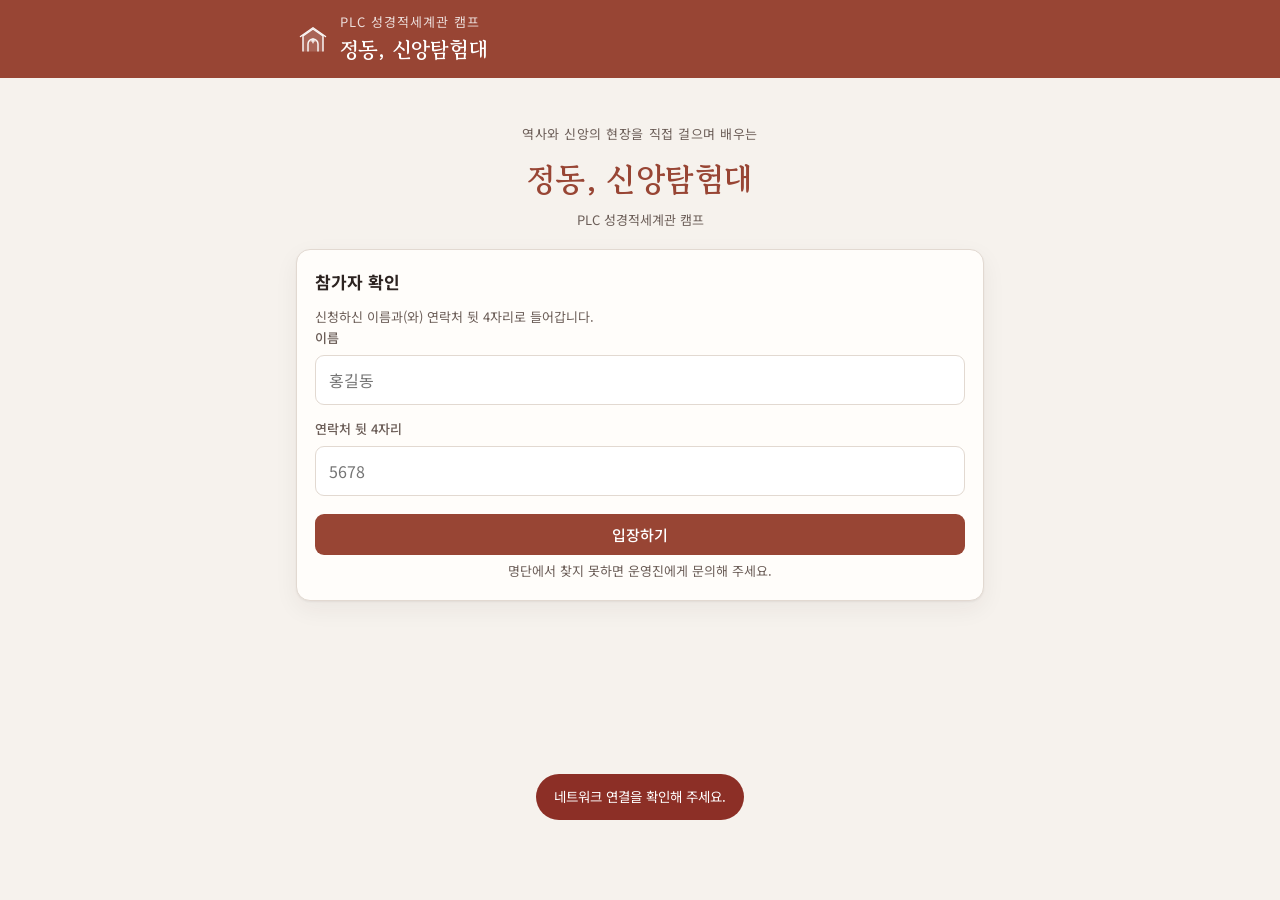
<file: docs/index.html>
<!doctype html>
<html lang="ko">
<head>
<meta charset="utf-8">
<meta name="viewport" content="width=device-width, initial-scale=1, viewport-fit=cover">
<meta name="theme-color" content="#984534">
<meta name="description" content="PLC 정동 가을캠프 · 역사와 신앙의 현장을 직접 걸으며 배우는 신앙탐험대">
<title>정동, 신앙탐험대</title>

<link rel="preconnect" href="https://fonts.googleapis.com">
<link rel="preconnect" href="https://fonts.gstatic.com" crossorigin>
<link rel="stylesheet" href="https://fonts.googleapis.com/css2?family=Gowun+Batang:wght@400;700&family=Noto+Sans+KR:wght@400;500;700&display=swap">
<link rel="stylesheet" href="./assets/css/app.css?v=0b34d026">
<link rel="icon" href="./assets/img/favicon.svg?v=19b65c20" type="image/svg+xml">
<link rel="manifest" href="./manifest.webmanifest?v=0a6b2f38">
</head>
<body>

<header class="appbar">
  <div class="appbar__inner">
    <img class="appbar__mark" src="./assets/img/mark.svg?v=6ea9f32f" alt="" aria-hidden="true">
    <div>
      <p class="appbar__sub" id="brandSub">PLC 성경적세계관 캠프</p>
      <h1 class="appbar__title" id="brandTitle">정동, 신앙탐험대</h1>
    </div>
  </div>
  <p class="ticker" id="ticker" hidden></p>
</header>

<main id="view" class="view">
  <p class="loading">불러오는 중…</p>
</main>

<nav class="tabbar" id="tabbar" hidden aria-label="주 메뉴">
  <button type="button" data-view="home" class="tabbar__btn is-active">
    <span class="tabbar__icon" aria-hidden="true">🏛</span><span>홈</span>
  </button>
  <button type="button" data-view="course" class="tabbar__btn">
    <span class="tabbar__icon" aria-hidden="true">🧭</span><span>코스</span>
  </button>
  <button type="button" data-view="journal" class="tabbar__btn">
    <span class="tabbar__icon" aria-hidden="true">📓</span><span>탐험일지</span>
  </button>
  <button type="button" data-view="me" class="tabbar__btn">
    <span class="tabbar__icon" aria-hidden="true">👤</span><span>내 정보</span>
  </button>
</nav>

<div id="toast" class="toast" role="status" aria-live="polite"></div>

<script src="./assets/js/config.js?v=d73985b1"></script>
<script src="./assets/js/api.js?v=f7f1bed7"></script>
<script src="./assets/js/ui.js?v=236ef398"></script>
<script src="./assets/js/app.js?v=f0e8956a"></script>
</body>
</html>
</file>
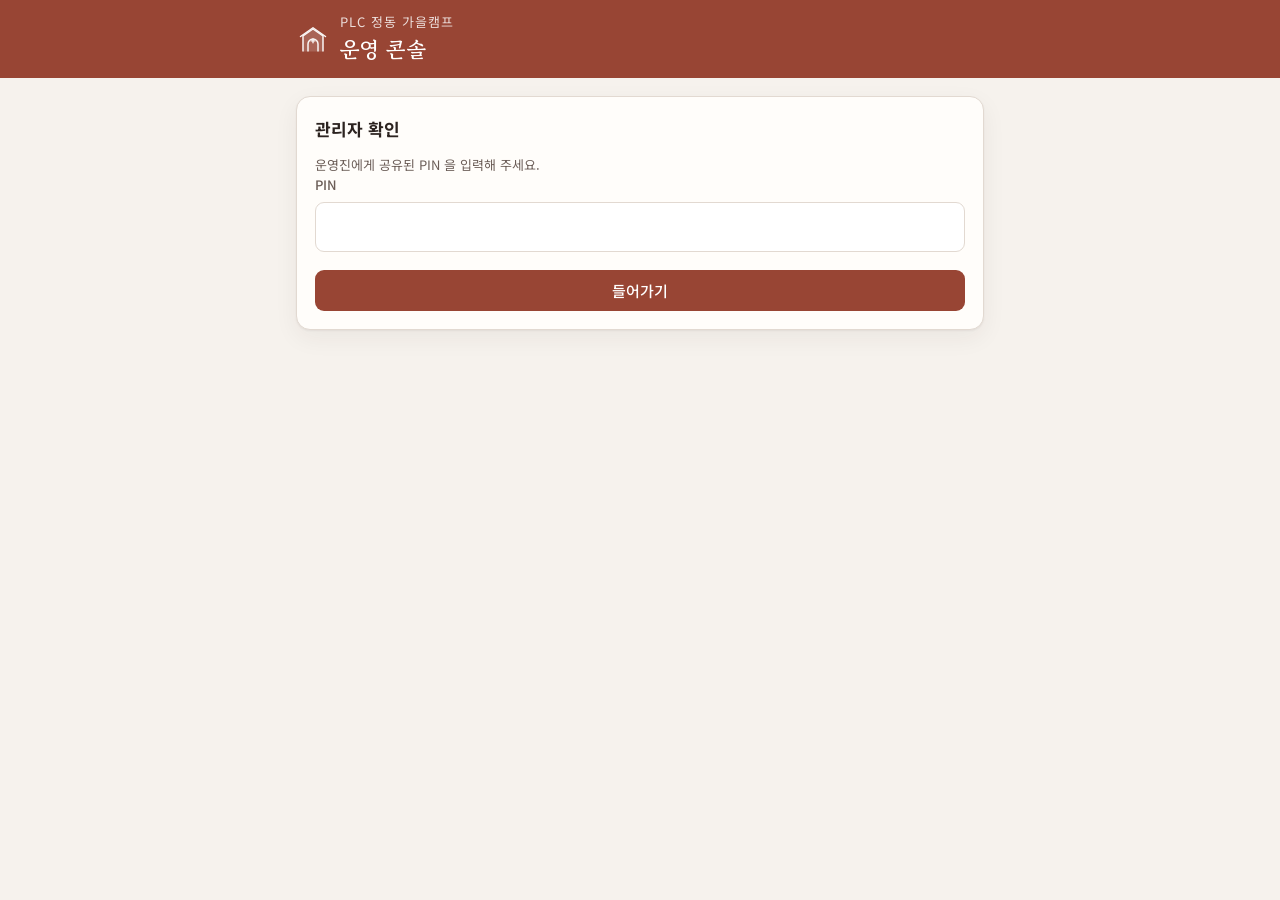
<file: docs/admin.html>
<!doctype html>
<html lang="ko">
<head>
<meta charset="utf-8">
<meta name="viewport" content="width=device-width, initial-scale=1, viewport-fit=cover">
<meta name="theme-color" content="#984534">
<meta name="robots" content="noindex, nofollow">
<title>운영 콘솔 · 정동 신앙탐험대</title>

<link rel="preconnect" href="https://fonts.googleapis.com">
<link rel="preconnect" href="https://fonts.gstatic.com" crossorigin>
<link rel="stylesheet" href="https://fonts.googleapis.com/css2?family=Gowun+Batang:wght@400;700&family=Noto+Sans+KR:wght@400;500;700&display=swap">
<link rel="stylesheet" href="./assets/css/app.css?v=0b34d026">
<link rel="icon" href="./assets/img/favicon.svg?v=19b65c20" type="image/svg+xml">
</head>
<body>

<header class="appbar">
  <div class="appbar__inner">
    <img class="appbar__mark" src="./assets/img/mark.svg?v=6ea9f32f" alt="" aria-hidden="true">
    <div>
      <p class="appbar__sub">PLC 정동 가을캠프</p>
      <h1 class="appbar__title">운영 콘솔</h1>
    </div>
  </div>
</header>

<main id="view" class="view">
  <p class="loading">불러오는 중…</p>
</main>

<nav class="tabbar" id="tabbar" hidden aria-label="주 메뉴">
  <button type="button" data-view="review" class="tabbar__btn is-active">
    <span class="tabbar__icon" aria-hidden="true">✅</span><span>일지 검수</span>
  </button>
  <button type="button" data-view="notice" class="tabbar__btn">
    <span class="tabbar__icon" aria-hidden="true">📢</span><span>공지</span>
  </button>
  <button type="button" data-view="progress" class="tabbar__btn">
    <span class="tabbar__icon" aria-hidden="true">🧭</span><span>진행 현황</span>
  </button>
  <button type="button" data-view="awards" class="tabbar__btn">
    <span class="tabbar__icon" aria-hidden="true">🏆</span><span>시상</span>
  </button>
  <button type="button" data-view="fee" class="tabbar__btn">
    <span class="tabbar__icon" aria-hidden="true">💳</span><span>회비</span>
  </button>
  <button type="button" data-view="settings" class="tabbar__btn">
    <span class="tabbar__icon" aria-hidden="true">⚙️</span><span>설정</span>
  </button>
</nav>

<div id="toast" class="toast" role="status" aria-live="polite"></div>

<script src="./assets/js/config.js?v=d73985b1"></script>
<script src="./assets/js/api.js?v=f7f1bed7"></script>
<script src="./assets/js/ui.js?v=236ef398"></script>
<script src="./assets/js/admin.js?v=0509a871"></script>
</body>
</html>
</file>
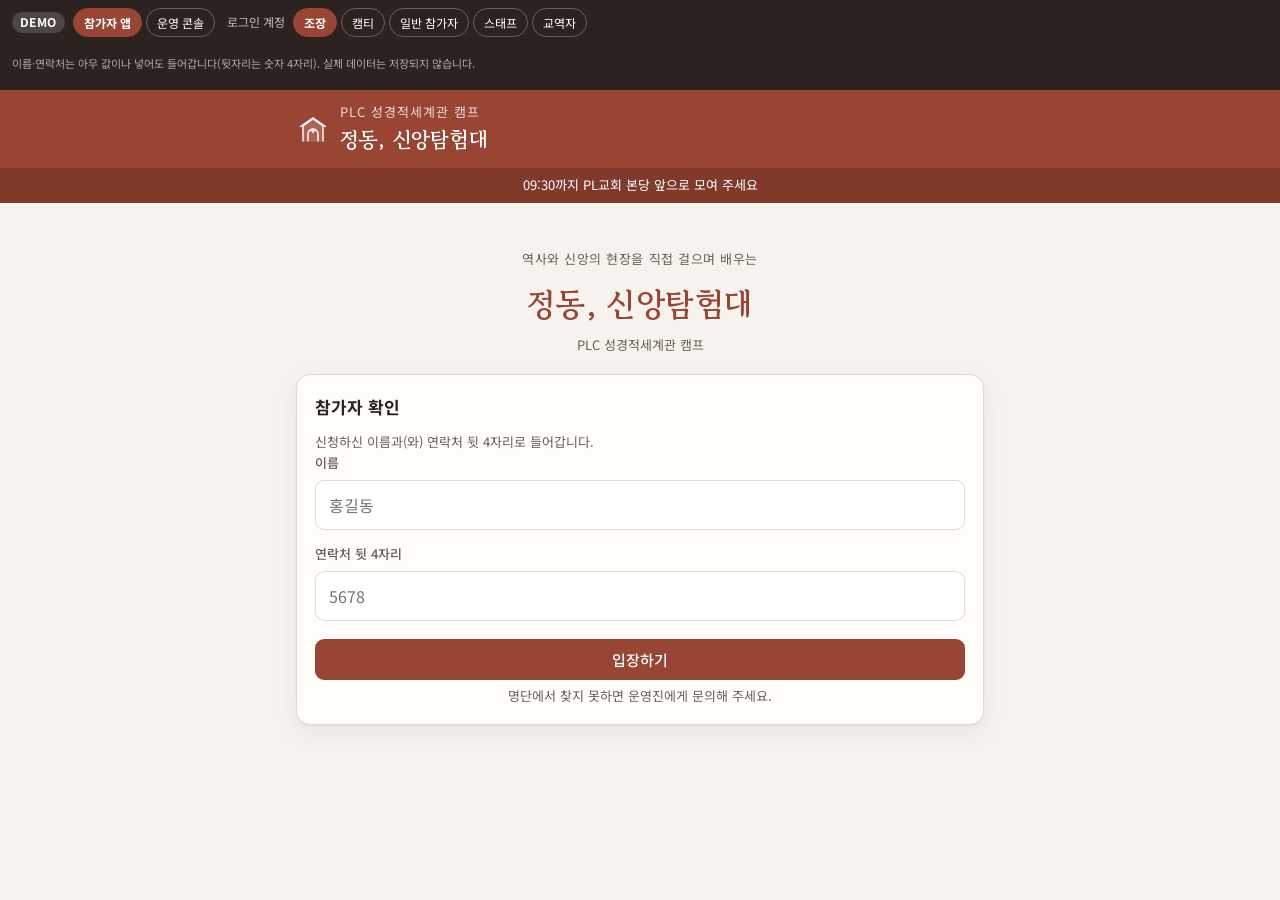
<file: docs/demo.html>
<!doctype html>
<html lang="ko">
<head>
<meta charset="utf-8">
<meta name="viewport" content="width=device-width, initial-scale=1, viewport-fit=cover">
<meta name="theme-color" content="#984534">
<meta name="robots" content="noindex, nofollow">
<title>정동, 신앙탐험대</title>

<link rel="preconnect" href="https://fonts.googleapis.com">
<link rel="preconnect" href="https://fonts.gstatic.com" crossorigin>
<link rel="stylesheet" href="https://fonts.googleapis.com/css2?family=Gowun+Batang:wght@400;700&family=Noto+Sans+KR:wght@400;500;700&display=swap">
<link rel="icon" href="[data-uri]" type="image/svg+xml">

<style>
/*
   ────────────────────────────────────────────────────────────────
    app.css · v26 · 2026-11-10
   ────────────────────────────────────────────────────────────────
    변경 이력 (최근 5건 — 전체는 docs-dev/spec/DECISIONS.md · git log)
     v26   2026-11-10  지점 점수 칸(0~100)·⭐ 표시 (D-090)
     v25   2026-11-07  표로 보기: 머리 고정 · 조 칸 두 줄 · 상태와 시각 한 줄 (D-088)
     v25   2026-11-07  일지 검수 체크해서 골라 승인 (D-083) · 소식 없는 조 이름 단추·스크롤 (D-084) · 완료 대기 안내 (D-085)
     v23.9 2026-10-31  지점 칸 넷이 한 줄, 안 되면 둘씩 · 이름이 가운데서 안 갈라지게 (D-077)
     v23.8 2026-10-31  지점별 도착·완료 한 줄씩 (D-076)

    버전: vN = GAS 배포 번호. vN.k = 서버는 vN 그대로 두고 앱·도구만 고친 k번째.
          — 는 버전 기록을 시작하기 전(v12 이전)의 변경.
    🔴 이 파일을 고치면 맨 위 줄(이름·버전·날짜)과 이력을 함께 고친다 (CLAUDE.md).
   ────────────────────────────────────────────────────────────────
*/


/* ==========================================================================
   PLC 정동 가을캠프 — 신앙탐험대
   브랜드: 붉은벽돌 #984534 / 회색담벼락 #c2c2c2  (docs-dev/brand/BRAND.md)
   모바일 우선. 현장에서 한 손으로 쓰는 화면이 기준이다.
   ========================================================================== */

:root {
  --brick: #984534;
  --brick-dark: #7a3729;
  --brick-light: #b9705f;
  --wall: #c2c2c2;
  --paper: #f6f2ed;
  --paper-2: #fffdfa;
  --ink: #2c2320;
  --ink-2: #6b5d57;
  --line: #e2d9d1;
  --ok: #3f7d5a;
  --warn: #b8863b;

  --radius: 14px;
  --radius-sm: 9px;
  --shadow: 0 1px 2px rgba(44, 35, 32, .06), 0 8px 24px rgba(44, 35, 32, .06);
  --font-serif: 'Gowun Batang', 'Nanum Myeongjo', serif;
  --font-sans: 'Noto Sans KR', -apple-system, BlinkMacSystemFont, 'Segoe UI', sans-serif;

  --appbar-h: 64px;
  --tabbar-h: 62px;
}

* { box-sizing: border-box; }

/* display 를 지정한 요소(.tabbar 의 flex 등)가 [hidden] 을 덮어쓰는 걸 막는다.
   JS 는 el.hidden 으로만 표시를 토글하므로 이 규칙이 없으면 숨김이 먹지 않는다. */
[hidden] { display: none !important; }

html, body {
  margin: 0;
  padding: 0;
  background: var(--paper);
  color: var(--ink);
  font-family: var(--font-sans);
  font-size: 16px;
  line-height: 1.6;
  -webkit-text-size-adjust: 100%;
}

img { max-width: 100%; display: block; }
a { color: var(--brick); }

/* ------------------------------------------------------------------ 앱바 */

.appbar {
  position: sticky;
  top: 0;
  z-index: 20;
  background: var(--brick);
  color: #fff;
  padding-top: env(safe-area-inset-top);
}
.appbar__inner {
  display: flex;
  align-items: center;
  gap: 12px;
  padding: 12px 18px;
  max-width: 720px;
  margin: 0 auto;
}
.appbar__mark { width: 30px; height: 30px; opacity: .95; }
.appbar__sub {
  margin: 0;
  font-size: 13px;
  letter-spacing: .08em;
  opacity: .82;
}
.appbar__title {
  margin: 0;
  font-family: var(--font-serif);
  font-size: 21px;
  font-weight: 700;
  letter-spacing: .01em;
}
.ticker {
  margin: 0;
  padding: 7px 18px;
  background: rgba(0, 0, 0, .16);
  font-size: 13px;
  text-align: center;
}

/* ------------------------------------------------------------------ 레이아웃 */

.view {
  max-width: 720px;
  margin: 0 auto;
  padding: 18px 16px calc(var(--tabbar-h) + 28px + env(safe-area-inset-bottom));
}
body.is-auth .view { padding-bottom: calc(var(--tabbar-h) + 28px + env(safe-area-inset-bottom)); }

.section-head { margin: 4px 2px 14px; }
/* 제목·지점명은 고딕 굵게 — 명조의 가는 획은 햇빛 아래에서 날아간다 (D-058). 앱바·로그인 제목은 브랜드라 명조 */
.section-head h2 {
  margin: 0;
  font-family: var(--font-sans);
  font-weight: 700;
  font-size: 20px;
}

.loading, .empty {
  padding: 34px 12px;
  text-align: center;
  color: var(--ink-2);
  font-size: 14px;
}

/* ------------------------------------------------------------------ 히어로 (로그인) */

.hero { padding: 28px 6px 18px; text-align: center; }
.hero__eyebrow { margin: 0 0 8px; font-size: 13px; color: var(--ink-2); letter-spacing: .04em; }
.hero__title {
  margin: 0;
  font-family: var(--font-serif);
  font-size: 32px;
  color: var(--brick);
  letter-spacing: .02em;
}
.hero__sub { margin: 6px 0 0; font-size: 13px; color: var(--ink-2); }

/* ------------------------------------------------------------------ 카드 */

.card {
  background: var(--paper-2);
  border: 1px solid var(--line);
  border-radius: var(--radius);
  box-shadow: var(--shadow);
  padding: 18px;
  margin-bottom: 14px;
}
.card__title {
  margin: 0 0 12px;
  font-family: var(--font-sans);
  font-size: 17px;
  font-weight: 700;
}
.card__eyebrow { margin: 0 0 4px; font-size: 13px; color: var(--ink-2); }
.card__foot {
  margin: 14px 0 0;
  padding-top: 12px;
  border-top: 1px dashed var(--line);
  font-size: 13px;
  color: var(--ink-2);
}
.card--team { border-left: 5px solid var(--team-color, var(--brick)); }
.card--form .field:last-of-type { margin-bottom: 18px; }

/* 이름 | 값 표. 이름 칸은 **가장 긴 이름에 맞추고**(너비의 45% 까지) 모든 값이 한 줄로 맞춰 선다.
   예전엔 54px 고정이라 "참여 일자" 가 "참여 일 / 자" 로 글자 중간에서 끊겼다 (D-069).
   그래도 넘치면 띄어쓰기에서만 줄을 바꾼다(keep-all). 줄 div 는 표에서 빠진다(contents) — 칸이 바로 격자에 선다. */
.kv { margin: 0; display: grid; grid-template-columns: fit-content(45%) minmax(0, 1fr); gap: 8px 12px; font-size: 14px; }
.kv > div { display: contents; }
.kv dt { margin: 0; min-width: 3.5em; color: var(--ink-2); word-break: keep-all; }
.kv dd { margin: 0; min-width: 0; font-weight: 500; overflow-wrap: anywhere; }

/* ------------------------------------------------------------------ 폼 */

.field { display: block; margin-bottom: 14px; }
.field__label {
  display: block;
  margin-bottom: 6px;
  font-size: 13px;
  font-weight: 500;
  color: var(--ink-2);
}
.field__label em { font-style: normal; opacity: .7; font-weight: 400; }

.input {
  width: 100%;
  padding: 12px 13px;
  border: 1px solid var(--line);
  border-radius: var(--radius-sm);
  background: #fff;
  color: var(--ink);
  font-family: inherit;
  font-size: 16px; /* iOS 자동 확대 방지 */
  line-height: 1.5;
}
.input:focus {
  outline: none;
  border-color: var(--brick);
  box-shadow: 0 0 0 3px rgba(152, 69, 52, .12);
}
textarea.input { resize: vertical; min-height: 96px; }

/* 회차는 2개로 정해져 있지 않다 (사전답사 등). 3개부터는 다음 줄로 넘긴다 —
   좁은 화면에서 셋을 한 줄에 욱여넣으면 라벨이 칸 안에서 눌린다. */
.seg { display: flex; flex-wrap: wrap; gap: 8px; }
.seg__item { flex: 1 1 140px; position: relative; }
.seg__item input { position: absolute; opacity: 0; pointer-events: none; }
.seg__item span {
  display: block;
  padding: 11px 8px;
  border: 1px solid var(--line);
  border-radius: var(--radius-sm);
  background: #fff;
  text-align: center;
  font-size: 14px;
  cursor: pointer;
}
.seg__item span em { display: block; font-style: normal; font-size: 13px; color: var(--ink-2); }
.seg__item input:checked + span {
  border-color: var(--brick);
  background: var(--brick);
  color: #fff;
}
.seg__item input:checked + span em { color: rgba(255, 255, 255, .8); }
.seg__item input:focus-visible + span { box-shadow: 0 0 0 3px rgba(152, 69, 52, .2); }

.check { display: flex; align-items: center; gap: 8px; font-size: 14px; margin-bottom: 12px; }

.filepick {
  display: block;
  padding: 13px;
  border: 1px dashed var(--wall);
  border-radius: var(--radius-sm);
  background: #fff;
  text-align: center;
  font-size: 14px;
  color: var(--ink-2);
  cursor: pointer;
}
.filepick--sm { padding: 9px; font-size: 13px; margin-bottom: 8px; }

/* 사진 고르기 버튼 줄. 지금은 갤러리 하나(D-060) — 하나여도 줄을 채운다. */
.filepick-row { display: flex; flex-wrap: wrap; gap: 8px; }
.filepick-row .filepick { flex: 1 1 140px; }

/* 고른 사진 (D-064) — 네 칸 썸네일, 사진마다 ✕. 수정 화면의 지금 사진은 "빼기" 를 고르면 흐려진다. */
.photo-picks { display: grid; grid-template-columns: repeat(4, minmax(0, 1fr)); gap: 6px; margin: 10px 0 8px; }
.photo-pick { position: relative; margin: 0; }
.photo-pick img {
  display: block; width: 100%; aspect-ratio: 1; object-fit: cover;
  border-radius: var(--radius-sm); border: 1px solid var(--line); background: #eee;
}
.photo-pick__x {
  position: absolute; top: 3px; right: 3px; width: 30px; height: 30px; padding: 0;
  border: 0; border-radius: 50%; background: rgba(44, 35, 32, .72); color: #fff; font-size: 14px; cursor: pointer;
}
.photo-pick--old { cursor: pointer; }
.photo-pick__out { display: flex; align-items: center; justify-content: center; gap: 4px; margin-top: 4px; font-size: 13px; }
.photo-pick--old:has(input:checked) img { opacity: .35; }
.filepick.is-full { opacity: .5; cursor: default; }

.hint { margin: 6px 0 0; font-size: 13px; color: var(--ink-2); }
.hint--center { text-align: center; }

/* ------------------------------------------------------------------ 버튼 */

.btn {
  display: inline-flex;
  align-items: center;
  justify-content: center;
  gap: 6px;
  padding: 12px 16px;
  border: 1px solid transparent;
  border-radius: var(--radius-sm);
  background: none;
  font-family: inherit;
  font-size: 15px;
  font-weight: 500;
  line-height: 1;
  cursor: pointer;
  transition: background .12s, border-color .12s, opacity .12s;
}
.btn:disabled { opacity: .55; cursor: default; }
.btn--primary { background: var(--brick); color: #fff; }
.btn--primary:not(:disabled):active { background: var(--brick-dark); }
.btn--ghost { border-color: var(--line); background: #fff; color: var(--ink); }
.btn--ghost:not(:disabled):active { background: #f2ece6; }
.btn--danger { background: #a33; color: #fff; }
.btn--danger-text { color: #a33; }
.btn--block { width: 100%; }
.btn--sm { padding: 8px 12px; font-size: 13px; }

/* ------------------------------------------------------------------ 칩 / 배지 */

.chip {
  display: inline-block;
  padding: 3px 9px;
  border-radius: 999px;
  font-size: 13px;
  font-weight: 500;
  line-height: 1.6;
  white-space: nowrap;
}
.chip--wait { background: #efe9e3; color: var(--ink-2); }
.chip--here { background: #f6ecd8; color: var(--warn); }
.chip--done { background: #e3efe7; color: var(--ok); }
.chip--reject { background: #f7e3e0; color: #a33; }

.badge {
  display: inline-block;
  padding: 2px 7px;
  border-radius: 5px;
  background: var(--brick);
  color: #fff;
  font-size: 13px;
  font-weight: 500;
  vertical-align: middle;
}

/* ------------------------------------------------------------------ 공지 / 타임라인 */

.notice { padding: 12px 0; border-bottom: 1px dashed var(--line); }
.notice:last-child { border-bottom: 0; padding-bottom: 0; }
.notice:first-child { padding-top: 0; }
.notice h3 { margin: 0 0 4px; font-size: 15px; }
.notice p { margin: 0; font-size: 15px; color: var(--ink-2); }
.notice a.tel { font-weight: 700; white-space: nowrap; }
.notice--pinned h3::before { content: '📌 '; }

.timeline { list-style: none; margin: 0; padding: 0; }
.timeline__row {
  display: flex;
  gap: 12px;
  padding: 9px 0;
  border-bottom: 1px dashed var(--line);
}
.timeline__row:last-child { border-bottom: 0; }
.timeline__time {
  flex: none;
  width: 86px;
  font-size: 13px;
  color: var(--ink-2);
  font-variant-numeric: tabular-nums;
  padding-top: 2px;
}
.timeline__body { font-size: 15px; }
.timeline__body em { font-style: normal; font-size: 13px; color: var(--ink-2); margin-left: 6px; }
.timeline__note { display: block; font-size: 13px; color: var(--ink-2); }

/* ------------------------------------------------------------------ 코스 */

.cp {
  background: var(--paper-2);
  border: 1px solid var(--line);
  border-left: 5px solid var(--wall);
  border-radius: var(--radius);
  box-shadow: var(--shadow);
  padding: 16px;
  margin-bottom: 12px;
}
.cp--here { border-left-color: var(--warn); }
.cp--done { border-left-color: var(--ok); }
/* 화면은 이미 바뀌었지만 아직 서버에 안 갔다. 숨기면 화면이 거짓말이 된다. */
.cp.is-saving { opacity: .72; }

.cp__head { display: flex; align-items: flex-start; gap: 11px; }
.cp__head > div { flex: 1; min-width: 0; }
.cp__no {
  flex: none;
  width: 26px;
  height: 26px;
  border-radius: 50%;
  background: var(--brick);
  color: #fff;
  font-size: 13px;
  display: grid;
  place-items: center;
  margin-top: 2px;
}
.cp__name { margin: 0; font-family: var(--font-sans); font-weight: 700; font-size: 17px; line-height: 1.45; }
.cp__sum { margin: 2px 0 0; font-size: 13px; color: var(--ink-2); }
.cp__desc { margin: 12px 0 0; font-size: 16px; }
.cp__mission {
  margin: 10px 0 0;
  padding: 10px 12px;
  background: #f6f0e8;
  border-radius: var(--radius-sm);
  font-size: 15px;
}
.cp__mission strong { color: var(--brick); margin-right: 4px; }
/* 미션의 ※ 주의·범위 줄 (D-061) — 미션 카드의 빨간 글씨 */
.cp__mission-note { color: #a33; font-weight: 500; }
/* 서버에 들어간 기록 — 토스트가 사라져도 카드에 남는다 (D-058) */
.cp__saved { margin: 3px 0 0; font-size: 13px; font-weight: 500; color: var(--ok); }
.cp__saved.is-pending { color: var(--warn); }
.cp__times { margin: 10px 0 0; font-size: 13px; color: var(--ink-2); font-variant-numeric: tabular-nums; }
.cp__links { display: flex; align-items: center; flex-wrap: wrap; gap: 8px; margin-top: 12px; }
.cp__hours { font-size: 13px; color: var(--ink-2); }
.cp__actions {
  display: flex;
  gap: 8px;
  margin-top: 12px;
  padding-top: 12px;
  border-top: 1px dashed var(--line);
}
.cp__actions .btn { flex: 1; }

/* ------------------------------------------------------------------ 탐험일지 */

/* 탭이 넷 이상(전체 + 회차들)이 될 수 있다. 좁은 화면에서 줄을 바꾼다 — .seg 와 같은 방식(D-026). */
.tabs { display: flex; flex-wrap: wrap; gap: 8px; margin: 4px 0 14px; }
.tab {
  flex: 1 1 96px;
  padding: 9px;
  border: 1px solid var(--line);
  border-radius: var(--radius-sm);
  background: #fff;
  font-family: inherit;
  font-size: 13.5px;
  color: var(--ink-2);
  cursor: pointer;
}
.tab.is-active { background: var(--brick); border-color: var(--brick); color: #fff; }

.grid { display: grid; gap: 12px; }
@media (min-width: 560px) { .grid { grid-template-columns: 1fr 1fr; } }

.jcard {
  background: var(--paper-2);
  border: 1px solid var(--line);
  border-radius: var(--radius);
  box-shadow: var(--shadow);
  overflow: hidden;
}
.jcard--editing { grid-column: 1 / -1; }
.jcard__photo { display: block; }
.jcard__photo img { width: 100%; aspect-ratio: 4 / 3; object-fit: cover; background: #eee; }
/* 여러 장 (D-064) — 옆으로 넘기는 띠. 다음 장이 조금 보여 넘길 수 있다는 걸 알린다. 장수 표시는 띠 밖. */
.jcard__gallery { position: relative; }
.jcard__photos { display: flex; gap: 4px; overflow-x: auto; scroll-snap-type: x mandatory; scrollbar-width: none; }
.jcard__photos::-webkit-scrollbar { display: none; }
.jcard__photos .jcard__photo { flex: 0 0 88%; scroll-snap-align: start; }
.jcard__count {
  position: absolute; right: 8px; bottom: 8px; padding: 2px 9px; border-radius: 999px;
  background: rgba(44, 35, 32, .72); color: #fff; font-size: 13px; pointer-events: none;
}
/* 띠 ‹ › (D-073) — PC 에는 손가락이 없다. 뷰어에서도 같은 버튼을 쓴다. */
.gal-btn {
  position: absolute; top: 50%; z-index: 2; transform: translateY(-50%);
  width: 44px; height: 44px; padding: 0; border: 0; border-radius: 50%;
  background: rgba(44, 35, 32, .55); color: #fff; font-size: 28px; line-height: 40px; cursor: pointer;
}
.gal-btn--prev { left: 8px; }
.gal-btn--next { right: 8px; }

/* 사진 크게 보기 (D-073) — 옆으로 넘기는 띠. 사진 바깥을 누르면 닫힌다. */
body.is-viewing { overflow: hidden; }
/* z-index: 모달(70)·데모 바(90) 위, 실측 패널(120) 아래 */
.viewer { position: fixed; inset: 0; z-index: 100; background: rgba(20, 16, 14, .94); }
.viewer__strip {
  display: flex; height: 100%; overflow-x: auto; scroll-snap-type: x mandatory;
  scrollbar-width: none; overscroll-behavior: contain;
}
.viewer__strip::-webkit-scrollbar { display: none; }
.viewer__slide {
  flex: 0 0 100%; height: 100%; margin: 0; padding: 60px 12px; box-sizing: border-box;
  display: flex; align-items: center; justify-content: center; scroll-snap-align: center;
}
.viewer__slide img { max-width: 100%; max-height: 100%; object-fit: contain; }
.viewer__close {
  position: absolute; top: calc(10px + env(safe-area-inset-top)); right: 10px;
  width: 44px; height: 44px; padding: 0; border: 0; border-radius: 50%;
  background: rgba(255, 255, 255, .16); color: #fff; font-size: 20px; cursor: pointer;
}
.viewer__count {
  position: absolute; left: 50%; bottom: calc(14px + env(safe-area-inset-bottom)); transform: translateX(-50%);
  margin: 0; padding: 3px 12px; border-radius: 999px; background: rgba(255, 255, 255, .16); color: #fff; font-size: 14px;
}
.jcard__body { padding: 14px; }
.jcard__meta { margin: 0 0 6px; font-size: 13px; color: var(--ink-2); }
.jcard__meta strong { color: var(--ink); font-weight: 500; }
/* 글의 조 (D-057) — 작성자 이름 옆 작은 꼬리표 */
.jcard__group {
  display: inline-block; padding: 0 7px; border: 1px solid var(--line); border-radius: 999px;
  background: #fff; color: var(--ink-2); font-size: 13px; line-height: 1.6; vertical-align: 1px;
}
.draft-hint { margin: -4px 0 12px; color: var(--ok); }
.jcard__text { margin: 0; font-size: 15px; white-space: normal; }
.jcard__reject {
  margin: 8px 0 0;
  font-size: 13px;
  color: #a33;
  background: #f9eeec;
  padding: 8px 10px;
  border-radius: var(--radius-sm);
}
.jcard__actions { display: flex; align-items: center; gap: 8px; margin-top: 12px; }
/* 검수 — 체크해서 골라 승인 (D-083). 폰에서 누르기 쉽게 칸을 넉넉히, 고른 카드는 테두리로 */
.jcard__pick { display: inline-flex; align-items: center; gap: 6px; min-height: 36px; margin-right: auto; font-size: 14px; cursor: pointer; }
.jcard__pick input { width: 20px; height: 20px; margin: 0; accent-color: var(--brick); }
.jcard:has([data-pick]:checked) { outline: 2px solid var(--brick); outline-offset: -2px; }
.jcard__role { font-size: 13px; color: var(--ink-2); }

.members { list-style: none; margin: 0; padding: 0; }
.members li {
  display: flex;
  align-items: center;
  gap: 8px;
  padding: 9px 0;
  border-bottom: 1px dashed var(--line);
  font-size: 14.5px;
}
.members li:last-child { border-bottom: 0; }
.members li > span:first-child { flex: 1; }

.fee { margin: 0 0 6px; }

/* ------------------------------------------------------------------ 탭바 */

.tabbar {
  position: fixed;
  left: 0;
  right: 0;
  bottom: 0;
  z-index: 20;
  display: flex;
  background: var(--paper-2);
  border-top: 1px solid var(--line);
  padding-bottom: env(safe-area-inset-bottom);
}
.tabbar__btn {
  flex: 1;
  display: flex;
  flex-direction: column;
  align-items: center;
  gap: 2px;
  padding: 9px 4px;
  border: 0;
  background: none;
  font-family: inherit;
  font-size: 13px;
  color: var(--ink-2);
  cursor: pointer;
}
.tabbar__icon { font-size: 19px; line-height: 1.2; filter: grayscale(1); opacity: .55; }
.tabbar__btn.is-active { color: var(--brick); font-weight: 700; }
.tabbar__btn.is-active .tabbar__icon { filter: none; opacity: 1; }

/* ------------------------------------------------------------------ 토스트 / 모달 */

.toast {
  position: fixed;
  left: 50%;
  bottom: calc(var(--tabbar-h) + 18px + env(safe-area-inset-bottom));
  transform: translate(-50%, 14px);
  z-index: 60;
  max-width: min(92vw, 460px);
  padding: 12px 18px;
  border-radius: 999px;
  background: rgba(44, 35, 32, .94);
  color: #fff;
  font-size: 13.5px;
  text-align: center;
  opacity: 0;
  pointer-events: none;
  transition: opacity .18s, transform .18s;
}
.toast.show { opacity: 1; transform: translate(-50%, 0); }
.toast--error { background: #8c2f26; }

.modal {
  position: fixed;
  inset: 0;
  z-index: 70;
  display: grid;
  place-items: center;
  padding: 24px;
  background: rgba(44, 35, 32, .45);
}
.modal__panel {
  width: 100%;
  max-width: 360px;
  background: var(--paper-2);
  border-radius: var(--radius);
  padding: 22px;
}
.modal__msg { margin: 0 0 18px; font-size: 14.5px; }
.modal__actions { display: flex; gap: 8px; }
.modal__actions .btn { flex: 1; }

/* ------------------------------------------------------------------ 관리자 */

.admin-table { width: 100%; border-collapse: collapse; font-size: 13px; }
.admin-table th, .admin-table td {
  padding: 8px 10px;
  border-bottom: 1px solid var(--line);
  text-align: left;
  white-space: nowrap;
}
.admin-table th { background: #f2ece6; font-weight: 500; color: var(--ink-2); }
/* <small> 은 기본 0.83배라 13px 하한을 밑돈다 (D-050) — 크기는 두고 색으로만 덜어 낸다. */
.admin-table small { font-size: 13px; color: var(--ink-2); }
.table-scroll { overflow-x: auto; -webkit-overflow-scrolling: touch; }

@media (prefers-reduced-motion: reduce) {
  * { transition: none !important; animation: none !important; }
}

/* ---- 실측 패널 (?perf=1). 참가자에게는 렌더되지 않는다 — D-030 ---- */
.perf {
  /* 탭바(z-index 20, 화면 맨 아래) **위에** 앉는다.
     그리고 body 에 그만큼 아래 여백을 줘 화면 요소를 가리지 않게 한다 —
     안 그러면 로그인 버튼이 패널에 덮여 **눌리지 않는다**(실제로 테스트가 잡았다). */
  position: fixed; left: 8px; right: 8px;
  bottom: calc(var(--perf-bottom, 8px)); z-index: 120;
  padding: 10px 12px;
  border-radius: var(--radius-sm);
  background: rgba(30, 24, 22, .94); color: #fff;
  font-size: 12px; line-height: 1.5;
  box-shadow: 0 6px 24px rgba(0,0,0,.28);
}
.perf[hidden] { display: none; }
.perf__head { margin: 0 0 6px; font-weight: 700; letter-spacing: .02em; }
.perf__empty { margin: 0; opacity: .7; }
.perf__table { width: 100%; border-collapse: collapse; font-variant-numeric: tabular-nums; }
.perf__table th,
.perf__table td { padding: 2px 0; text-align: right; font-weight: 400; white-space: nowrap; }
.perf__table th { text-align: left; font-weight: 700; padding-right: 8px; }
.perf__table tr.is-over { color: #ffb4a2; }
/* 서버가 스스로 보고한 시간. 중앙값과 나란히 둬야 차이(대기·전송)가 눈에 띈다. */
.perf__srv { opacity: .6; }
.perf__fail { color: #ffb4a2; font-weight: 700; }
.perf__actions { display: flex; gap: 6px; margin-top: 8px; }
.perf__actions button {
  flex: 1; padding: 6px 8px;
  border: 1px solid rgba(255,255,255,.3); border-radius: 999px;
  background: none; color: #fff; font-family: inherit; font-size: 12px; cursor: pointer;
}
/* 클립보드가 없을 때 쓰는 복사용 임시 요소. 화면에 보이면 안 된다. */
.perf__copy { position: fixed; left: -9999px; top: 0; opacity: 0; }

/* 비활성 회차 탭. 숨기지 않고 **꺼져 있음을 보여 준다** — 운영진은 데이터를 계속 본다 (D-031). */
.tab.is-off { opacity: .55; }
.tab.is-off small {
  display: block; font-size: 13px; letter-spacing: .02em; opacity: .8;
}

/* ==========================================================================
   D-050 — 사전답사 전 화면 정리 (v15.1)
   🔴 글자는 13px 아래로 내리지 않는다 — 장년부 회차가 있다. 예외는 ?perf=1 패널뿐.
   ========================================================================== */

.btn--text {
  padding: 8px 4px; border: 0; background: none;
  color: var(--ink-2); font-size: 13px; text-decoration: underline; text-underline-offset: 3px;
}

/* ---- 홈: 지금 · 다음 ---- */
.now-card { border-left: 5px solid var(--brick); }
.now-card__label { margin: 0 0 2px; font-size: 13px; font-weight: 700; color: var(--brick); }
.now-card__line { margin: 0; font-size: 17px; line-height: 1.45; }
.now-card__time { font-size: 14px; color: var(--ink-2); font-variant-numeric: tabular-nums; }
.now-card__next { margin: 8px 0 0; font-size: 14px; color: var(--ink-2); }
.now-card__course { margin: 10px 0 0; padding-top: 10px; border-top: 1px dashed var(--line); font-size: 14px; }
.now-card--dday .now-card__line strong { color: var(--brick); margin-right: 4px; }
.timeline__row.is-now {
  margin: 0 -10px; padding-left: 10px; padding-right: 10px;
  background: #f6ecd8; border-radius: var(--radius-sm);
}

/* ---- 코스: 진행 요약 · 다음 지점 · 접힌 완료 카드 ---- */
.course-summary {
  display: flex; flex-wrap: wrap; gap: 4px 10px; align-items: baseline;
  margin: 0 0 12px; padding: 12px 14px;
  border-radius: var(--radius); background: var(--paper-2); border: 1px solid var(--line);
  color: var(--ink); text-decoration: none; font-size: 15px;
}
.course-summary__count { font-weight: 700; color: var(--brick); }
/* 출발 안내 (D-063) — 1번 지점 앞. 첫 지점에 도착하면 내려간다. */
.course-start {
  display: flex; align-items: center; gap: 10px;
  margin: 0 0 12px; padding: 12px 14px;
  border: 1px solid var(--line); border-left: 4px solid var(--brick); border-radius: var(--radius-sm);
  background: var(--paper-2); font-size: 15px;
}
.course-start__text { flex: 1; min-width: 0; }
.course-start__text strong { color: var(--brick); }
.cp--next { border-left-color: var(--brick); box-shadow: 0 0 0 2px rgba(152, 69, 52, .18), var(--shadow); }
details.cp > summary { list-style: none; cursor: pointer; }
details.cp > summary::-webkit-details-marker { display: none; }
details.cp:not([open]) { padding-top: 12px; padding-bottom: 12px; }
.cp__actions { align-items: center; }
.cp__actions .cp__next { flex: 1; padding: 14px 16px; font-size: 16px; }
.cp__actions .cp__undo { flex: none; }
/* 도착 3분 안에는 완료가 잠긴다 — 언제 열리는지 (D-085) */
.cp__wait { margin: 8px 0 0; font-size: 13px; color: var(--warn); font-weight: 500; }

/* 지점 점수 (D-090) — 스위치가 켜졌을 때만 그린다. 칸은 16px(iOS 확대 방지), 단추는 36px 이상 */
.cp__score { margin: 3px 0 0; font-size: 13px; font-weight: 700; color: var(--warn); }
.score-form {
  display: flex; flex-wrap: wrap; align-items: center; gap: 8px;
  margin-top: 12px; padding-top: 12px; border-top: 1px dashed var(--line);
}
.score-form__label { display: inline-flex; align-items: center; gap: 6px; font-size: 14px; color: var(--ink-2); }
.score-form__input { width: 92px; min-height: 40px; padding: 8px 10px; font-size: 16px; font-variant-numeric: tabular-nums; }
.score-form__max { font-size: 13px; }
.score-form .btn--sm { min-height: 36px; }
.score-form__note { flex-basis: 100%; font-size: 13px; color: var(--ink-2); }

/* ---- 운영콘솔: 조별 진행 카드 ---- */
.team-alert {
  margin: 0 0 12px; padding: 10px 14px; border-radius: var(--radius-sm);
  background: #f7e3e0; color: #8c2f26; font-size: 14px; font-weight: 500;
}
.team-alert p { margin: 0; }
/* 어느 조인지 (D-084) — 누르면 그 조 카드로. 폰에서 누르기 쉽게 36px 이상 */
.team-alert__list { display: flex; flex-wrap: wrap; gap: 6px; margin-top: 8px; }
.team-alert__jump {
  min-height: 36px; padding: 6px 12px; border: 1px solid #d9a39a; border-radius: 999px;
  background: #fff; color: #8c2f26; font-family: inherit; font-size: 14px; font-weight: 700; cursor: pointer;
}
.team-alert__jump small { font-size: 13px; font-weight: 400; }
.team-card { scroll-margin: calc(var(--appbar-h) + 12px) 0 calc(var(--tabbar-h) + 12px); }
.team-card.is-jumped { animation: team-jumped 2.4s ease-out; }
@keyframes team-jumped {
  0%, 50% { box-shadow: 0 0 0 4px rgba(152, 69, 52, .55), var(--shadow); }
  100% { box-shadow: var(--shadow); }
}
/* 카드는 260px 아래로 줄이지 않는다 — 좁히면 지점 이름이 잘린다 (D-059). 폭에 맞춰 1·2·3열 */
.team-grid {
  display: grid; gap: 12px; margin-bottom: 14px;
  grid-template-columns: repeat(auto-fill, minmax(min(260px, 100%), 1fr));
}
.team-card {
  background: var(--paper-2); border: 1px solid var(--line); border-radius: var(--radius);
  box-shadow: var(--shadow); padding: 14px; min-width: 0;
}
.team-card.is-stale { border-color: #d9a39a; background: #fdf6f4; }
.team-card__head { display: flex; justify-content: space-between; align-items: flex-start; gap: 8px; }
.team-card__head strong { font-size: 16px; }
.team-card__meta { display: block; font-size: 13px; color: var(--ink-2); }
.team-card__last { margin: 10px 0 0; font-size: 13px; color: var(--ink-2); }
.team-card.is-stale .team-card__last { color: #8c2f26; font-weight: 700; }
/* 지점은 한 줄에 하나씩 — 번호 · 이름 전체 · 상태와 시각 (D-059) */
.steps { list-style: none; margin: 10px 0 0; padding: 0; display: grid; gap: 4px; }
.step {
  min-width: 0; border-radius: 7px;
  background: #efe9e3; color: var(--ink-2); font-size: 13px; line-height: 1.35;
}
.step--here { background: #f6ecd8; color: #7a5a22; }
.step--done { background: #e3efe7; color: var(--ok); }
.step__row {
  display: grid; grid-template-columns: 18px minmax(0, 1fr) auto; align-items: center; gap: 8px;
  padding: 6px 9px;
}
.step__no { font-weight: 700; font-variant-numeric: tabular-nums; text-align: center; }
.step__name { color: var(--ink); word-break: keep-all; overflow-wrap: anywhere; }
.step__state { font-weight: 700; font-variant-numeric: tabular-nums; white-space: nowrap; }
.step--wait .step__state { font-weight: 400; }
.board-table > summary { cursor: pointer; font-size: 14px; color: var(--ink-2); }

/* 진행표 — 옆으로 밀지 않고 한 화면에 (D-073). 조 칸에 이름·대상·조장·인원을 모으고, 지점 칸은 세 줄로 쌓는다. */
.admin-table--fit { table-layout: fixed; }
.admin-table--fit col.col-team { width: 30%; }
.admin-table--fit th, .admin-table--fit td {
  padding: 6px 4px; vertical-align: top; white-space: normal; word-break: keep-all; overflow-wrap: anywhere;
}
.admin-table--fit small { display: block; }
.admin-table--fit .chip { padding: 2px 6px; }

/* 표로 보기 (D-088) — 머리는 앱바 밑에 붙어 있고, 조 칸은 "장1조 장년부 / 조장 · 인원", 상태와 시각은 한 줄 */
.board-grid thead th {
  position: sticky; top: var(--sticky-top, var(--appbar-h)); z-index: 2;
  vertical-align: top; background: #f2ece6; box-shadow: inset 0 -1px 0 var(--line);
}
.board-grid .th-no { display: block; color: var(--brick); font-weight: 700; }
.board-grid .th-name { display: block; color: var(--ink); line-height: 1.35; }
.board-grid .team-line { display: flex; flex-wrap: wrap; align-items: baseline; gap: 0 6px; }
.board-grid .team-line strong { font-size: 14px; }
.board-grid .team-tag { font-size: 13px; color: var(--ink-2); }
.board-grid .cell-st { display: flex; flex-wrap: wrap; align-items: center; gap: 2px 6px; margin-top: 2px; }
.board-grid .cell-time { font-size: 13px; color: var(--ink); font-variant-numeric: tabular-nums; }
.board-grid .cell-score { font-size: 13px; font-weight: 700; color: var(--warn); font-variant-numeric: tabular-nums; }
.board-grid tbody tr:nth-child(even) td { background: #fbf8f4; }

/* 지점별 현황 (D-073) — 회차마다 앞선·뒤처진 조, 지점마다 도착·완료·체류 */
.spot-stats__session { margin: 14px 0 6px; font-weight: 700; color: var(--brick); }
.spot-stats__session:first-of-type { margin-top: 0; }
.pace { margin: 0 0 10px; padding: 0; list-style: none; font-size: 14px; }
.pace li + li { margin-top: 2px; }
.pace__meta { color: var(--ink-2); }
/* 지점 칸 배치 (D-077) — 넷이 한 줄에 들어가면 넷, 아니면 둘씩. 셋+하나로 남지 않게 폭 단계를 둘로만 나눈다.
   기준은 화면이 아니라 카드 안쪽 폭(컨테이너 쿼리). 컨테이너 쿼리를 모르는 옛 브라우저는 둘씩. */
.spot-stats { container-type: inline-size; }
.spot-grid { display: grid; gap: 8px; grid-template-columns: repeat(2, minmax(0, 1fr)); }
@container (min-width: 600px) { .spot-grid { grid-template-columns: repeat(4, minmax(0, 1fr)); } }
@container (max-width: 279px) { .spot-grid { grid-template-columns: minmax(0, 1fr); } }
.spot { padding: 10px 12px; border: 1px solid var(--line); border-radius: var(--radius-sm); background: #fff; min-width: 0; }
.spot p { margin: 0; font-size: 13px; color: var(--ink-2); }
.spot .spot__name { font-size: 14px; font-weight: 700; color: var(--ink); word-break: keep-all; overflow-wrap: anywhere; }
/* 도착·완료(D-076)와 체류(D-075) — 한 줄씩, "도착 | 4/4" · "최단 | 20분 · 4조".
   줄 div 는 격자에서 빠져 이름 칸·값 칸이 바로 선다(.kv 와 같은 방식). */
.spot .spot__cap { margin-top: 6px; padding-top: 6px; border-top: 1px dashed var(--line); }
.spot__nums, .spot__stay { margin: 2px 0 0; display: grid; grid-template-columns: auto minmax(0, 1fr); gap: 1px 8px; font-size: 13px; }
.spot__nums { font-size: 14px; }
.spot__nums > div, .spot__stay > div { display: contents; }
.spot__nums dt, .spot__stay dt { color: var(--ink-2); }
.spot__nums dd, .spot__stay dd { margin: 0; min-width: 0; color: var(--ink); word-break: keep-all; overflow-wrap: anywhere; }
.spot__nums strong, .spot__stay dd strong { font-variant-numeric: tabular-nums; }
.spot__here { color: var(--ink-2); }
/* 한 덩어리로 줄을 바꾼다 (D-077) — "(머무는 중 / 1)" · "4조 / 정동길" 처럼 가운데서 갈라지지 않게.
   칸보다 길면 그 안에서만 접힌다(max-width). */
.spot__here, .spot__team { display: inline-block; max-width: 100%; }
.board-table[open] > summary { margin-bottom: 10px; }

/* ==========================================================================
   D-051·052 — 조 없는 교역자·스태프, 거점 스태프, 점수 (v16)
   ========================================================================== */

.card--role { --team-color: #6b5d57; }

/* 거점 스태프 — 내 지점 */
.station-bar { display: flex; flex-wrap: wrap; align-items: center; gap: 8px; margin: 0 0 12px; }
.station-bar .course-summary__count { margin-right: auto; }
.st-row {
  background: var(--paper-2); border: 1px solid var(--line); border-left: 5px solid var(--wall);
  border-radius: var(--radius); box-shadow: var(--shadow); padding: 14px; margin-bottom: 10px;
}
.st-row--here { border-left-color: var(--warn); }
.st-row--done { border-left-color: var(--ok); }
.st-row__head { display: flex; align-items: flex-start; gap: 11px; }
.st-row__head > div { flex: 1; min-width: 0; }
.st-row__actions { display: flex; align-items: center; gap: 8px; margin-top: 12px; }
.st-row__actions .btn--primary { flex: 1; padding: 13px 16px; font-size: 16px; }

/* 콘솔 진행 카드 — 칸을 누르면 정정 (D-052) */
.step__btn {
  width: 100%; border: 0; background: none; color: inherit;
  font: inherit; text-align: left; cursor: pointer;
}
.step:has(.step__btn):hover { outline: 2px solid rgba(152, 69, 52, .35); }

/* 일지 관리 — 사진만 · 일괄 승인 (D-052) */
.review-tools { display: flex; flex-wrap: wrap; align-items: center; gap: 8px; margin: 0 0 14px; }
.review-tools .tab { flex: none; }

/* 🏆 시상 (D-052) */
.award .card__title .hint { font-family: var(--font-sans); font-weight: 400; margin-left: 6px; }
.rank { list-style: none; margin: 0; padding: 0; }
.rank__row {
  display: grid; grid-template-columns: 34px 1fr auto; align-items: baseline; gap: 2px 10px;
  padding: 10px 0; border-bottom: 1px dashed var(--line);
}
.rank__row:last-child { border-bottom: 0; }
.rank__no { font-weight: 700; color: var(--brick); font-size: 18px; text-align: center; }
.rank__name { font-weight: 700; min-width: 0; }
.rank__val { font-weight: 700; font-variant-numeric: tabular-nums; }
.rank__meta { grid-column: 2 / -1; font-size: 13px; color: var(--ink-2); }
.award-grid { display: grid; grid-template-columns: repeat(auto-fill, minmax(150px, 1fr)); gap: 10px; }
.award-photo { margin: 0; border: 1px solid var(--line); border-radius: var(--radius-sm); overflow: hidden; background: #fff; }
.award-photo.is-award { border: 2px solid var(--warn); }
.award-photo img { width: 100%; aspect-ratio: 4 / 3; object-fit: cover; }
.award-photo figcaption {
  display: flex; flex-wrap: wrap; align-items: center; justify-content: space-between; gap: 6px;
  padding: 8px; font-size: 13px;
}

/* 크게 보기 — 주일 발표용. 상위 3 과 ★ 사진만 크게 */
body.is-present .rank__row { padding: 16px 0; }
body.is-present .rank__no { font-size: 32px; }
body.is-present .rank__name, body.is-present .rank__val { font-size: 26px; }
body.is-present .award .card__title { font-size: 24px; }
body.is-present .award-grid { grid-template-columns: repeat(auto-fill, minmax(260px, 1fr)); }
body.is-present .award-photo figcaption { font-size: 18px; }
body.is-present .view { max-width: 1100px; }

</style>

<style>
/* ---- 데모 전용 UI. 실제 앱에는 없는 부분입니다. ---- */
.demobar {
  position: fixed; left: 0; right: 0; top: 0; z-index: 90;
  display: flex; flex-wrap: wrap; align-items: center; gap: 8px;
  padding: 8px 12px;
  background: #2c2320; color: #fff;
  font-size: 12px; line-height: 1.4;
}
.demobar__tag {
  padding: 2px 8px; border-radius: 999px;
  background: rgba(255,255,255,.16); font-weight: 700; letter-spacing: .04em;
}
.demobar__label { opacity: .7; margin-left: 4px; }
.demobar__group { display: flex; gap: 4px; }
.demobar button {
  padding: 5px 10px; border: 1px solid rgba(255,255,255,.28); border-radius: 999px;
  background: none; color: #fff; font-family: inherit; font-size: 12px; cursor: pointer;
}
.demobar button.is-on { background: #984534; border-color: #984534; font-weight: 700; }
.demobar__note { flex-basis: 100%; opacity: .62; font-size: 11px; }
body { padding-top: var(--demobar-h, 76px); }
.appbar { top: var(--demobar-h, 76px); }
@media (max-width: 520px) { .demobar { font-size: 11px; } }
</style>
</head>
<body>

<div class="demobar" id="demobar">
  <span class="demobar__tag">DEMO</span>
  <span class="demobar__group">
    <button type="button" data-mode="participant">참가자 앱</button>
    <button type="button" data-mode="admin">운영 콘솔</button>
  </span>
  <span class="demobar__label">로그인 계정</span>
  <span class="demobar__group" id="personaGroup">
    <button type="button" data-persona="leader">조장</button>
    <button type="button" data-persona="camti">캠티</button>
    <button type="button" data-persona="member">일반 참가자</button>
    <button type="button" data-persona="staff">스태프</button>
    <button type="button" data-persona="pastor">교역자</button>
  </span>
  <p class="demobar__note" id="demoNote"></p>
</div>

<header class="appbar">
  <div class="appbar__inner">
    <img class="appbar__mark" src="[data-uri]" alt="" aria-hidden="true">
    <div>
      <p class="appbar__sub" id="brandSub">PLC 성경적세계관 캠프</p>
      <h1 class="appbar__title" id="brandTitle">정동, 신앙탐험대</h1>
    </div>
  </div>
  <p class="ticker" id="ticker" hidden></p>
</header>

<main id="view" class="view">
  <p class="loading">불러오는 중…</p>
</main>

<nav class="tabbar" id="tabbar" hidden aria-label="주 메뉴"></nav>

<div id="toast" class="toast" role="status" aria-live="polite"></div>

<script>
/* ============================================================
   가짜 백엔드 — GAS /exec 응답을 흉내 낸다.
   실제 배포에서는 이 블록이 없고 진짜 서버가 같은 모양으로 응답한다.
   ============================================================ */
(function () {
  'use strict';

  var API = 'https://demo.invalid/exec';
  window.__DEMO_API = API;
  window.__DEMO_APPS = {};

  var LABELS = {
    audience: '캠프 대상', session: '참여 일자', name: '이름',
    gender: '성별', age: '나이', phone: '연락처',
    feeAmount: '회비 대상(2만/3만)', feeStatus: '입금 여부',
    group: '조 배정', role: '역할', insurance: '여행자 보험 가입',
    course: '배정 코스', note: '비고'
  };

  var CONFIG = {
    CAMP_NAME: '정동, 신앙탐험대',
    CAMP_SUBTITLE: 'PLC 성경적세계관 캠프',
    GALLERY_SCOPE: 'ALL',
    JOURNAL_REQUIRE_APPROVAL: true,
    JOURNAL_OPEN: true,
    PROGRESS_OPEN: true,
    MEMBER_PROGRESS: true,          // 조원도 도착·완료 (D-081)
    AUTO_COMPLETE_PREV: true,       // 다음 지점 도착이면 머물던 지점 완료 (D-087)
    SCORE_INPUT: 'OFF',             // 지점 점수 — 실제처럼 기본 끔. 콘솔 운영 설정에서 켠다 (D-090)
    SHOW_FEE: true,
    PHOTO_MAX_COUNT: 4,
    NOTICE_TICKER: '09:30까지 PL교회 본당 앞으로 모여 주세요'
  };
  // 콘솔에서 바꾼 설정을 탭 안에서 유지한다 — 계정 단추(새로고침)를 눌러도 점수 스위치가 그대로 (데모 전용)
  try { Object.assign(CONFIG, JSON.parse(sessionStorage.getItem('demo_config') || '{}')); } catch (e) { /* 없음 */ }

  /** 서버 scoreInput_ 와 같다 (D-090). */
  function scoreMode() {
    var v = String(CONFIG.SCORE_INPUT || 'OFF').toUpperCase();
    return ['STAFF', 'CAMTI', 'BOTH'].indexOf(v) >= 0 ? v : 'OFF';
  }

  // 회차는 Config 가 정한다(D-026). 세 번째는 **비활성**이라 관리자 필터에
  // '비활성' 으로 뜨고 그 회차 참가자는 로그인할 수 없다(D-031).
  var SESSIONS = [
    { n: 1, label: '10/31(토)', date: '2026-10-31', active: true },
    { n: 2, label: '11/07(토)', date: '2026-11-07', active: true },
    { n: 3, label: '사전답사(10/11)', date: '2026-10-11', active: false }
  ];

  var CHECKPOINTS = [
    { code: 'CP1', order: 1, name: '배재학당역사박물관',
      summary: '아펜젤러가 세운 한국 최초의 근대식 중등교육기관',
      description: '1885년 아펜젤러가 시작한 배재학당의 자리입니다. 근대 교육과 선교가 어떻게 함께 시작되었는지 확인합니다.',
      address: '서울 중구 서소문로11길 19',
      mission: '[예시 미션] "전시실 글자 모으기"\n전시물에서 정해진 글자를 찾아 사진으로 모으면 통과.\n(데모용 예시입니다. 실제 미션은 현장에서 게임스텝이 안내합니다.)\n※ 주의: 데모 문구 — 실제 미션과 다릅니다.',
      quizUrl: 'https://smore.im/', photoUrl: '', openHours: '10:00–17:00, 월요일 휴관',
      lat: null, lng: null },
    { code: 'CP2', order: 2, name: '러시아 공사관과 킹스로드',
      summary: '아관파천의 현장과 고종이 걸었던 길',
      description: '구 러시아공사관 탑과 덕수궁으로 이어지는 길입니다. 격동기 조선의 정세와 그 속의 신앙 공동체를 봅니다.',
      address: '서울 중구 정동길 21-18',
      mission: '[예시 미션] "조 단체 사진"\n조원 모두가 나오게 사진을 찍어 게임스텝에게 보여 주기.',
      quizUrl: '', photoUrl: '', openHours: '상시 개방', lat: null, lng: null },
    { code: 'CP3', order: 3, name: '보구여관 터',
      summary: '한국 최초의 여성 전용 병원이 있던 자리',
      description: '1887년 스크랜턴이 세운 여성 전용 병원입니다. 의료 선교가 여성의 삶을 어떻게 바꾸었는지 살펴봅니다.',
      mission: '[예시 미션] "안내판 찾기"\n주변 안내판 하나를 찾아 함께 읽고 사진 남기기.\n※ 범위: 데모 예시',
      quizUrl: '', photoUrl: '', openHours: '', lat: null, lng: null },
    { code: 'CP4', order: 4, name: '이화여고 박물관',
      summary: '이화학당에서 시작된 한국 여성 교육의 출발점',
      description: '메리 스크랜턴이 학생 한 명으로 시작한 이화학당입니다. 심슨기념관에 남은 흔적을 따라갑니다.',
      address: '서울 중구 정동길 26',
      mission: '[예시 미션] "한 줄 소감"\n이곳에서 느낀 점을 조원마다 한 줄씩 나누기.',
      quizUrl: 'https://smore.im/', photoUrl: '', openHours: '10:00–16:00', lat: null, lng: null }
  ];

  var TIMELINE = {
    '10/31(토)': [
      { start: '09:30', end: '09:50', title: '도착 · 등록 · 조편성 확인', place: 'PL교회', note: '명찰/조 배정표 배부' },
      { start: '09:50', end: '10:20', title: '오프닝 (OT + 찬양)', place: 'PL교회', note: '전체 모임' },
      { start: '10:20', end: '11:10', title: '강의 1챕터', place: 'PL교회', note: '' },
      { start: '11:10', end: '11:20', title: '쉬는 시간', place: '', note: '' },
      { start: '11:20', end: '12:10', title: '강의 2챕터', place: 'PL교회', note: '' },
      { start: '12:10', end: '12:40', title: '조별 나눔', place: 'PL교회', note: '나눔 질문지 활용' },
      { start: '12:40', end: '13:30', title: '점심식사', place: 'PL교회 인근', note: '조별 이동/식사' },
      { start: '13:30', end: '14:00', title: '이동 (노량진역 → 시청역)', place: '지하철 1호선', note: '약 30분' },
      { start: '14:00', end: '16:10', title: '정동 답사', place: '정동 일대', note: '조별 배정 코스 순서대로' },
      { start: '16:25', end: '17:00', title: '마무리 모임 — 소감 나눔', place: '인근 카페', note: '' }
    ],
    '11/07(토)': [
      { start: '13:00', end: '13:30', title: '당일 세부일정 OT', place: 'PL교회', note: '등록 & 이름표 배부' },
      { start: '13:30', end: '14:00', title: '이동 (노량진역 → 시청역)', place: '지하철 1호선', note: '약 30분' },
      { start: '14:00', end: '16:10', title: '정동 답사', place: '정동 일대', note: '조별 배정 코스 순서대로' },
      { start: '16:25', end: '17:00', title: '마무리 모임 — 소감 나눔', place: '인근 카페', note: '' }
    ]
  };

  var NOTICES = [
    // 번호는 가짜다 — 실제 운영본부 번호는 시트 공지에만 둔다 (공개 저장소)
    { id: 'N0', target: '전체', title: '긴급 연락', pinned: true,
      body: '길을 잃거나 몸이 불편하면 운영본부 010-0000-0000 으로 전화해 주세요.', publishedAt: '2026-10-20T08:00:00+09:00' },
    { id: 'N1', target: '전체', title: '점심 도시락 안내', pinned: true,
      body: '도시락은 조별로 한 번에 받습니다. 조장이 인원수를 확인해 주세요.', publishedAt: '2026-10-20T09:00:00+09:00' },
    { id: 'N2', target: '10/31(토)', title: '교통카드 지참', pinned: false,
      body: '지하철 이동이 있습니다. 교통카드를 꼭 챙겨 주세요.', publishedAt: '2026-10-19T09:00:00+09:00' }
  ];

  // ---- 사람 / 조 -------------------------------------------------------
  var PEOPLE = {
    leader: {
      participant: { id: 'P0002', name: '김캠티', audience: '청년부', session: '10/31(토)',
                     role: '조장', group: '1조', feeStatus: '완납', insurance: '가입완료' },
      team: { session: '10/31(토)', group: '1조', name: '1조 배재', color: '#984534',
              leaderName: '김캠티', meetingPoint: 'PL교회 본당 앞',
              course: 'C코스(보구여관 시작)', route: ['CP3', 'CP4', 'CP1', 'CP2'], courseNote: '시청역 3번 출구' },
      isLeader: true, isAdmin: false,
      members: [
        { id: 'P0002', name: '김캠티', role: '조장', feeStatus: '완납', insurance: '가입완료' },
        { id: 'P0001', name: '이승천', role: '일반', feeStatus: '미납', insurance: '미가입' },
        { id: 'P0007', name: '한지민', role: '일반', feeStatus: '완납', insurance: '가입완료' },
        { id: 'P0008', name: '오세훈', role: '일반', feeStatus: '완납', insurance: '가입완료' }
      ]
    },
    member: {
      participant: { id: 'P0001', name: '이승천', audience: '청년부', session: '10/31(토)',
                     role: '일반', group: '1조', feeStatus: '미납', insurance: '미가입' },
      team: { session: '10/31(토)', group: '1조', name: '1조 배재', color: '#984534',
              leaderName: '김캠티', meetingPoint: 'PL교회 본당 앞',
              course: 'C코스(보구여관 시작)', route: ['CP3', 'CP4', 'CP1', 'CP2'], courseNote: '시청역 3번 출구' },
      isLeader: false, isAdmin: false,
      members: []
    },
    // 캠티 — 역할 '캠티' 인 진행자 (D-090). 2조를 이끈다. 점수 스위치가 CAMTI·BOTH 면 코스에서 점수를 넣는다.
    camti: {
      participant: { id: 'P0010', name: '윤지한', audience: '청년부', session: '10/31(토)',
                     role: '캠티', group: '2조', feeStatus: '면제', insurance: '가입완료' },
      team: { session: '10/31(토)', group: '2조', name: '2조 정동', color: '#3f7d5a',
              leaderName: '윤지한', leaderRole: '캠티', meetingPoint: 'PL교회 본당 앞',
              course: 'A코스(배재 시작)', route: ['CP1', 'CP2', 'CP3', 'CP4'], courseNote: '' },
      isLeader: true, isAdmin: false, mode: 'leader',
      members: [
        { id: 'P0010', name: '윤지한', role: '캠티', feeStatus: '면제', insurance: '가입완료' },
        { id: 'P0011', name: '정하늘', role: '일반', feeStatus: '미납', insurance: '가입완료' }
      ]
    },
    // 거점 스태프 — 조 없이 담당 지점만 (D-051)
    staff: {
      participant: { id: 'P0031', name: '정스태', audience: '', session: '10/31(토)',
                     role: '스태프', group: '', feeStatus: '면제', insurance: '가입완료' },
      team: null, mode: 'station', station: { code: 'CP1', name: '배재학당역사박물관' },
      isLeader: false, isAdmin: false, members: []
    },
    // 교역자 — 조 없이 전체 진행을 읽기만 (D-051)
    pastor: {
      participant: { id: 'P0041', name: '최교역', audience: '', session: '10/31(토)',
                     role: '교역자', group: '', feeStatus: '면제', insurance: '가입완료' },
      team: null, mode: 'ops', station: null,
      isLeader: false, isAdmin: false, members: []
    }
  };
  PEOPLE.leader.mode = 'leader';
  PEOPLE.member.mode = 'member';

  function persona() {
    try { return sessionStorage.getItem('demo_persona') || 'leader'; } catch (e) { return 'leader'; }
  }
  function me() { return PEOPLE[persona()] || PEOPLE.leader; }

  // ---- 가변 상태 -------------------------------------------------------
  //
  // 🔴 진행은 **조별 칸 한 벌**에 둔다. 조장 코스·스태프 지점·교역자 진행·콘솔이 모두 여기서
  //    읽고 쓴다 — 화면마다 따로 두면 데모에서 서로 다른 말을 한다.
  var TEAMS = [
    { session: '10/31(토)', group: '1조', audience: '청년부', name: '1조 배재', leaderName: '김캠티', leaderRole: '조장', memberCount: 4,
      course: 'C코스(보구여관 시작)', route: ['CP3', 'CP4', 'CP1', 'CP2'],
      cells: {
        CP3: { status: '완료', arrivedAt: '2026-10-31T14:00:00+09:00', completedAt: '2026-10-31T14:24:00+09:00', score: 90, scoreSource: '스태프' },
        CP4: { status: '도착', arrivedAt: '2026-10-31T14:36:00+09:00', completedAt: '', score: null, scoreSource: '' }
      } },
    { session: '10/31(토)', group: '2조', audience: '청년부', name: '2조 정동', leaderName: '윤지한', leaderRole: '캠티', memberCount: 5,
      course: 'A코스(배재 시작)', route: ['CP1', 'CP2', 'CP3', 'CP4'],
      cells: {
        CP1: { status: '완료', arrivedAt: '2026-10-31T14:02:00+09:00', completedAt: '2026-10-31T14:26:00+09:00', score: 100, scoreSource: '스태프' },
        CP2: { status: '완료', arrivedAt: '2026-10-31T14:38:00+09:00', completedAt: '2026-10-31T15:00:00+09:00', score: 80, scoreSource: '캠티' },
        CP3: { status: '도착', arrivedAt: '2026-10-31T15:12:00+09:00', completedAt: '', score: null, scoreSource: '' }
      } },
    { session: '10/31(토)', group: '3조', audience: '청년부', name: '3조 이화', leaderName: '박민수', leaderRole: '조장', memberCount: 5,
      course: 'B코스(러시아 시작)', route: ['CP2', 'CP3', 'CP4', 'CP1'],
      cells: {
        CP2: { status: '완료', arrivedAt: '2026-10-31T14:05:00+09:00', completedAt: '2026-10-31T14:30:00+09:00', score: 70, scoreSource: '스태프' },
        CP3: { status: '완료', arrivedAt: '2026-10-31T14:38:00+09:00', completedAt: '2026-10-31T14:58:00+09:00', score: 90, scoreSource: '스태프' },
        CP4: { status: '완료', arrivedAt: '2026-10-31T15:03:00+09:00', completedAt: '2026-10-31T15:20:00+09:00', score: 80, scoreSource: '스태프' }
      } },
    { session: '10/31(토)', group: '4조', audience: '청년부', name: '4조 정동길', leaderName: '서하준', leaderRole: '조장', memberCount: 4,
      course: 'A코스(배재 시작)', route: ['CP1', 'CP2', 'CP3', 'CP4'],
      cells: {
        CP1: { status: '완료', arrivedAt: '2026-10-31T13:40:00+09:00', completedAt: '2026-10-31T14:00:00+09:00', score: 90, scoreSource: '스태프' },
        CP2: { status: '완료', arrivedAt: '2026-10-31T14:08:00+09:00', completedAt: '2026-10-31T14:28:00+09:00', score: 100, scoreSource: '스태프' },
        CP3: { status: '완료', arrivedAt: '2026-10-31T14:36:00+09:00', completedAt: '2026-10-31T14:56:00+09:00', score: 80, scoreSource: '관리자' },
        CP4: { status: '완료', arrivedAt: '2026-10-31T15:00:00+09:00', completedAt: '2026-10-31T15:18:00+09:00', score: 90, scoreSource: '스태프' }
      } },
    { session: '11/07(토)', group: '1조', audience: '장년부', name: '1조', leaderName: '이휘영', leaderRole: '조장', memberCount: 6,
      course: 'A코스(배재 시작)', route: ['CP1', 'CP2', 'CP3', 'CP4'], cells: {} }
  ];
  /** 로그인한 계정의 조 — 조장·조원은 1조, 캠티는 2조 (D-090). */
  function myTeam() {
    var t = me().team;
    return t ? (TEAMS.filter(function (x) { return x.session === t.session && x.group === t.group; })[0] || TEAMS[0]) : TEAMS[0];
  }

  function listFor(t) {
    return t.route.map(function (code, i) {
      var c = t.cells[code] || {};
      return { checkpoint: code, visitOrder: i + 1, status: c.status || '대기',
               arrivedAt: c.arrivedAt || '', completedAt: c.completedAt || '',
               score: c.score === undefined ? null : c.score, scoreSource: c.scoreSource || '', memo: '' };
    });
  }

  /** 서버 writeProgress_ 와 같은 규칙 — 최초 시각만, 대기는 비움, 스태프 점수 우선 (D-052). */
  function writeCell(t, code, it, actor) {
    var c = t.cells[code] || (t.cells[code] = { status: '대기', arrivedAt: '', completedAt: '', score: null, scoreSource: '' });
    // 기기 시각(서울)으로 찍는다 — 고정 문자열이면 화면의 "N분 전" 이 미래가 된다
    var now = new Date(Date.now() + 9 * 3600000).toISOString().slice(0, 19) + '+09:00';
    if (it.status) {
      c.status = it.status;
      if (it.status === '대기') { c.arrivedAt = ''; c.completedAt = ''; }
      else {
        if (!c.arrivedAt) c.arrivedAt = now;
        if (it.status === '완료' && !c.completedAt) c.completedAt = now;
        if (it.status === '도착') c.completedAt = '';      // 완료 취소는 완료 시각을 지운다 (D-082)
      }
    }
    if (it.score !== undefined && !((actor === '조장' || actor === '조원' || actor === '캠티') && c.scoreSource === '스태프')) {
      c.score = it.score === '' || it.score === null ? null : Number(it.score);
      c.scoreSource = c.score === null ? '' : actor;
    }
  }

  /** 서버 writeProgress_ 의 연쇄와 같다 (D-087) — 새 지점에 도착이 들어가면 그 조의 다른 '도착' 지점은 완료. */
  function closeOthers(t, code, skip) {
    if (!CONFIG.AUTO_COMPLETE_PREV) return [];
    var now = new Date(Date.now() + 9 * 3600000).toISOString().slice(0, 19) + '+09:00';
    return Object.keys(t.cells).filter(function (c) {
      return c !== code && (!skip || skip.indexOf(c) < 0) && t.cells[c].status === '도착';
    }).map(function (c) {
      t.cells[c].status = '완료';
      if (!t.cells[c].completedAt) t.cells[c].completedAt = now;
      return c;
    });
  }

  function boardData() {
    return { checkpoints: CHECKPOINTS.map(function (c) { return { code: c.code, name: c.name }; }), teams: TEAMS };
  }

  function stationBoard() {
    var st = me().station;
    var cp = CHECKPOINTS.filter(function (c) { return c.code === st.code; })[0];
    var nameOf = {};
    CHECKPOINTS.forEach(function (c) { nameOf[c.code] = c.name; });
    var teams = TEAMS.filter(function (t) { return t.session === me().participant.session && t.route.indexOf(st.code) >= 0; })
      .map(function (t) {
        var i = t.route.indexOf(st.code), c = t.cells[st.code] || {}, prev = i > 0 ? t.route[i - 1] : '';
        return { group: t.group, name: t.name, leaderName: t.leaderName, leaderRole: t.leaderRole || '조장', memberCount: t.memberCount,
                 visitOrder: i + 1, prevName: prev ? nameOf[prev] : '', prevStatus: prev ? ((t.cells[prev] || {}).status || '대기') : '',
                 prevArrivedAt: prev ? ((t.cells[prev] || {}).arrivedAt || '') : '', prevCompletedAt: prev ? ((t.cells[prev] || {}).completedAt || '') : '',
                 status: c.status || '대기', arrivedAt: c.arrivedAt || '', completedAt: c.completedAt || '',
                 score: c.score === undefined ? null : c.score, scoreSource: c.scoreSource || '' };
      })
      .sort(function (a, b) { return (a.visitOrder - b.visitOrder) || (parseInt(a.group, 10) - parseInt(b.group, 10)); });
    return { session: me().participant.session,
             checkpoint: { code: cp.code, name: cp.name, mission: cp.mission, quizUrl: cp.quizUrl }, teams: teams };
  }

  var seq = 100;

  /** 데모용 사진 — 색 바탕에 글자 한 줄. 외부 요청 없이 보인다. */
  function PH(bg, label) {
    var svg = '<svg xmlns="http://www.w3.org/2000/svg" viewBox="0 0 400 300">' +
      '<rect width="400" height="300" fill="' + bg + '"/>' +
      '<text x="200" y="160" font-size="28" text-anchor="middle" fill="#fff" font-family="sans-serif">' + label + '</text></svg>';
    return 'data:image/svg+xml;charset=utf-8,' + encodeURIComponent(svg);
  }

  var journals = [
    { id: 'J0001', session: '10/31(토)', group: '1조', authorId: 'P0007', authorName: '한지민',
      checkpoint: 'CP3', text: '보구여관 터 표석 앞에서. 병원이 있던 자리라는 걸 안내판을 보고서야 알았다.\n이름의 뜻이 "여성을 널리 구제한다"라는 게 오래 남는다.',
      photoUrl: PH('#984534', '보구여관 터 표석'), status: '승인', rejectReason: '',
      createdAt: '2026-10-31T14:20:00+09:00', updatedAt: '' },
    { id: 'J0002', session: '10/31(토)', group: '1조', authorId: 'P0008', authorName: '오세훈',
      checkpoint: 'CP4', text: '심슨기념관 계단. 학생 한 명으로 시작했다는 이야기가 계속 맴돈다.',
      photoUrl: '', status: '승인', rejectReason: '',
      createdAt: '2026-10-31T14:52:00+09:00', updatedAt: '' },
    { id: 'J0003', session: '10/31(토)', group: '2조', authorId: 'P0011', authorName: '박서준',
      checkpoint: 'CP1', text: '배재학당 역사박물관 앞에서. 옛 교실이 생각보다 작아서 놀랐다.',
      photoUrl: PH('#3f7d5a', '배재학당 앞'), status: '승인', rejectReason: '',
      createdAt: '2026-10-31T14:05:00+09:00', updatedAt: '' },
    { id: 'J0004', session: '10/31(토)', group: '3조', authorId: 'P0015', authorName: '최유나',
      checkpoint: 'CP2', text: '킹스로드를 걸으며. 고종이 걸었던 길이라는 게 실감이 안 난다.',
      photoUrl: PH('#6b5d57', '킹스로드'), status: '대기', rejectReason: '',
      createdAt: '2026-10-31T15:10:00+09:00', updatedAt: '' },
    { id: 'J0005', session: '10/31(토)', group: '4조', authorId: 'P0021', authorName: '서하준',
      checkpoint: 'CP4', text: '넷이 다 같이 완주! 심슨기념관 앞에서.',
      photos: [PH('#b8863b', '4조 완주'), PH('#3f7d5a', '심슨기념관 계단'), PH('#6b5d57', '마지막 도장')],
      status: '승인', rejectReason: '',
      createdAt: '2026-10-31T15:22:00+09:00', updatedAt: '' },
    { id: 'J0006', session: '10/31(토)', group: '2조', authorId: 'P0012', authorName: '정하늘',
      checkpoint: 'CP2', text: '러시아 공사관 탑. 생각보다 작았다.',
      photoUrl: PH('#7a3729', '공사관 탑'), status: '대기', rejectReason: '',
      createdAt: '2026-10-31T15:20:00+09:00', updatedAt: '' },
    { id: 'J0007', session: '10/31(토)', group: '1조', authorId: 'P0008', authorName: '오세훈',
      checkpoint: '', text: '다리가 아프지만 뿌듯한 하루.',
      photoUrl: '', status: '대기', rejectReason: '',
      createdAt: '2026-10-31T15:24:00+09:00', updatedAt: '' }
  ];

  // 사진은 여러 장이다 (D-064). 서버와 같은 모양: photos [{id, url, award}] · photoUrl = 첫 장 · award = 한 장이라도 ★
  var photoSeq = 0;
  function photoOf(url) { return { id: 'D' + (++photoSeq), url: url, award: false }; }
  function syncPhotos(j) {
    j.photoUrl = j.photos.length ? j.photos[0].url : '';
    j.award = j.photos.some(function (p) { return p.award; });
    return j;
  }
  journals.forEach(function (j) {
    j.photos = (j.photos || (j.photoUrl ? [j.photoUrl] : [])).map(photoOf);
    syncPhotos(j);
  });
  function uploaded(list, single) {
    var arr = Array.isArray(list) ? list : [];
    if (!arr.length && single) arr = [single];
    return arr.map(function (p) { return photoOf('data:' + p.mimeType + ';base64,' + p.dataBase64); });
  }
  function tooMany(n) {
    return n > CONFIG.PHOTO_MAX_COUNT
      ? { __error: { code: 'BAD_REQUEST', message: '사진은 ' + CONFIG.PHOTO_MAX_COUNT + '장까지 올릴 수 있습니다.' } } : null;
  }

  function decorate(j) {
    var m = me();
    var mine = j.authorId === m.participant.id;
    var sameTeam = j.session === m.participant.session && j.group === m.participant.group;
    return Object.assign({}, j, {
      isMine: mine,
      canEdit: mine || (m.isLeader && sameTeam)
    });
  }

  function galleryList() {
    var m = me();
    return journals
      .filter(function (j) { return j.status !== '삭제'; })
      .filter(function (j) { return j.status === '승인' || j.authorId === m.participant.id; })
      .filter(function (j) { return j.session === m.participant.session; })
      .map(decorate);
  }

  // ---- 라우팅 ----------------------------------------------------------
  function handle(body) {
    switch (body.action) {
      case 'bootstrap':
        return { config: CONFIG, labels: LABELS, sessions: SESSIONS, checkpoints: CHECKPOINTS,
                 notices: NOTICES, timeline: TIMELINE, serverTime: '2026-10-31T14:40:00+09:00' };

      case 'auth.login': {
        var m = me();
        if (String(body.phoneLast4 || '').length !== 4) {
          return { __error: { code: 'BAD_REQUEST', message: '연락처 뒷 4자리를 입력해 주세요.' } };
        }
        return { token: 'demo-token', expiresAt: '',
                 me: Object.assign({}, m, { sessionCorrected: false }) };
      }

      case 'me': return Object.assign({}, me(), { isAdmin: false });

      case 'progress.list':
        if (!me().team) return { __error: { code: 'NOT_FOUND', message: '배정된 조가 없습니다.' } };
        return listFor(myTeam());

      // 🔴 앱은 **묶음**(items)으로 보낸다(D-045). 예전 데모는 단건만 받아 조장 버튼이 되돌아갔다.
      // 조원도 기록한다(D-081) — 서버 progressSet_ 와 같은 규칙: 설정이 켜져 있을 때만, 보통 버튼(undo:false)은 앞으로만.
      case 'progress.set': {
        if (!me().team) return { __error: { code: 'FORBIDDEN', message: '조에 속한 조장·조원만 기록할 수 있습니다.' } };
        if (!me().isLeader && !CONFIG.MEMBER_PROGRESS) return { __error: { code: 'FORBIDDEN', message: '지금은 조장만 기록할 수 있습니다.' } };
        // 첫 기록 유지(D-082): 취소(undo:true)가 아니면 같거나 앞선 상태는 그대로 두고 held 로 알린다
        var RANK = ['대기', '도착', '완료'], held = [], autoDone = [];
        var its = Array.isArray(body.items) ? body.items : [body];
        var MY_TEAM = myTeam();
        var isCamti = me().isLeader && me().participant.role === '캠티';
        var sm = scoreMode();
        // 점수는 스위치가 CAMTI·BOTH 이고 역할 '캠티' 일 때만 — 서버 progressSet_ 와 같다 (D-090)
        if (its.some(function (it) { return it.score !== undefined; }) && !(isCamti && (sm === 'CAMTI' || sm === 'BOTH'))) {
          return { __error: { code: 'FORBIDDEN', message: sm === 'OFF' ? '지금은 점수를 받지 않습니다.' :
            sm === 'STAFF' ? '점수는 거점 스태프가 넣습니다.' : '점수는 캠티만 넣을 수 있습니다.' } };
        }
        var actor = !me().isLeader ? '조원' : isCamti ? '캠티' : '조장';
        var codesIn = its.map(function (it) { return it.checkpoint; });
        its.forEach(function (it) {
          var cur = (MY_TEAM.cells[it.checkpoint] || {}).status || '대기';
          if (it.status && it.undo !== true && RANK.indexOf(cur) >= RANK.indexOf(it.status)) { held.push(it.checkpoint); return; }
          writeCell(MY_TEAM, it.checkpoint, it, actor);
          if (it.status === '도착' && it.undo !== true) autoDone = autoDone.concat(closeOthers(MY_TEAM, it.checkpoint, codesIn));
        });
        return listFor(MY_TEAM).map(function (p) {
          if (held.indexOf(p.checkpoint) >= 0) p.held = true;
          if (autoDone.indexOf(p.checkpoint) >= 0) p.autoDone = true;
          return p;
        });
      }

      case 'station.board':
        if (me().mode !== 'station') return { __error: { code: 'FORBIDDEN', message: '담당 지점이 있는 스태프만 쓸 수 있습니다.' } };
        return stationBoard();

      case 'station.set': {
        if (me().mode !== 'station') return { __error: { code: 'FORBIDDEN', message: '담당 지점이 있는 스태프만 쓸 수 있습니다.' } };
        var sess = me().participant.session, code = me().station.code;
        var bad = null, stHeld = [], stAuto = {};
        if ((body.items || []).some(function (it) { return it.score !== undefined; }) && scoreMode() !== 'STAFF' && scoreMode() !== 'BOTH') {
          return { __error: { code: 'FORBIDDEN', message: scoreMode() === 'OFF' ? '지금은 점수를 받지 않습니다.' : '점수는 캠티가 넣습니다.' } };
        }
        (body.items || []).forEach(function (it) {
          var t = TEAMS.filter(function (x) { return x.session === sess && x.group === it.group; })[0];
          if (!t || t.route.indexOf(code) < 0) { bad = it.group; return; }
          var cur = (t.cells[code] || {}).status || '대기';
          if (it.status && it.undo !== true && ['대기', '도착', '완료'].indexOf(cur) >= ['대기', '도착', '완료'].indexOf(it.status)) { stHeld.push(it.group); return; }   // 첫 기록 유지 (D-082)
          writeCell(t, code, it, '스태프');
          if (it.status === '도착' && it.undo !== true) {
            var closed = closeOthers(t, code);
            if (closed.length) stAuto[it.group] = closed;
          }
        });
        if (bad) return { __error: { code: 'FORBIDDEN', message: bad + ' 은(는) 이 지점을 지나는 조가 아닙니다.' } };
        return Object.assign(stationBoard(), { held: stHeld, autoDone: stAuto });
      }

      case 'ops.board': {
        if (me().mode !== 'ops' && me().mode !== 'station') return { __error: { code: 'FORBIDDEN', message: '교역자·스태프만 볼 수 있습니다.' } };
        var s0 = me().participant.session;
        return { session: s0, checkpoints: boardData().checkpoints,
                 teams: TEAMS.filter(function (t) { return t.session === s0; }) };
      }

      case 'journal.list': {
        var m2 = me();
        var items;
        if (body.scope === 'mine') {
          items = journals.filter(function (j) { return j.authorId === m2.participant.id && j.status !== '삭제'; }).map(decorate);
        } else if (body.scope === 'team') {
          // 서버 journalList_ 와 같은 규칙 (D-057) — 조원은 승인된 글과 본인 글만, 조장은 전부
          if (!m2.participant.group) return { __error: { code: 'FORBIDDEN', message: '배정된 조가 없습니다.' } };
          items = journals.filter(function (j) {
            return j.group === m2.participant.group && j.session === m2.participant.session && j.status !== '삭제' &&
              (m2.isLeader || !CONFIG.JOURNAL_REQUIRE_APPROVAL || j.status === '승인' || j.authorId === m2.participant.id);
          }).map(decorate);
        } else {
          items = galleryList();
        }
        return { items: items, total: items.length, nextCursor: null,
                 galleryScope: CONFIG.GALLERY_SCOPE, requiresApproval: CONFIG.JOURNAL_REQUIRE_APPROVAL };
      }

      case 'journal.create': {
        var m3 = me();
        var newPhotos = uploaded(body.photos, body.photo);
        if (!body.text && !newPhotos.length) {
          return { __error: { code: 'BAD_REQUEST', message: '소감이나 사진 중 하나는 있어야 합니다.' } };
        }
        if (tooMany(newPhotos.length)) return tooMany(newPhotos.length);
        var created = syncPhotos({
          id: 'J' + (++seq), session: m3.participant.session, group: m3.participant.group,
          authorId: m3.participant.id, authorName: m3.participant.name,
          checkpoint: body.checkpoint || '', text: body.text || '', photos: newPhotos,
          status: CONFIG.JOURNAL_REQUIRE_APPROVAL ? '대기' : '승인', rejectReason: '',
          createdAt: '2026-10-31T15:30:00+09:00', updatedAt: ''
        });
        journals = [created].concat(journals);
        return decorate(created);
      }

      case 'journal.update': {
        var target = journals.filter(function (j) { return j.id === body.id; })[0];
        if (!target) return { __error: { code: 'NOT_FOUND', message: '해당 일지를 찾을 수 없습니다.' } };
        if (!decorate(target).canEdit) {
          return { __error: { code: 'FORBIDDEN', message: '본인 또는 조장, 관리자만 수정할 수 있습니다.' } };
        }
        var drop = body.removePhotoIds || [];
        var kept = (body.photo || body.removePhoto) ? [] : target.photos.filter(function (p) { return drop.indexOf(p.id) < 0; });
        var added = uploaded(body.addPhotos, body.photo);
        var nextText = body.text !== undefined ? body.text : target.text;
        if (!nextText && !(kept.length + added.length)) {
          return { __error: { code: 'BAD_REQUEST', message: '소감이나 사진 중 하나는 남겨야 합니다.' } };
        }
        if (tooMany(kept.length + added.length)) return tooMany(kept.length + added.length);
        target.text = nextText;
        if (body.checkpoint !== undefined) target.checkpoint = body.checkpoint;
        target.photos = kept.concat(added);
        syncPhotos(target);
        if (CONFIG.JOURNAL_REQUIRE_APPROVAL && target.status === '승인') target.status = '대기';
        return decorate(target);
      }

      case 'journal.delete':
        journals = journals.filter(function (j) { return j.id !== body.id; });
        return { id: body.id, status: '삭제' };

      case 'fee.status': {
        var m4 = me();
        return { me: { status: m4.participant.feeStatus }, members: m4.isLeader
          ? m4.members.map(function (x) { return { id: x.id, name: x.name, status: x.feeStatus }; })
          : [] };
      }

      // ---- 관리자 --------------------------------------------------------
      case 'admin.login':
        if (String(body.pin) !== '000000') {
          return { __error: { code: 'UNAUTHORIZED', message: 'PIN 이 올바르지 않습니다. (데모 PIN: 000000)' } };
        }
        return { token: 'demo-admin-token', expiresAt: '', isAdmin: true };

      case 'admin.journal.pending': {
        var pending = journals.filter(function (j) { return j.status === '대기'; })
          .map(function (j) { return Object.assign({}, j, { isMine: false, canEdit: true }); });
        return { items: pending, total: pending.length };
      }

      // 운영콘솔은 전체 목록을 한 번 받아 두고, 상태 거르기는 앱이 한다 (D-046).
      case 'admin.journal.list': {
        var all = journals.filter(function (j) { return j.status !== '삭제'; })
          .slice()
          .sort(function (a, b) { return String(b.createdAt).localeCompare(String(a.createdAt)); })
          .map(function (j) { return Object.assign({}, j, { isMine: false, canEdit: true }); });
        return { items: all, total: all.length };
      }

      case 'admin.journal.review': {
        var t2 = journals.filter(function (j) { return j.id === body.id; })[0];
        if (!t2) return { __error: { code: 'NOT_FOUND', message: '찾을 수 없습니다.' } };
        t2.status = body.decision;
        t2.rejectReason = body.decision === '반려' ? (body.reason || '') : '';
        return Object.assign({}, t2, { isMine: false, canEdit: true });
      }

      case 'admin.journal.delete':
        journals = journals.filter(function (j) { return j.id !== body.id; });
        return { id: body.id, status: '삭제' };

      // 공지 관리 (D-048). 이미 있는 NOTICES 배열을 원장으로 쓴다.
      case 'admin.notice.list': {
        var nlist = NOTICES.map(function (n) {
          return Object.assign({ endsAt: '', status: '게시중' }, n);
        });
        return { items: nlist, total: nlist.length,
                 targets: ['전체', '청년부', '장년부'].concat(SESSIONS.map(function (s) { return s.label; })) };
      }

      case 'admin.notice.save': {
        var saved;
        if (body.id) {
          saved = NOTICES.filter(function (n) { return n.id === body.id; })[0];
          if (!saved) return { __error: { code: 'NOT_FOUND', message: '찾을 수 없습니다.' } };
        } else {
          saved = { id: 'N' + (++seq), publishedAt: '2026-10-24T15:30:00+09:00' };
          NOTICES.unshift(saved);
        }
        saved.target = body.target || '전체';
        saved.title = body.title || '';
        saved.body = body.body || '';
        saved.pinned = !!body.pinned;
        saved.endsAt = body.endsAt || '';
        if (!saved.title && !saved.body) {
          return { __error: { code: 'BAD_REQUEST', message: '제목이나 내용 중 하나는 있어야 합니다.' } };
        }
        return Object.assign({ status: '게시중' }, saved);
      }

      case 'admin.notice.delete': {
        var before = NOTICES.length;
        NOTICES = NOTICES.filter(function (n) { return n.id !== body.id; });
        if (NOTICES.length === before) {
          return { __error: { code: 'NOT_FOUND', message: '찾을 수 없습니다.' } };
        }
        return { id: body.id };
      }

      case 'admin.progress.board':
        return boardData();

      case 'admin.progress.set': {
        var tt = TEAMS.filter(function (x) { return x.session === body.session && x.group === body.group; })[0];
        if (!tt) return { __error: { code: 'NOT_FOUND', message: '명단에 없는 조입니다.' } };
        writeCell(tt, body.checkpoint, body, '관리자');
        return boardData();
      }

      case 'admin.journal.reviewBatch': {
        var ok2 = [], skip = [];
        (body.ids || []).forEach(function (id) {
          var j = journals.filter(function (x) { return x.id === id; })[0];
          if (!j || j.status !== '대기') { skip.push(id); return; }
          j.status = '승인'; j.rejectReason = ''; ok2.push(id);
        });
        return { approved: ok2, skipped: skip };
      }

      case 'admin.journal.award': {
        var ja = journals.filter(function (x) { return x.id === body.id; })[0];
        if (!ja) return { __error: { code: 'NOT_FOUND', message: '찾을 수 없습니다.' } };
        if (body.award && (ja.status !== '승인' || !ja.photos.length)) {
          return { __error: { code: 'BAD_REQUEST', message: '승인된 사진 글만 수상작으로 지정할 수 있습니다.' } };
        }
        // ★ 는 사진마다 (D-064). photoId 가 없으면 지정은 첫 장, 해제는 전부.
        var pid = body.photoId || (body.award ? ja.photos[0].id : '');
        ja.photos.forEach(function (p) { if (!pid || p.id === pid) p.award = !!body.award; });
        syncPhotos(ja);
        return Object.assign({}, ja, { isMine: false, canEdit: true });
      }

      case 'admin.fee.board':
        return {
          summary: { 완납: 14, 미납: 4, 면제: 1, 합계: 19, 예상수입: 460000, 수납액: 340000 },
          teams: [
            { label: '10/31(토) 1조', session: '10/31(토)', group: '1조', audience: '청년부', 완납: 3, 미납: 1, 면제: 0, 미가입: 1, unpaid: ['이승천'] },
            { label: '10/31(토) 2조', session: '10/31(토)', group: '2조', audience: '청년부', 완납: 4, 미납: 1, 면제: 0, 미가입: 0, unpaid: ['정하늘'] },
            { label: '10/31(토) 3조', session: '10/31(토)', group: '3조', audience: '청년부', 완납: 4, 미납: 1, 면제: 0, 미가입: 2, unpaid: ['강도현'] },
            { label: '11/07(토) 1조', session: '11/07(토)', group: '1조', audience: '장년부', 완납: 3, 미납: 1, 면제: 1, 미가입: 0, unpaid: ['서지우'] }
          ]
        };

      case 'admin.config.set':
        CONFIG[body.key] = body.value === 'TRUE' ? true : (body.value === 'FALSE' ? false : body.value);
        if (body.key === 'SCORE_INPUT') CONFIG.SCORE_INPUT = scoreMode();
        try {   // 탭 안에서 유지 (데모 전용)
          var keep = JSON.parse(sessionStorage.getItem('demo_config') || '{}');
          keep[body.key] = CONFIG[body.key];
          sessionStorage.setItem('demo_config', JSON.stringify(keep));
        } catch (e) { /* 없음 */ }
        return {
          CAMP_NAME: CONFIG.CAMP_NAME, CAMP_SUBTITLE: CONFIG.CAMP_SUBTITLE,
          GALLERY_SCOPE: CONFIG.GALLERY_SCOPE, JOURNAL_REQUIRE_APPROVAL: CONFIG.JOURNAL_REQUIRE_APPROVAL,
          JOURNAL_OPEN: CONFIG.JOURNAL_OPEN, PROGRESS_OPEN: CONFIG.PROGRESS_OPEN,
          MEMBER_PROGRESS: CONFIG.MEMBER_PROGRESS,
          AUTO_COMPLETE_PREV: CONFIG.AUTO_COMPLETE_PREV,
          SCORE_INPUT: scoreMode(),
          SHOW_FEE: CONFIG.SHOW_FEE, NOTICE_TICKER: CONFIG.NOTICE_TICKER
        };

      default:
        return { __error: { code: 'BAD_REQUEST', message: '알 수 없는 요청: ' + body.action } };
    }
  }

  window.__DEMO_CALLS = [];

  // fetch 만 가로챈다. 앱 코드는 손대지 않는다.
  var realFetch = window.fetch ? window.fetch.bind(window) : null;
  window.fetch = function (url, options) {
    if (String(url) !== API) {
      return realFetch ? realFetch(url, options) : Promise.reject(new Error('offline'));
    }
    var body = {};
    try { body = JSON.parse((options && options.body) || '{}'); } catch (e) { /* 무시 */ }
    window.__DEMO_CALLS.push(body.action);   // 데모에서 요청 수를 눈으로 셀 수 있게
    var data = handle(body);
    var payload = (data && data.__error) ? { ok: false, error: data.__error } : { ok: true, data: data };
    return new Promise(function (resolve) {
      setTimeout(function () {
        resolve({ ok: true, text: function () { return Promise.resolve(JSON.stringify(payload)); } });
      }, 160); // 실제 GAS 왕복 느낌을 살짝 흉내
    });
  };
})();
</script>

<script>
window.APP_CONFIG = {
  API_BASE: window.__DEMO_API,
  TOKEN_KEY: 'plc_jd_token',
  PHOTO_MAX_EDGE: 3000,              // 실제 config.js 와 같게 (D-089)
  PHOTO_QUALITY: 0.9,
  PHOTO_TARGET_BYTES: 2500000,
  BOOTSTRAP_TTL: 1
};
</script>

<script>
/**
 * ────────────────────────────────────────────────────────────────
 * api.js · v26 · 2026-11-10
 * ────────────────────────────────────────────────────────────────
 * 변경 이력 (최근 5건 — 전체는 docs-dev/spec/DECISIONS.md · git log)
 *  v26   2026-11-10  내 지점: 진행자 역할(leaderRole, 캠티·조장)도 — 서버 stationBoard_ 와 같게 (D-090)
 *  v25   2026-11-07  내 지점: 직전 지점 도착·완료 시각도 (서버 stationBoard_ 와 같게, D-087)
 *  v23.4 2026-10-30  운영 콘솔 진행: 뼈대 GAS 10분 + 전 회차 칸 사본 · 토큰 읽기(서명 검증 없이) (D-072)
 *  v23.3 2026-10-29  내 지점·진행: 뼈대는 GAS 10분, 칸은 사본 · 기록 시각은 보낸 시각으로 (D-071)
 *  v23.2 2026-10-29  코스: 기록 0건인 조도 사본에서 "전부 대기" — 동기화 신선 + 표를 읽을 수 있을 때만 (D-070)
 *  v23   2026-10-21  내 정보: GAS 가 건넨 사본 토큰(campToken)으로 바꿔 든다 — 다음부터 사본에서 (D-068)
 *
 * 버전: vN = GAS 배포 번호. vN.k = 서버는 vN 그대로 두고 앱·도구만 고친 k번째.
 *       — 는 버전 기록을 시작하기 전(v12 이전)의 변경.
 * 🔴 이 파일을 고치면 맨 위 줄(이름·버전·날짜)과 이력을 함께 고친다 (CLAUDE.md).
 * ────────────────────────────────────────────────────────────────
 */

/**
 * api.js — GAS 웹앱 통신 계층
 *
 * CORS: GAS 는 응답 헤더를 지정할 수 없어 preflight 를 통과시키지 못한다.
 * Content-Type 을 text/plain 으로 보내 "단순 요청"으로 만들면 preflight 없이 통과한다.
 * application/json 으로 바꾸면 즉시 깨진다.
 */
(function (global) {
  'use strict';

  var CFG = global.APP_CONFIG;

  // ---------------------------------------------------------------- 응답 시간 측정
  //
  // `DATABASE.md` 에 넘어갈 기준을 수치로 적어 뒀는데(부트스트랩 3초, me·progress.list
  // 2초) **재는 방법이 없었다.** 기준을 적어 두고 재지 않으면 기준이 없는 것과 같다.
  //
  // **항상 기록한다.** 비용은 타임스탬프 하나와 배열 push 다. 캠프 당일 느리면
  // 그때 이미 데이터가 쌓여 있어야 한다 — 그제서야 켜면 늦다 (D-030).
  // 보여 주는 것만 ?perf=1 로 토글한다(UI.perfPanel).

  var PERF_KEY = 'plc_jd_perf';
  var PERF_MAX = 200;          // 최근 N건만. 메모리·localStorage 폭주 방지
  var perfLog = [];

  /** 기준선. DATABASE.md 의 '넘어갈 기준' 과 같은 값이어야 한다. */
  var PERF_BUDGET = {
    'bootstrap': 3000, 'bootstrap:supabase': 3000,   // 미러가 빨라졌는지 나란히 본다
    'me': 2000, 'me:supabase': 2000,
    'progress.list': 2000, 'progress.list:supabase': 2000   // 두 경로를 나란히 본다
  };

  (function loadPerf() {
    try {
      var raw = localStorage.getItem(PERF_KEY);
      if (raw) perfLog = JSON.parse(raw) || [];
    } catch (e) { perfLog = []; }
  })();

  function perfSave() {
    try { localStorage.setItem(PERF_KEY, JSON.stringify(perfLog)); } catch (e) { /* 시크릿 모드 등 */ }
  }

  function now() {
    return (global.performance && global.performance.now)
      ? global.performance.now() : Date.now();
  }

  /**
   * 한 건 기록. 실패도 남긴다 — **느린 실패가 오히려 중요한 신호**다.
   * cached=true 인 건은 표본에서 빠진다(perfSummary 참고).
   */
  function perfRecord(action, ms, ok, opts) {
    var o = opts || {};
    perfLog.push({
      a: action, ms: Math.round(ms), ok: !!ok,
      c: !!o.cached,
      r: o.retried || 0,
      e: o.code || '',                                        // 실패 원인(오류 코드)
      s: (typeof o.srv === 'number') ? o.srv : null,          // 서버가 실제로 쓴 시간
      t: Date.now()
    });
    if (perfLog.length > PERF_MAX) perfLog = perfLog.slice(-PERF_MAX);
    perfSave();
  }

  function median(nums) {
    if (!nums.length) return 0;
    var s = nums.slice().sort(function (a, b) { return a - b; });
    var mid = Math.floor(s.length / 2);
    return s.length % 2 ? s[mid] : Math.round((s[mid - 1] + s[mid]) / 2);
  }

  /**
   * 액션별 요약.
   *
   * 🔴 **캐시 히트는 표본에서 뺀다.** bootstrap 은 sessionStorage 에 담아 두므로
   * 그대로 세면 0ms 가 섞여 **중앙값이 거짓이 된다.** 캐시 건수는 따로만 보여 준다.
   */
  function perfSummary() {
    var by = {};
    perfLog.forEach(function (e) {
      if (!by[e.a]) {
        by[e.a] = { action: e.a, samples: [], srv: [], cached: 0, failed: 0, retried: 0, codes: {} };
      }
      var r = by[e.a];
      if (e.c) { r.cached++; return; }            // ← 표본에 넣지 않는다
      r.samples.push(e.ms);
      r.retried += (e.r || 0);
      if (typeof e.s === 'number') r.srv.push(e.s);
      if (!e.ok) {
        r.failed++;
        // 🔴 '실패 8건' 만으로는 고칠 곳을 못 정한다. 코드별로 나눠 센다.
        var code = e.e || 'UNKNOWN';
        r.codes[code] = (r.codes[code] || 0) + 1;
      }
    });

    return Object.keys(by).map(function (k) {
      var r = by[k];
      var budget = PERF_BUDGET[r.action] || null;
      var max = r.samples.length ? Math.max.apply(null, r.samples) : 0;
      return {
        action: r.action,
        count: r.samples.length,
        cached: r.cached,
        failed: r.failed,
        // 재시도 건수. 드러나지 않고 삼킨 일시적 장애의 유일한 흔적이다.
        retried: r.retried,
        // 🔴 서버가 실제로 쓴 시간. 이것과 median 의 차이가 **대기·전송 시간**이다.
        //    30초가 걸렸을 때 서버 문제인지 대기열 문제인지 여기서 갈린다.
        srvMedian: median(r.srv),
        srvCount: r.srv.length,
        codes: r.codes,
        median: median(r.samples),
        max: max,
        budget: budget,
        // 기준이 있는 액션만 판정한다. 표본이 없으면 판정하지 않는다(null).
        within: (budget && r.samples.length) ? (max <= budget) : null
      };
    }).sort(function (a, b) { return a.action < b.action ? -1 : 1; });
  }

  /** 현장에서 폰으로 복사해 갈 수 있는 텍스트. 이게 없으면 실측이 안 남는다. */
  function perfText() {
    var rows = perfSummary();
    var net = (global.navigator && global.navigator.connection &&
               global.navigator.connection.effectiveType) || '';
    var out = ['[정동캠프 응답 시간 실측]',
               new Date().toLocaleString('ko-KR') + (net ? ' · ' + net : ''), ''];
    if (!rows.length) {
      out.push('(측정된 요청이 없습니다)');
      return out.join('\n');
    }
    rows.forEach(function (r) {
      var line = r.action + ' — ' + r.count + '건 · 중앙 ' + r.median + 'ms';
      if (r.srvCount) line += '(서버 ' + r.srvMedian + 'ms)';
      line += ' · 최대 ' + r.max + 'ms';
      // 🔴 within 은 **세 값**이다 — true/false/null(표본 없어 판정 안 함).
      //    null 을 falsy 로 접으면 한 건도 안 잰 액션에 '초과' 가 찍힌다.
      //    실제로 `bootstrap — 0건 … 기준 3000ms 초과` 로 나가 거짓 경보가 됐다.
      //    패널(ui.js)은 처음부터 세 값으로 다뤘는데 이 텍스트만 틀렸다.
      if (r.budget && r.within !== null) {
        line += ' · 기준 ' + r.budget + 'ms ' + (r.within ? 'OK' : '초과');
      }
      if (r.retried) line += ' · 재시도 ' + r.retried + '건';
      if (r.failed) {
        line += ' · 실패 ' + r.failed + '건';
        var codes = Object.keys(r.codes);
        if (codes.length) {
          line += '(' + codes.map(function (c) { return c + ' ' + r.codes[c]; }).join(' · ') + ')';
        }
      }
      if (r.cached) line += ' · 캐시 ' + r.cached + '건(표본 제외)';
      out.push(line);
    });
    return out.join('\n');
  }

  function getToken() {
    try { return localStorage.getItem(CFG.TOKEN_KEY) || ''; } catch (e) { return ''; }
  }
  function setToken(token) {
    try {
      if (token) localStorage.setItem(CFG.TOKEN_KEY, token);
      else localStorage.removeItem(CFG.TOKEN_KEY);
    } catch (e) { /* 시크릿 모드 등 */ }
  }

  function ApiError(code, message) {
    this.name = 'ApiError';
    this.code = code;
    this.message = message;
  }
  ApiError.prototype = Object.create(Error.prototype);

  // ---------------------------------------------------------------- 재시도
  //
  // `doPost`(gas/Code.gs)는 **어떤 경우에도 JSON 을 돌려준다** — 본문 파싱 실패도
  // 라우팅 예외도 `jsonErr_` 를 탄다. 그러므로 JSON 이 아닌 본문은 **스크립트 밖에서**
  // 온 것이다. 남는 것은 셋뿐이다.
  //
  //   1. 구글의 HTML 오류 페이지 — 동시 실행/할당량 초과, 일시적 장애
  //   2. 구글 로그인 안내 HTML — 배포 액세스 권한이 "모든 사용자" 가 아님
  //   3. 빈 본문 — /exec → script.googleusercontent.com 리다이렉트 중 끊김
  //
  // **1·3 은 일시적이라 한 번 더 보내면 대개 통과한다.** 2 는 다시 보내도 똑같다.
  // 재시도는 **한 번만** 둔다 — 두 번 이상은 진짜 장애일 때 기다리는 시간만 늘린다.

  var RETRY_DELAY = 600;

  // 🔴 재시도하면 안 되는 액션.
  //
  // `journalCreate_`(gas/Journal.gs:171)에는 멱등 키가 없다. `nextId_` 로 새 ID 를
  // 만들어 행을 추가하고, 사진이 있으면 `savePhoto_` 가 Drive 에 **하나 더** 올린다.
  // 첫 요청이 실제로는 성공했는데 응답만 못 받은 경우, 재시도는 **일지와 사진을
  // 중복 생성한다.**
  //
  // 나머지는 안전하다 — 읽기는 부작용이 없고, progress.set·journal.update·
  // admin.config.set 은 같은 값을 다시 쓰는 set 의미이며, auth.login 은 토큰을
  // 다시 발급할 뿐이다.
  //
  // 허용 목록이 아니라 **거부 목록**인 이유: 액션이 늘 때 빠뜨리면 재시도가 조용히
  // 빠지고, 빠진 것은 아무도 눈치채지 못한다. 위험한 쪽을 명시하는 편이 낫다.
  var NO_RETRY = { 'journal.create': true };

  function delay_(ms) {
    return new Promise(function (resolve) { setTimeout(resolve, ms); });
  }

  function transientError_(message, code) {
    var e = new ApiError(code || 'SERVER_ERROR', message);
    e.transient = true;
    return e;
  }

  /**
   * 비-JSON 응답의 원인을 나눈다.
   *
   * 🔴 **말이 틀리면 운영진이 엉뚱한 곳을 본다.** 예전 메시지는 무조건
   * "배포 설정을 확인해 주세요" 였는데, 자주 뜨는 것은 배포 문제가 아니라
   * 일시적 장애다(배포 문제라면 매번 떴을 것이다).
   */
  function nonJsonError_(status, text) {
    var body = String(text === null || text === undefined ? '' : text);
    if (/accounts\.google\.com|ServiceLogin/.test(body)) {
      var e = new ApiError('SERVER_ERROR',
        '서버가 구글 로그인 화면을 돌려줬습니다.\n배포의 액세스 권한이 "모든 사용자" 인지 확인해 주세요.');
      e.deployment = true;   // 진짜 배포 문제. 다시 보내도 똑같다 → 재시도하지 않는다.
      return e;
    }
    return transientError_('서버가 잠시 응답하지 않았습니다. 잠시 뒤 다시 시도해 주세요.');
  }

  /**
   * 한 번의 왕복. 성공하면 `data`, 실패하면 ApiError 를 던진다.
   * `info.srv` 에 **서버가 실제로 쓴 시간**을 담아 준다(성공·실패 둘 다).
   *
   * `timeoutMs` 가 0 이하이거나 AbortController 가 없으면 상한 없이 기다린다
   * (`bootstrapFromMirror` 와 같은 짜임).
   */
  function attempt_(action, body, info, timeoutMs) {
    var ctrl = (timeoutMs > 0 && typeof AbortController === 'function')
      ? new AbortController() : null;
    var timer = ctrl ? setTimeout(function () { ctrl.abort(); }, timeoutMs) : null;
    var done = function () { if (timer) clearTimeout(timer); };

    return fetch(CFG.API_BASE, {
      method: 'POST',
      headers: { 'Content-Type': 'text/plain;charset=utf-8' },
      body: JSON.stringify(body),
      redirect: 'follow',
      signal: ctrl ? ctrl.signal : undefined
    })
      .then(
        function (res) {
          return res.text().then(function (text) {
            done();
            return { status: res.status, text: text };
          }, function (e) { done(); throw e; });
        },
        function (e) {
          done();
          // 🔴 상한에 걸린 것과 진짜 연결 실패를 **구분해서** 남긴다.
          //    다음 실측에서 TIMEOUT 이 대부분이면 전송 경로 문제가 확정된다.
          if (ctrl && ctrl.signal.aborted) {
            throw transientError_(
              '서버가 제때 응답하지 않았습니다. 신호가 약한 곳일 수 있어요.\n잠시 뒤 다시 시도해 주세요.',
              'TIMEOUT');
          }
          throw transientError_('네트워크 연결을 확인해 주세요.');
        }
      )
      .then(function (res) {
        var json;
        try {
          json = JSON.parse(res.text);
        } catch (e) {
          // 사후 확인용. 사용자에게는 보이지 않지만 이게 없으면 원인을 못 찾는다.
          if (global.console && global.console.warn) {
            global.console.warn('[api] 비-JSON 응답', action, res.status,
              String(res.text).slice(0, 200));
          }
          throw nonJsonError_(res.status, res.text);
        }
        if (typeof json.ms === 'number') info.srv = json.ms;
        if (!json.ok) {
          var err = json.error || {};
          if (err.code === 'UNAUTHORIZED') setToken('');
          // 서버가 제대로 답한 오류다. 다시 보내도 같은 답이 온다 → 재시도하지 않는다.
          throw new ApiError(err.code || 'SERVER_ERROR', err.message || '오류가 발생했습니다.');
        }
        return json.data;
      });
  }

  /** 액션 호출. 인증이 필요한 액션은 토큰을 자동으로 실어 보낸다. */
  function call(action, payload, options) {
    var opts = options || {};
    var body = Object.assign({ action: action }, payload || {});
    if (!opts.anonymous && !body.token) {
      var t = getToken();
      if (t) body.token = t;
    }

    if (!CFG.API_BASE || CFG.API_BASE.indexOf('REPLACE_WITH') >= 0) {
      return Promise.reject(new ApiError(
        'SERVER_ERROR',
        '아직 서버 주소가 설정되지 않았습니다. (docs/assets/js/config.js 의 API_BASE)'
      ));
    }

    var started = now();
    var retried = 0;
    var info = { srv: null };   // 서버가 스스로 보고한 소요 시간

    // 🔴 상한은 **시도마다**가 아니라 **호출 전체**에 둔다.
    //
    // 시도마다 15초를 주면 재시도(D-033)와 겹쳐 최악 30초가 되어, 상한을 두는
    // 의미가 반감된다. 각 시도는 **남은 예산**만큼만 기다리므로 총 대기가 언제나
    // 예산 이하다. 첫 시도가 예산을 다 쓰면 재시도할 시간이 없어 재시도하지 않는다.
    //
    // 사진이 실린 요청은 전송 자체가 오래 걸리는 것이 정상이라 예산이 따로다.
    var hasPhoto = !!(body.photo && body.photo.dataBase64) ||
      !!(body.photos && body.photos.length) || !!(body.addPhotos && body.addPhotos.length);
    var budget = hasPhoto ? CFG.UPLOAD_TIMEOUT : CFG.REQUEST_TIMEOUT;
    var left = function () {
      return budget > 0 ? Math.max(0, budget - (now() - started)) : 0;
    };

    function run(isRetry) {
      return attempt_(action, body, info, left()).catch(function (e) {
        var err = (e instanceof ApiError) ? e : transientError_('네트워크 연결을 확인해 주세요.');
        var canRetry = !isRetry && err.transient && !NO_RETRY[action] &&
          (budget <= 0 || left() > RETRY_DELAY);
        if (canRetry) {
          retried = 1;
          return delay_(RETRY_DELAY).then(function () { return run(true); });
        }
        throw err;
      });
    }

    // 걸린 시간은 **재시도를 포함한 전체**로 잰다 — 사용자가 실제로 기다린 시간이다.
    return run(false).then(function (data) {
      perfRecord(action, now() - started, true, { retried: retried, srv: info.srv });
      return data;
    }, function (e) {
      perfRecord(action, now() - started, false,
        { retried: retried, srv: info.srv, code: e && e.code });
      throw e;
    });
  }

  /**
   * Supabase 읽기 미러에서 공개 데이터를 가져온다 (D-032).
   *
   * 실패·비어 있음·**낡음** 중 하나라도면 null 을 돌려주고 호출부가 GAS 로 간다.
   * 🔴 낡은 것을 그냥 쓰지 않는 것이 핵심이다 — 미러가 멈춘 채 옛 공지를 계속
   * 보여 주는 쪽이 미러가 죽는 것보다 나쁘다.
   */
  function mirrorEnabled() {
    return !!(CFG.SUPABASE_URL && CFG.SUPABASE_ANON_KEY);
  }

  /**
   * 미러에서 한 번 읽는다. **절대 던지지 않는다** — 실패하면 null 이고
   * 호출부가 GAS 로 간다. 그 폴백이 이 구조의 전제다.
   *
   * 🔴 키 형식이 둘이다. 옛 형식(JWT, `eyJ...`)만 Bearer 로 보낸다.
   * 새 형식(`sb_publishable_...`)을 Bearer 로 보내면 JWT 파싱에 걸릴 수 있다.
   */
  function mirrorGet(path, label) {
    var started = now();
    var ctrl = (typeof AbortController === 'function') ? new AbortController() : null;
    var timer = ctrl ? setTimeout(function () { ctrl.abort(); }, CFG.MIRROR_TIMEOUT) : null;

    var headers = { apikey: CFG.SUPABASE_ANON_KEY };
    if (/^eyJ/.test(CFG.SUPABASE_ANON_KEY)) {
      headers.Authorization = 'Bearer ' + CFG.SUPABASE_ANON_KEY;
    }

    return fetch(CFG.SUPABASE_URL.replace(/\/+$/, '') + path, {
      headers: headers,
      signal: ctrl ? ctrl.signal : undefined
    })
      .then(function (res) { return res.ok ? res.json() : null; })
      .then(function (rows) {
        if (timer) clearTimeout(timer);
        if (!rows) { perfRecord(label, now() - started, false, { code: 'MIRROR_MISS' }); return null; }
        perfRecord(label, now() - started, true, null);
        return rows;
      })
      .catch(function () {
        if (timer) clearTimeout(timer);
        perfRecord(label, now() - started, false, { code: 'MIRROR_MISS' });
        return null;
      });
  }

  function bootstrapFromMirror() {
    if (!mirrorEnabled()) return Promise.resolve(null);

    return mirrorGet('/rest/v1/app_cache?key=eq.bootstrap&select=value,updated_at',
      'bootstrap:supabase').then(function (rows) {
      var row = rows && rows[0];
      if (!row || !row.value) return null;

      var age = Date.now() - new Date(row.updated_at).getTime();
      if (!(age >= 0) || age > CFG.MIRROR_MAX_AGE) return null;   // 낡았다 → 버린다
      return row.value;
    });
  }

  // ---------------------------------------------------------------- 진행 읽기 미러 (D-042)
  //
  // 조장이 캠프 당일 가장 자주 여는 화면이다. GAS 로는 2.4~3.8초가 걸렸다.
  //
  // 🔴 **표에 없는 지점은 '대기' 다.** 사본에는 기록이 있는 지점만 들어 있고,
  //    화면은 조의 코스 전체를 순서대로 보여 줘야 한다. 이 채워 넣기가
  //    서버 `progressList_` 와 같은 결과를 내야 한다 — 테스트가 둘을 맞대 본다.

  /**
   * 조장이 마지막으로 기록한 시각. 사본이 그보다 낡으면 푸시가 실패한 것이다.
   * 🔴 **보낸 시각**이다(D-071). 사본 행의 시각은 서버가 요청 도중에 찍으므로 응답을 받은 시각보다 늘 이르다 —
   *    받은 시각을 쓰면 푸시가 성공해도 "낡았다" 가 되어 다음 정합(캠프 모드 10분)까지 코스가 GAS 였다.
   */
  var lastProgressWrite = 0;

  /** 기록을 보낸 시각 — 사본 행의 시각은 **초 단위**(서버 nowIso_)라 같은 초 안에서 앞서지 않게 초로 내린다. */
  function sentAt() { return Math.floor(Date.now() / 1000) * 1000; }

  function progressFromMirror(team) {
    if (!mirrorEnabled()) return Promise.resolve(null);
    if (!team || !team.session || !team.group || !team.route || !team.route.length) {
      return Promise.resolve(null);
    }

    var path = '/rest/v1/progress_cache' +
      '?session=eq.' + encodeURIComponent(team.session) +
      '&team=eq.' + encodeURIComponent(team.group) +
      '&select=checkpoint,status,arrived_at,completed_at,score,memo,updated_at';

    return mirrorGet(path, 'progress.list:supabase').then(function (rows) {
      if (!rows) return null;
      // 🔴 빈 결과는 **그대로 믿지 않는다.** 아직 한 곳도 기록 안 한 조일 수도 있지만,
      //    권한(RLS 정책) 누락일 때도 똑같이 빈 배열이 온다. 둘을 가르는 근거를 따로 읽는다 (D-070).
      //    예전엔 바로 GAS 로 갔다 — 캠프 전에는 모든 조가 0건이라 코스 탭이 늘 2~4초였다.
      if (!rows.length) return emptyTeamFromMirror(team);

      var newest = 0;
      var byCode = {};
      rows.forEach(function (r) {
        byCode[r.checkpoint] = r;
        var t = new Date(r.updated_at).getTime();
        if (t > newest) newest = t;
      });

      // ① 동기화가 살아 있나. C 의 주기 동기화가 **모든 행**을 다시 쓰므로,
      //    가장 새로운 행의 시각이 곧 동기화의 심박이다.
      // 🔴 설정 키가 빠지면 `age > undefined` 가 false 라 **가드가 조용히 사라진다.**
      //    없으면 bootstrap 기준으로 넘어진다 — 안전한 쪽이다.
      var maxAge = CFG.MIRROR_PROGRESS_MAX_AGE || CFG.MIRROR_MAX_AGE;
      var age = Date.now() - newest;
      if (!(age >= 0) || age > maxAge) return null;

      // ② 🔴 내가 방금 쓴 것보다 낡았다 = 사본 푸시가 실패했다.
      //    그대로 쓰면 조장이 자기가 누른 값이 되돌아간 것처럼 본다.
      if (lastProgressWrite && newest < lastProgressWrite) return null;

      return routeFromRows(team.route, byCode);
    });
  }

  /** 조의 코스 순서대로 — 사본에 없는 지점은 '대기'. 서버 `progressListFor_` 와 같은 모양. */
  function routeFromRows(route, byCode) {
    return route.map(function (code, i) {
      var r = byCode[code];
      return {
        checkpoint: code,
        visitOrder: i + 1,
        status: (r && r.status) || '대기',
        arrivedAt: (r && r.arrived_at) || '',
        completedAt: (r && r.completed_at) || '',
        score: (r && r.score !== null && r.score !== undefined) ? Number(r.score) : null,
        memo: (r && r.memo) || ''
      };
    });
  }

  /**
   * 사본에 이 조의 행이 하나도 없을 때 (D-070). **두 가지가 다 맞을 때만** "전부 대기" 다 — 아니면 null(GAS).
   *   ① 동기화가 살아 있다 — `progress_meta.syncedAt` 이 신선하다(GAS 가 정합 때마다 남긴다).
   *   ② 표를 실제로 읽을 수 있다 — 다른 조의 행이 하나라도 보이거나, 마지막 동기화가 "0행" 이었다.
   *      정책이 빠졌으면 다른 조도 안 보이므로 ② 에서 걸린다. 0행이면 막혀 있어도 읽을 것이 없다.
   * 이 기기가 기록한 뒤라면 비어 있을 수 없다 — 사본 푸시가 실패한 것이므로 GAS 로 간다.
   */
  function emptyTeamFromMirror(team) {
    if (lastProgressWrite) return Promise.resolve(null);
    return emptyIsTrusted().then(function (yes) { return yes ? routeFromRows(team.route, {}) : null; });
  }

  /** 빈 결과를 믿어도 되나 — 위 ①·② (D-070). 조 하나든 회차 전체든 같은 근거다. */
  function emptyIsTrusted() {
    return Promise.all([
      mirrorGet('/rest/v1/app_cache?key=eq.progress_meta&select=value', 'progress.meta:supabase'),
      mirrorGet('/rest/v1/progress_cache?select=checkpoint&limit=1', 'progress.probe:supabase')
    ]).then(function (got) {
      var meta = got[0] && got[0][0] && got[0][0].value;
      var probe = got[1];
      if (!meta || !probe) return false;

      var maxAge = CFG.MIRROR_PROGRESS_MAX_AGE || CFG.MIRROR_MAX_AGE;
      var age = Date.now() - new Date(meta.syncedAt).getTime();
      if (!(age >= 0) || age > maxAge) return false;
      return probe.length > 0 || Number(meta.rows) === 0;
    });
  }

  // ---------------------------------------------------------------- 내 지점 · 진행 (D-071)
  //
  // 거점 스태프의 "내 지점" 과 교역자·스태프의 "진행" 은 칸(도착·완료) 말고도 **명단에서 나오는 뼈대**가 필요하다 —
  // 어느 조가 어떤 코스로 도는지, 조 이름·조장·인원. 사본에는 칸만 있고, 사람 이름은 공개 표에 올리지 않는다(D-055).
  // 그래서 뼈대는 GAS `ops.board` 로 한 번 받아 10분 쓰고, 그 사이 새로고침은 **칸만 사본에서** 덮는다.
  // "내 지점" 은 그 뼈대에서 서버 `stationBoard_` 와 같은 규칙으로 만든다 — 테스트가 둘을 맞대 본다.
  // 사본이 꺼져 있으면(데모 포함) 예전 그대로 `station.board`·`ops.board` 다.

  var OPS_SKELETON_TTL = 10 * 60 * 1000;
  var skeletons = {};          // 액션 → { token, at, board } — ops.board · admin.progress.board 응답 그대로
  /** 기록한 조(회차|조) → 보낸 시각. 그 조의 사본 행이 이보다 낡으면 푸시가 실패한 것이다(위 lastProgressWrite 와 같은 생각). */
  var lastWriteByTeam = {};

  /** 조를 가리키는 키 — 같은 "1조" 라도 회차가 다르면 다른 조다(서버 teamKey_ 와 같은 생각). */
  function teamKey(session, group) { return String(session) + '|' + String(group); }

  function skeletonFromGas(action) {
    return call(action).then(function (b) {
      skeletons[action] = { token: getToken(), at: Date.now(), board: b };
      return b;
    });
  }

  function freshSkeleton(action) {
    var s = skeletons[action];
    if (!s || s.token !== getToken()) return null;
    var age = Date.now() - s.at;
    return (age >= 0 && age < (CFG.OPS_SKELETON_TTL || OPS_SKELETON_TTL)) ? s.board : null;
  }

  /**
   * 사본의 칸 — { '회차|조': { 지점코드: 칸 } }. session 을 주면 그 회차만, null 이면 전 회차(운영 콘솔, D-072).
   * 못 믿으면 null(호출부가 GAS 로).
   * 가드는 조장 경로와 같다: ① 가장 새로운 행이 신선하다 ② 내가 기록한 조는 그 기록보다 새롭다 ③ 빈 결과는 근거가 있어야.
   */
  function cellsFromMirror(session) {
    var path = '/rest/v1/progress_cache?' + (session ? 'session=eq.' + encodeURIComponent(session) + '&' : '') +
      'select=session,team,checkpoint,status,arrived_at,completed_at,score,updated_at';
    return mirrorGet(path, session ? 'progress.session:supabase' : 'progress.all:supabase').then(function (rows) {
      if (!rows) return null;
      var wrote = Object.keys(lastWriteByTeam).filter(function (k) { return !session || k.indexOf(session + '|') === 0; });
      if (!rows.length) {
        if (wrote.length) return null;
        return emptyIsTrusted().then(function (yes) { return yes ? {} : null; });
      }

      var byTeam = {}, newestOf = {}, newest = 0;
      rows.forEach(function (r) {
        var key = teamKey(r.session, r.team);
        var t = new Date(r.updated_at).getTime();
        if (t > newest) newest = t;
        if (!(newestOf[key] >= t)) newestOf[key] = t;
        // 서버 progressBoardData_ 의 칸과 같은 모양. scoreSource 는 사본에 없는 칸이다.
        (byTeam[key] = byTeam[key] || {})[r.checkpoint] = {
          status: r.status || '대기',
          arrivedAt: r.arrived_at || '',
          completedAt: r.completed_at || '',
          score: (r.score !== null && r.score !== undefined) ? Number(r.score) : null,
          scoreSource: ''
        };
      });

      var maxAge = CFG.MIRROR_PROGRESS_MAX_AGE || CFG.MIRROR_MAX_AGE;
      var age = Date.now() - newest;
      if (!(age >= 0) || age > maxAge) return null;
      for (var i = 0; i < wrote.length; i++) {
        if (!(newestOf[wrote[i]] >= lastWriteByTeam[wrote[i]])) return null;
      }
      return byTeam;
    });
  }

  /** 뼈대에 칸을 덮는다. 사본에 없는 조·지점은 '대기' — 사본이 그 회차(들)의 전부다. */
  function withCells(board, byTeam) {
    return Object.assign({}, board, {
      teams: board.teams.map(function (t) {
        return Object.assign({}, t, { cells: byTeam[teamKey(t.session, t.group)] || {} });
      })
    });
  }

  /**
   * 뼈대(GAS, 10분) + 칸(사본). 뼈대가 낡았거나 사본을 못 믿으면 GAS 가 답한다. 사본이 꺼져 있으면 예전 그대로.
   * oneSession — 뼈대가 한 회차(ops.board)면 그 회차만 읽는다. 운영 콘솔(admin.progress.board)은 전 회차.
   */
  function boardWithMirror(action, oneSession) {
    if (!mirrorEnabled()) return call(action);
    var sk = freshSkeleton(action);
    if (!sk) return skeletonFromGas(action);
    return cellsFromMirror(oneSession ? sk.session : null).then(function (cells) {
      return cells ? withCells(sk, cells) : skeletonFromGas(action);
    });
  }

  /** 서버 `naturalGroupCmp_` 와 같다 — 숫자면 숫자로, 아니면 글자로. */
  function naturalGroupCmp(a, b) {
    var na = parseInt(a, 10), nb = parseInt(b, 10);
    if (!isNaN(na) && !isNaN(nb) && na !== nb) return na - nb;
    return String(a) < String(b) ? -1 : String(a) > String(b) ? 1 : 0;
  }

  /** 서버 `stationBoard_` 와 같은 결과 — 회차의 조 가운데 이 지점을 지나는 조를, 이 지점에 오는 순서대로. */
  function stationFromOps(b, cp) {
    var nameOf = {};
    b.checkpoints.forEach(function (c) { nameOf[c.code] = c.name; });
    var teams = b.teams
      .filter(function (t) { return t.session === b.session && t.route.indexOf(cp.code) >= 0; })
      .map(function (t) {
        var i = t.route.indexOf(cp.code);
        var cell = t.cells[cp.code] || {};
        var prevCode = i > 0 ? t.route[i - 1] : '';
        return {
          group: t.group,
          name: t.name,
          leaderName: t.leaderName,
          leaderRole: t.leaderRole || '조장',
          memberCount: t.memberCount,
          visitOrder: i + 1,
          prevName: prevCode ? (nameOf[prevCode] || prevCode) : '',
          prevStatus: prevCode ? ((t.cells[prevCode] || {}).status || '대기') : '',
          prevArrivedAt: prevCode ? ((t.cells[prevCode] || {}).arrivedAt || '') : '',
          prevCompletedAt: prevCode ? ((t.cells[prevCode] || {}).completedAt || '') : '',
          status: cell.status || '대기',
          arrivedAt: cell.arrivedAt || '',
          completedAt: cell.completedAt || '',
          score: cell.score === undefined ? null : cell.score,
          scoreSource: cell.scoreSource || ''
        };
      })
      .sort(function (x, y) { return (x.visitOrder - y.visitOrder) || naturalGroupCmp(x.group, y.group); });
    return {
      session: b.session,
      checkpoint: { code: cp.code, name: cp.name, mission: cp.mission, quizUrl: cp.quizUrl },
      teams: teams
    };
  }

  /** 진행(교역자·스태프). 뼈대가 10분 안이면 칸만 사본에서, 아니면·사본이 안 되면 GAS. */
  function opsBoard() { return boardWithMirror('ops.board', true); }

  /**
   * 토큰 앞부분({pid, exp})을 읽는다 (D-072). 🔴 **서명은 검증하지 않는다** — 화면을 먼저 그릴지 정하는 데만 쓴다.
   * 데이터는 늘 GAS 가 서명을 검증한 뒤에 온다. 읽을 수 없으면 null.
   */
  function tokenClaims() {
    var parts = getToken().split('.');
    if (parts.length !== 2 || !parts[0] || typeof atob !== 'function') return null;
    try {
      // 서버는 웹 안전 base64(-·_)로 만든다. atob 는 표준 글자만 받고, 패딩은 없어도 된다.
      var c = JSON.parse(atob(parts[0].replace(/-/g, '+').replace(/_/g, '/')));
      return (c && typeof c.pid === 'string' && typeof c.exp === 'number') ? c : null;
    } catch (e) { return null; }
  }

  // ---------------------------------------------------------------- 명단 사본 (D-055)
  //
  // 캠프 모드 동안 GAS 가 그 회차 인원을 `people_cache` 에 올린다. 표는 직접 못 읽고
  // 함수 둘(`camp_login`·`camp_me`)로만 꺼낸다. 로그인 3.0초(D-043)를 사본으로 줄인다.
  // 🔴 사본이 없거나·낡았거나·못 찾으면 **null** — 호출부가 GAS 로 간다. 쓰기는 전부 GAS 다.

  /**
   * 사본 함수 호출. **절대 던지지 않는다.** 함수가 null 을 돌려주면(못 찾음) 그대로 null.
   * 404(SQL 을 아직 안 돌림)·시간 초과·네트워크 오류도 null.
   */
  function mirrorRpc(fn, args, label) {
    if (!mirrorEnabled()) return Promise.resolve(null);
    var started = now();
    var ctrl = (typeof AbortController === 'function') ? new AbortController() : null;
    var timer = ctrl ? setTimeout(function () { ctrl.abort(); }, CFG.MIRROR_TIMEOUT) : null;

    var headers = { apikey: CFG.SUPABASE_ANON_KEY, 'Content-Type': 'application/json' };
    if (/^eyJ/.test(CFG.SUPABASE_ANON_KEY)) {
      headers.Authorization = 'Bearer ' + CFG.SUPABASE_ANON_KEY;
    }

    return fetch(CFG.SUPABASE_URL.replace(/\/+$/, '') + '/rest/v1/rpc/' + fn, {
      method: 'POST',
      headers: headers,
      body: JSON.stringify(args),
      signal: ctrl ? ctrl.signal : undefined
    })
      .then(function (res) { return res.ok ? res.json() : null; })
      .then(function (data) {
        if (timer) clearTimeout(timer);
        perfRecord(label, now() - started, !!data, data ? null : { code: 'MIRROR_MISS' });
        return data || null;
      })
      .catch(function () {
        if (timer) clearTimeout(timer);
        perfRecord(label, now() - started, false, { code: 'MIRROR_MISS' });
        return null;
      });
  }

  /**
   * 로그인 키 — `SHA-256(정규화 이름 + '|' + 4자리)` 의 hex.
   * 🔴 서버 `loginKeys_`(gas/Auth.gs)와 **같은 식**이어야 한다: 이름은 공백을 모두 빼고 소문자
   *    (`normalizeName_`), 4자리는 숫자만. 테스트(tests/db)가 둘을 맞대 본다.
   * 연락처 뒷자리를 그대로 보내지 않는다. `crypto.subtle` 이 없으면(옛 브라우저·http) null.
   */
  function loginKey(name, last4) {
    var n = String(name === null || name === undefined ? '' : name).trim().replace(/\s+/g, '').toLowerCase();
    var d = String(last4 === null || last4 === undefined ? '' : last4).trim().replace(/\D/g, '');
    var subtle = global.crypto && global.crypto.subtle;
    if (!n || d.length !== 4 || !subtle || typeof TextEncoder !== 'function') return Promise.resolve(null);
    return subtle.digest('SHA-256', new TextEncoder().encode(n + '|' + d)).then(function (buf) {
      return Array.prototype.map.call(new Uint8Array(buf), function (b) {
        return (b + 0x100).toString(16).slice(1);
      }).join('');
    }, function () { return null; });
  }

  /** 내 정보를 사본에서. 토큰이 사본에 있는 것(캠프 모드 로그인)일 때만 찾는다. */
  function meFromMirror() {
    var token = getToken();
    if (!token) return Promise.resolve(null);
    return mirrorRpc('camp_me', { p_token: token }, 'me:supabase').then(function (me) {
      return (me && me.participant) ? me : null;
    });
  }

  /**
   * 회비 — `fee.status` 와 **같은 모양**을 내 정보에서 만든다(서버 `feeStatus_`).
   * 조장이면 조원 상태까지, 금액·납부일은 없다(내 정보에도 없다).
   */
  function feeFromMe(me) {
    return {
      me: { status: me.participant.feeStatus || '미납' },
      members: (me.isLeader && me.participant.group ? me.members : []).map(function (m) {
        return { id: m.id, name: m.name, status: m.feeStatus || '미납' };
      })
    };
  }

  /**
   * bootstrap 은 공개 데이터라 sessionStorage 에 잠깐 캐시한다.
   * 캐시가 없으면 **미러 → GAS** 순으로 간다. 미러가 없거나 낡으면 예전 그대로다.
   */
  function bootstrap(force) {
    var KEY = 'plc_jd_bootstrap';
    if (!force) {
      try {
        var raw = sessionStorage.getItem(KEY);
        if (raw) {
          var cached = JSON.parse(raw);
          if (Date.now() - cached.at < CFG.BOOTSTRAP_TTL) {
            // 캐시 히트도 남기되 **표본에서는 뺀다.** 0ms 를 같이 세면 중앙값이 거짓이 된다.
            perfRecord('bootstrap', 0, true, { cached: true });
            return Promise.resolve(cached.data);
          }
        }
      } catch (e) { /* 캐시 없음 */ }
    }

    var remember = function (data) {
      try { sessionStorage.setItem(KEY, JSON.stringify({ at: Date.now(), data: data })); } catch (e) { /* 무시 */ }
      return data;
    };

    return bootstrapFromMirror().then(function (mirrored) {
      if (mirrored) return remember(mirrored);
      return call('bootstrap', {}, { anonymous: true }).then(remember);
    });
  }

  global.API = {
    call: call,
    bootstrap: bootstrap,
    perf: {
      list: function () { return perfLog.slice(); },
      summary: perfSummary,
      text: perfText,
      budgets: PERF_BUDGET,
      clear: function () { perfLog = []; perfSave(); }
    },
    getToken: getToken,
    setToken: setToken,
    ApiError: ApiError,

    /** 사본(캠프 모드) → 없으면 GAS. 참여 일자 힌트는 GAS 만 쓴다(사본은 이미 그 회차 인원뿐). */
    login: function (session, name, phoneLast4) {
      return (mirrorEnabled() ? loginKey(name, phoneLast4) : Promise.resolve(null))
        .then(function (key) {
          return key ? mirrorRpc('camp_login', { p_key: key }, 'auth.login:supabase') : null;
        })
        .then(function (hit) {
          if (hit && hit.token && hit.me && hit.me.participant) {
            setToken(hit.token);
            return { token: hit.token, me: hit.me };
          }
          return call('auth.login', { session: session, name: name, phoneLast4: phoneLast4 }, { anonymous: true })
            .then(function (data) { setToken(data.token); return data; });
        });
    },
    logout: function () {
      setToken('');
      skeletons = {};
      lastWriteByTeam = {};
      try { sessionStorage.clear(); } catch (e) { /* 무시 */ }
    },
    me: function () {
      return meFromMirror().then(function (me) {
        if (me) return me;
        return call('me').then(function (data) {
          // 캠프 모드 전에 로그인해 둔 옛 토큰이면 GAS 가 사본 토큰을 건넨다 — 바꿔 들면 다음부터 사본에서 (D-068)
          if (data && data.campToken) { setToken(data.campToken); delete data.campToken; }
          return data;
        });
      });
    },

    /**
     * `team` 을 주면 **미러 → GAS** 순으로 간다. 안 주면 예전 그대로 GAS 다.
     * @param {{session:string, group:string, route:string[]}=} team
     */
    progressList: function (team) {
      return progressFromMirror(team).then(function (mirrored) {
        return mirrored || call('progress.list');
      });
    },
    /** 여러 지점을 **한 요청**으로 (D-045). 서버는 단건도 그대로 받는다. */
    progressSetBatch: function (items) {
      var sent = sentAt();
      return call('progress.set', { items: items })
        .then(function (list) { lastProgressWrite = sent; return list; });
    },
    progressSet: function (checkpoint, status, score, memo) {
      var sent = sentAt();
      return call('progress.set', { checkpoint: checkpoint, status: status, score: score, memo: memo })
        .then(function (list) {
          // 사본이 이보다 낡으면 푸시가 실패한 것이다. 다음 읽기에서 미러를 건너뛴다.
          lastProgressWrite = sent;
          return list;
        });
    },

    /**
     * 거점 스태프 "내 지점" (D-071). cp = bootstrap 의 담당 지점(이름·미션·퀴즈).
     * 사본이 꺼졌거나 지점을 모르면 예전 그대로 `station.board` — 지점코드가 틀렸다는 안내도 서버가 한다.
     */
    stationBoard: function (cp) {
      if (!mirrorEnabled() || !cp) return call('station.board');
      return opsBoard().then(function (b) { return stationFromOps(b, cp); });
    },
    /** 스태프 기록. 응답은 갱신된 "내 지점"(서버). 기록한 조를 적어 둔다 — 사본이 그보다 낡으면 다음 읽기는 GAS. */
    stationSet: function (items) {
      var sent = sentAt();
      return call('station.set', { items: items }).then(function (b) {
        (items || []).forEach(function (it) { lastWriteByTeam[teamKey(b && b.session, it.group)] = sent; });
        return b;
      });
    },
    /** 교역자·스태프 "진행" (D-071). */
    opsBoard: opsBoard,
    /** 운영 콘솔 진행·시상 (D-072) — 전 회차. 뼈대는 admin.progress.board(GAS) 10분, 그 사이는 칸만 사본에서. */
    adminProgressBoard: function () { return boardWithMirror('admin.progress.board', false); },
    /** 운영 콘솔 칸 정정. 응답은 서버의 전 회차 진행. 고친 조를 적어 둔다 — 사본이 그보다 낡으면 다음 열기는 GAS. */
    adminProgressSet: function (payload) {
      var sent = sentAt();
      return call('admin.progress.set', payload).then(function (b) {
        lastWriteByTeam[teamKey(payload.session, payload.group)] = sent;
        return b;
      });
    },
    tokenClaims: tokenClaims,
    journalList: function (scope, cursor, limit) {
      return call('journal.list', { scope: scope, cursor: cursor || 0, limit: limit || 30 });
    },
    journalCreate: function (payload) { return call('journal.create', payload); },
    journalUpdate: function (payload) { return call('journal.update', payload); },
    journalDelete: function (id) { return call('journal.delete', { id: id }); },
    feeStatus: function () {
      return meFromMirror().then(function (me) { return me ? feeFromMe(me) : call('fee.status'); });
    },
    /** 테스트용 — 서버 `loginKeys_` 와 같은 키를 만드는지 맞대 본다. */
    loginKey: loginKey
  };
})(window);

</script>
<script>
/**
 * ────────────────────────────────────────────────────────────────
 * ui.js · v26 · 2026-11-10
 * ────────────────────────────────────────────────────────────────
 * 변경 이력 (최근 5건 — 전체는 docs-dev/spec/DECISIONS.md · git log)
 *  v26   2026-11-10  지점 점수(0~100) 공용 — 모드·입력 칸·표시 · 조 카드 점수 · 진행자 "캠티/조장" (D-090)
 *  v25   2026-11-09  사진을 더 크게 — 한 장 목표 바이트를 넘으면 품질 → 긴 변 순으로 낮춰 다시 만든다 (D-089)
 *  v25   2026-11-07  40분 넘게 소식 없는 조를 이름으로 — 누르면 그 조 카드로 스크롤 (D-084)
 *  v23.5 2026-10-31  사진 띠 ‹ › (PC) · 크게 보기에서도 넘기기 — 일지·검수·시상 사진 (D-073)
 *  v22   2026-10-17  일지 사진 여러 장 — 옆으로 넘기는 띠 · "📷 N장" (D-064)
 *
 * 버전: vN = GAS 배포 번호. vN.k = 서버는 vN 그대로 두고 앱·도구만 고친 k번째.
 *       — 는 버전 기록을 시작하기 전(v12 이전)의 변경.
 * 🔴 이 파일을 고치면 맨 위 줄(이름·버전·날짜)과 이력을 함께 고친다 (CLAUDE.md).
 * ────────────────────────────────────────────────────────────────
 */

/**
 * ui.js — DOM / 토스트 / 다이얼로그 / 사진 리사이즈 유틸
 */
(function (global) {
  'use strict';

  var CFG = global.APP_CONFIG;

  function $(sel, root) { return (root || document).querySelector(sel); }
  function $$(sel, root) { return Array.prototype.slice.call((root || document).querySelectorAll(sel)); }

  /** 문자열을 HTML 에 안전하게 넣기 위한 이스케이프. 사용자 입력은 전부 이걸 통과시킨다. */
  function esc(value) {
    return String(value === null || value === undefined ? '' : value)
      .replace(/&/g, '&amp;')
      .replace(/</g, '&lt;')
      .replace(/>/g, '&gt;')
      .replace(/"/g, '&quot;')
      .replace(/'/g, '&#39;');
    }

  /** 줄바꿈을 <br> 로. 반드시 esc() 이후에 쓴다. */
  function nl2br(escaped) {
    return String(escaped).replace(/\n/g, '<br>');
  }

  /**
   * 전화번호를 눌러 거는 링크로. 반드시 esc() 이후에 쓴다 (nl2br 와 같은 규칙).
   * 010-1234-5678 · 01012345678 · 02-123-4567 · 031.123.4567 — 구분자는 앞뒤가 같아야 한다.
   * 숫자에 붙은 번호(날짜·시각 일부)는 건드리지 않는다.
   */
  function telLinks(escaped) {
    return String(escaped).replace(/(^|[^\d])(0\d{1,2})([-.]?)(\d{3,4})\3(\d{4})(?!\d)/g,
      function (all, pre, a, sep, b, c) {
        return pre + '<a class="tel" href="tel:' + a + b + c + '">' + a + sep + b + sep + c + '</a>';
      });
  }

  /**
   * 지점 미션 (D-061). 시트 `미션` 칸에 줄을 바꿔 적은 그대로 보인다.
   * `※` 나 `*` 로 시작하는 줄(주의·범위)은 눈에 띄게 한다 — 미션 카드의 빨간 글씨와 같은 역할.
   */
  function missionHtml(text) {
    var lines = String(text === null || text === undefined ? '' : text).replace(/\r/g, '').split('\n');
    var body = lines.map(function (line) {
      var t = line.trim();
      if (!t) return '';
      return /^[※*]/.test(t) ? '<span class="cp__mission-note">' + esc(t) + '</span>' : esc(t);
    }).filter(String).join('<br>');
    return body ? '<p class="cp__mission"><strong>미션</strong> ' + body + '</p>' : '';
  }

  /**
   * 지점 지도 링크 (D-061) — 카카오맵.
   * 시트에 위도·경도가 있으면 **그 자리에 핀**, 없으면 **주소로**, 주소도 없으면 이름으로 찾는다.
   * 이름 검색은 "보구여관" 이 마곡의 이대서울병원 보구녀관으로 가는 식으로 엉뚱한 곳이 먼저 뜬다.
   */
  function mapUrl(cp) {
    var name = (cp && cp.name) || '';
    var lat = Number(cp && cp.lat), lng = Number(cp && cp.lng);
    if (lat && lng && isFinite(lat) && isFinite(lng)) {
      return 'https://map.kakao.com/link/map/' + encodeURIComponent(name) + ',' + lat + ',' + lng;
    }
    var q = cleanAddress((cp && cp.address) || '') || name;
    return 'https://map.kakao.com/link/search/' + encodeURIComponent(q);
  }

  /**
   * 일지의 사진 [{id, url, award}] (D-064). v22 이전 서버는 `photos` 없이 `photoUrl` 한 장만 준다.
   */
  function journalPhotos(item) {
    if (item.photos && item.photos.length) return item.photos;
    return item.photoUrl ? [{ id: '', url: item.photoUrl, award: !!item.award }] : [];
  }

  /**
   * 일지 카드의 사진. 한 장이면 예전 모양 그대로, 여러 장이면 **옆으로 넘기는 띠**와 "📷 N장".
   * 장수 표시는 띠 밖에 둔다 — 띠 안에 두면 넘길 때 같이 밀려 사라진다.
   */
  function journalPhotosHtml(item, alt) {
    var list = journalPhotos(item);
    if (!list.length) return '';
    var one = function (ph, i) {
      return '<a class="jcard__photo" href="' + esc(ph.url) + '" target="_blank" rel="noopener">' +
        '<img loading="lazy" src="' + esc(ph.url) + '" alt="' +
        esc(alt + (list.length > 1 ? ' ' + (i + 1) + '/' + list.length : '')) + '"></a>';
    };
    if (list.length === 1) return one(list[0], 0);
    return '<div class="jcard__gallery">' +
      '<div class="jcard__photos">' + list.map(one).join('') + '</div>' +
      // PC 에는 손가락이 없다 — 띠를 한 장씩 넘기는 버튼 (D-073)
      '<button type="button" class="gal-btn gal-btn--prev" data-gal="prev" aria-label="이전 사진">‹</button>' +
      '<button type="button" class="gal-btn gal-btn--next" data-gal="next" aria-label="다음 사진">›</button>' +
      '<span class="jcard__count">📷 ' + list.length + '장 · 옆으로 넘겨 보세요</span>' +
    '</div>';
  }

  // ------------------------------------------------------------ 사진 넘기기 · 크게 보기 (D-073)
  //
  // 예전에는 띠를 손가락으로만 넘길 수 있었고(PC 불가), 사진을 누르면 새 탭에 **한 장만** 열려
  // 다음 장으로 갈 수 없었다. 클릭은 문서에 한 번만 걸어 일지·검수·시상 어디서나 같게 한다.

  /** 띠에서 지금 몇 번째 사진인가. 마지막 장은 띠 끝에 닿아 왼쪽에 붙지 못하므로 끝이면 마지막으로 본다. */
  function stripIndex(strip) {
    var items = strip.children;
    if (items.length < 2) return 0;
    if (strip.scrollLeft + strip.clientWidth >= strip.scrollWidth - 2) return items.length - 1;
    var step = items[1].offsetLeft - items[0].offsetLeft;
    return step > 0 ? Math.max(0, Math.min(items.length - 1, Math.round(strip.scrollLeft / step))) : 0;
  }

  function stripGo(strip, i) {
    var items = strip.children;
    i = Math.max(0, Math.min(items.length - 1, i));
    strip.scrollTo({ left: items[i].offsetLeft - items[0].offsetLeft, behavior: 'smooth' });
  }

  var viewerKeys = null;

  /**
   * 사진 크게 보기. photos: [{url, alt}], start: 처음 볼 장.
   * 여러 장이면 옆으로 넘긴다 — 손가락, ‹ ›, ←·→ 키. ✕·Esc·사진 바깥을 누르면 닫는다.
   */
  function openPhotoViewer(photos, start) {
    if (!photos || !photos.length) return;
    closePhotoViewer();
    var many = photos.length > 1;
    var wrap = document.createElement('div');
    wrap.className = 'viewer';
    wrap.id = 'photoViewer';
    wrap.setAttribute('role', 'dialog');
    wrap.setAttribute('aria-modal', 'true');
    wrap.setAttribute('aria-label', '사진 크게 보기');
    wrap.innerHTML =
      '<div class="viewer__strip">' + photos.map(function (p) {
        return '<figure class="viewer__slide"><img src="' + esc(p.url) + '" alt="' + esc(p.alt || '') + '"></figure>';
      }).join('') + '</div>' +
      '<button type="button" class="viewer__close" data-viewer="close" aria-label="닫기">✕</button>' +
      (many
        ? '<button type="button" class="gal-btn gal-btn--prev" data-viewer="prev" aria-label="이전 사진">‹</button>' +
          '<button type="button" class="gal-btn gal-btn--next" data-viewer="next" aria-label="다음 사진">›</button>' +
          '<p class="viewer__count" aria-live="polite"></p>'
        : '');
    document.body.appendChild(wrap);
    document.body.classList.add('is-viewing');

    var strip = $('.viewer__strip', wrap);
    var count = $('.viewer__count', wrap);
    var at = function () { return Math.round(strip.scrollLeft / (strip.clientWidth || 1)); };
    var show = function () { if (count) count.textContent = (at() + 1) + ' / ' + photos.length; };
    var go = function (i) {
      i = Math.max(0, Math.min(photos.length - 1, i));
      strip.scrollTo({ left: i * strip.clientWidth, behavior: 'smooth' });
    };
    strip.scrollLeft = Math.max(0, Math.min(photos.length - 1, start || 0)) * strip.clientWidth;
    show();
    strip.addEventListener('scroll', show);
    wrap.addEventListener('click', function (e) {
      var b = e.target.closest('[data-viewer]');
      if (b) {
        var act = b.getAttribute('data-viewer');
        if (act === 'close') closePhotoViewer();
        else go(at() + (act === 'next' ? 1 : -1));
        return;
      }
      if (!e.target.closest('img')) closePhotoViewer();
    });
    viewerKeys = function (e) {
      if (e.key === 'Escape') closePhotoViewer();
      else if (e.key === 'ArrowRight') go(at() + 1);
      else if (e.key === 'ArrowLeft') go(at() - 1);
    };
    document.addEventListener('keydown', viewerKeys);
    $('.viewer__close', wrap).focus();
  }

  function closePhotoViewer() {
    var v = document.getElementById('photoViewer');
    if (!v) return;
    v.parentNode.removeChild(v);
    document.body.classList.remove('is-viewing');
    if (viewerKeys) { document.removeEventListener('keydown', viewerKeys); viewerKeys = null; }
  }

  /** 띠 ‹ › · 사진을 누르면 크게 보기. Ctrl·⌘·Shift 클릭은 예전처럼 새 탭(href 를 남겨 둔다). */
  function onPhotoClick(e) {
    if (e.defaultPrevented || e.button !== 0 || e.ctrlKey || e.metaKey || e.shiftKey || e.altKey) return;
    var nav = e.target.closest('[data-gal]');
    if (nav) {
      var strip = $('.jcard__photos', nav.parentNode);
      if (strip) stripGo(strip, stripIndex(strip) + (nav.getAttribute('data-gal') === 'next' ? 1 : -1));
      return;
    }
    var link = e.target.closest('a.jcard__photo');
    var award = !link && e.target.closest('.award-photo img');
    if (!link && !award) return;
    e.preventDefault();
    var group = link
      ? (link.parentNode.classList.contains('jcard__photos') ? $$('a.jcard__photo', link.parentNode) : [link])
      : $$('.award-photo img', award.closest('.award-grid') || document);
    openPhotoViewer(group.map(function (el) {
      var img = el.tagName === 'IMG' ? el : $('img', el);
      return { url: img.getAttribute('src'), alt: img.getAttribute('alt') };
    }), group.indexOf(link || award));
  }

  /** 띠를 넘기면 장수 표시를 "📷 2 / 3" 으로. scroll 은 거품이 없어 문서에서 capture 로 받는다. */
  function onStripScroll(e) {
    var strip = e.target;
    if (!strip || !strip.classList || !strip.classList.contains('jcard__photos')) return;
    var count = $('.jcard__count', strip.parentNode);
    if (count) count.textContent = '📷 ' + (stripIndex(strip) + 1) + ' / ' + strip.children.length;
  }

  if (typeof document !== 'undefined' && document.addEventListener) {
    document.addEventListener('click', onPhotoClick);
    document.addEventListener('scroll', onStripScroll, true);
  }

  /**
   * 주소 칸을 검색어로 다듬는다 (D-061).
   * 시트 주소에 "(답사 시 확인)" 같은 **괄호 메모**가 붙어 있었고, 구글 지도에서 복사하면 앞에
   * "대한민국" 이 붙는다 — 둘 다 카카오 검색을 엉뚱한 곳으로 보낸다. 다듬어서 비면 이름으로 찾는다.
   */
  function cleanAddress(addr) {
    return String(addr)
      .replace(/[(（][^)）]*[)）]/g, ' ')
      .replace(/^\s*대한민국\s*/, '')
      .replace(/\s+/g, ' ')
      .trim();
  }

  // 걸으면서 보면 3초는 짧다 — 오류는 더 오래 둔다 (D-058)
  var TOAST_MS = 5000, TOAST_ERROR_MS = 6000;
  var toastTimer = null;
  function toast(message, kind) {
    var el = $('#toast');
    if (!el) return;
    el.textContent = message;
    el.className = 'toast show' + (kind ? ' toast--' + kind : '');
    clearTimeout(toastTimer);
    toastTimer = setTimeout(function () { el.className = 'toast'; }, kind === 'error' ? TOAST_ERROR_MS : TOAST_MS);
  }

  /** window.confirm 대체. Promise<boolean> */
  function confirmDialog(message, confirmLabel) {
    return new Promise(function (resolve) {
      var wrap = document.createElement('div');
      wrap.className = 'modal';
      wrap.innerHTML =
        '<div class="modal__panel" role="dialog" aria-modal="true">' +
        '<p class="modal__msg">' + nl2br(esc(message)) + '</p>' +
        '<div class="modal__actions">' +
        '<button type="button" class="btn btn--ghost" data-act="cancel">취소</button>' +
        '<button type="button" class="btn btn--danger" data-act="ok">' + esc(confirmLabel || '확인') + '</button>' +
        '</div></div>';
      document.body.appendChild(wrap);

      function close(result) {
        wrap.remove();
        document.removeEventListener('keydown', onKey);
        resolve(result);
      }
      function onKey(e) { if (e.key === 'Escape') close(false); }

      wrap.addEventListener('click', function (e) {
        var act = e.target.getAttribute('data-act');
        if (act === 'ok') close(true);
        else if (act === 'cancel' || e.target === wrap) close(false);
      });
      document.addEventListener('keydown', onKey);
      wrap.querySelector('[data-act="ok"]').focus();
    });
  }

  function setBusy(button, busy, busyLabel) {
    if (!button) return;
    if (busy) {
      button.dataset.label = button.textContent;
      button.textContent = busyLabel || '처리 중…';
      button.disabled = true;
    } else {
      if (button.dataset.label) button.textContent = button.dataset.label;
      button.disabled = false;
    }
  }

  /**
   * 사진을 업로드 전에 줄인다.
   * 원본 그대로 보내면 GAS 요청 한도와 Drive 용량을 금방 먹고, 현장 LTE 에서 업로드가 느리다.
   * 긴 변 PHOTO_MAX_EDGE px, JPEG 품질 PHOTO_QUALITY 로 맞춘다. 작은 사진은 키우지 않는다.
   *
   * 🔴 한 장이 PHOTO_TARGET_BYTES 를 넘으면 **품질 → 긴 변** 순으로 낮춰 다시 만든다 (D-089).
   *    사진을 3000px·0.9 로 키우자 잎·자갈처럼 잔무늬가 많은 사진은 서버 한도(4MB)에 걸릴 수 있다.
   *    품질은 0.8·0.7 까지, 긴 변은 0.8배씩 1600px 까지만 낮춘다 — 그래도 넘으면 서버가 알린다.
   *    캔버스로 다시 그리므로 촬영 위치(GPS) 같은 EXIF 는 빠진다(갤러리 사진은 링크 공개다).
   */
  function resizePhoto(file) {
    return new Promise(function (resolve, reject) {
      if (!file) {
        reject(new Error('사진을 선택해 주세요.'));
        return;
      }
      // 🔴 file.type 으로 미리 거르지 않는다.
      //
      // 예전 코드는 `!/^image\//.test(file.type)` 로 막았다. 그런데 안드로이드
      // 갤러리·클라우드 피커는 타입을 **빈 값이나 application/octet-stream** 으로
      // 넘긴다. 그러면 사진을 골랐는데도 "이미지 파일만 올릴 수 있습니다" 가 떴다.
      // 카메라 촬영은 항상 image/jpeg 라 이 구멍이 드러나지 않았다 (D-027).
      //
      // 브라우저는 blob 을 **바이트로 판별해** 디코드한다(확인함 — 타입이
      // application/octet-stream 인 PNG 도 그대로 열린다). 판단의 주인은 디코더다.
      // 이미지가 아니면 아래 img.onerror 가 받는다.
      var url = URL.createObjectURL(file);
      var img = new Image();

      img.onload = function () {
        var target = CFG.PHOTO_TARGET_BYTES || 0;
        var minEdge = 1600;
        var edge = Math.min(CFG.PHOTO_MAX_EDGE, Math.max(img.width, img.height));   // 키우지 않는다
        var dataUrl = '';

        /** 긴 변 e, 품질 q 로 한 번 만든다. e 는 위에서 사진 자신의 긴 변을 넘지 않게 잡았다 — 키우지 않는다. */
        function encode(e, q) {
          var scale = e / Math.max(img.width, img.height);
          var canvas = document.createElement('canvas');
          canvas.width = Math.round(img.width * scale);
          canvas.height = Math.round(img.height * scale);
          canvas.getContext('2d').drawImage(img, 0, 0, canvas.width, canvas.height);
          return canvas.toDataURL('image/jpeg', q);
        }
        var bytesOf = function (d) { return Math.round((d.length - d.indexOf(',') - 1) * 0.75); };

        // 품질 먼저(0.9 → 0.8 → 0.7), 그다음 긴 변(0.8배씩, 1600 까지). 목표가 없으면 한 번만.
        var qs = [CFG.PHOTO_QUALITY, 0.8, 0.7].filter(function (q, i, a) { return q <= CFG.PHOTO_QUALITY && a.indexOf(q) === i; });
        for (;;) {
          for (var i = 0; i < qs.length; i++) {
            dataUrl = encode(edge, qs[i]);
            if (!target || bytesOf(dataUrl) <= target) break;
          }
          if (!target || bytesOf(dataUrl) <= target || edge <= minEdge) break;
          edge = Math.max(minEdge, Math.round(edge * 0.8));
        }
        URL.revokeObjectURL(url);

        var base64 = dataUrl.split(',')[1];
        resolve({
          name: file.name || 'photo.jpg',
          mimeType: 'image/jpeg',
          dataBase64: base64,
          previewUrl: dataUrl,
          approxBytes: Math.round(base64.length * 0.75)
        });
      };
      img.onerror = function () {
        URL.revokeObjectURL(url);
        reject(new Error('사진을 읽지 못했습니다. 이미지 파일인지 확인하고 다시 시도해 주세요.'));
      };
      img.src = url;
    });
  }

  /** '2026-10-31T14:05:00+09:00' → '14:05' */
  function hhmm(iso) {
    if (!iso) return '';
    var m = String(iso).match(/T(\d{2}):(\d{2})/);
    return m ? m[1] + ':' + m[2] : '';
  }

  /**
   * 기기 로컬 시각을 ISO 로 만든다.
   *
   * 🔴 `toISOString()` 을 쓰면 안 된다 — 그건 UTC 라, `hhmm()` 이 `T(HH):(MM)` 만
   * 읽으므로 **9시간 어긋난 시각**이 화면에 뜬다. 낙관적 UI 가 서버 응답 전에
   * 시각을 보여 줄 때 쓰이므로, 잠깐이라도 틀린 시각을 보여 주면 안 된다.
   */
  function localIso(date) {
    var d = date || new Date();
    function p2(n) { return (n < 10 ? '0' : '') + n; }
    var off = -d.getTimezoneOffset();          // 분. 한국이면 540
    var sign = off >= 0 ? '+' : '-';
    return d.getFullYear() + '-' + p2(d.getMonth() + 1) + '-' + p2(d.getDate()) +
      'T' + p2(d.getHours()) + ':' + p2(d.getMinutes()) + ':' + p2(d.getSeconds()) +
      sign + p2(Math.floor(Math.abs(off) / 60)) + ':' + p2(Math.abs(off) % 60);
  }

  // ---------------------------------------------------------------- 지금 기준 (D-050)
  //
  // 🔴 **"지금" 은 폰 시계로 판단한다.** bootstrap 의 `serverTime` 을 쓰면 안 된다 —
  // 미러에서 받은 bootstrap 은 **마지막 푸시 시각**을 싣고 있어 몇 시간 전일 수 있다.
  // 폰 시계는 통신사 시각에 맞춰져 있어 이 용도로는 충분하다.

  /** 기기 기준 오늘 'YYYY-MM-DD'. 회차 날짜(`sessions[].date`)와 견준다. */
  function localDate(date) {
    return localIso(date).slice(0, 10);
  }

  /** '09:30' → 570 (자정부터 분). 형식이 아니면 null. */
  function hmToMin(hm) {
    var m = /^(\d{1,2}):(\d{2})$/.exec(String(hm || '').trim());
    return m ? Number(m[1]) * 60 + Number(m[2]) : null;
  }

  /** ISO 시각이 지금부터 몇 분 전인지. 폰 시계가 조금 늦어 미래로 나오면 0. */
  function minutesSince(iso, nowMs) {
    if (!iso) return null;
    var t = new Date(iso).getTime();
    if (isNaN(t)) return null;
    var d = Math.floor(((nowMs === undefined ? Date.now() : nowMs) - t) / 60000);
    return d < 0 ? 0 : d;
  }

  /** 12 → '12분 전', 75 → '1시간 15분 전' */
  function agoText(min) {
    if (min === null || min === undefined) return '';
    if (min < 1) return '방금';
    if (min < 60) return min + '분 전';
    var h = Math.floor(min / 60), r = min % 60;
    return h + '시간 ' + (r ? r + '분 ' : '') + '전';
  }

  /** '2026-10-31T14:05:00+09:00' → '10월 31일 14:05' */
  function prettyDateTime(iso) {
    if (!iso) return '';
    var m = String(iso).match(/^(\d{4})-(\d{2})-(\d{2})T(\d{2}):(\d{2})/);
    if (!m) return String(iso);
    return Number(m[2]) + '월 ' + Number(m[3]) + '일 ' + m[4] + ':' + m[5];
  }

  // ---------------------------------------------------------------- 실측 패널
  //
  // `?perf=1` 일 때만 뜬다. 쿼리가 없으면 **DOM 에 아예 만들지 않는다** —
  // 참가자에게는 흔적도 보이지 않는다.
  // 기록 자체는 api.js 가 항상 하고 있다. 여기는 보여 주기만 한다 (D-030).

  var PERF_ON_KEY = 'plc_jd_perf_on';

  /** ?perf=1 로 켜고 ?perf=0 으로 끈다. 한 번 켜면 화면을 옮겨도 유지된다. */
  function perfEnabled() {
    var q = null;
    try {
      q = new URLSearchParams(global.location.search).get('perf');
    } catch (e) { /* 아주 오래된 브라우저 */ }

    if (q === '1' || q === 'on') {
      try { localStorage.setItem(PERF_ON_KEY, '1'); } catch (e) { /* 무시 */ }
      return true;
    }
    if (q === '0' || q === 'off') {
      try { localStorage.removeItem(PERF_ON_KEY); } catch (e) { /* 무시 */ }
      return false;
    }
    try { return localStorage.getItem(PERF_ON_KEY) === '1'; } catch (e) { return false; }
  }

  function perfRows() {
    return (global.API && global.API.perf) ? global.API.perf.summary() : [];
  }

  function perfRender(box) {
    var rows = perfRows();
    var net = (global.navigator && global.navigator.connection &&
               global.navigator.connection.effectiveType) || '';
    var total = rows.reduce(function (a, r) { return a + r.count; }, 0);

    var body = rows.length
      ? '<table class="perf__table">' + rows.map(function (r) {
          var mark = r.within === null ? '' : (r.within ? '✓' : '✗');
          // 🔴 서버 시간을 중앙값 옆에 붙인다. 이 둘의 차이가 대기·전송 시간이고,
          //    그 차이를 봐야 고칠 곳(코드냐 대기열이냐)이 정해진다.
          var srv = r.srvCount ? '<span class="perf__srv">/' + r.srvMedian + '</span>' : '';
          var codes = Object.keys(r.codes || {});
          var fail = r.failed
            ? '<td class="perf__fail">실패 ' + r.failed +
              (codes.length ? ' ' + esc(codes.join('·')) : '') + '</td>'
            : '<td>' + (r.budget ? mark + ' 기준 ' + r.budget : '') + '</td>';
          return '<tr class="' + (r.within === false ? 'is-over' : '') + '">' +
            '<th>' + esc(r.action) + '</th>' +
            '<td>' + r.count + '건</td>' +
            '<td>중앙 ' + r.median + srv + '</td>' +
            '<td>최대 ' + r.max + '</td>' +
            fail +
            '</tr>';
        }).join('') + '</table>'
      : '<p class="perf__empty">아직 측정된 요청이 없습니다.</p>';

    box.querySelector('.perf__head').textContent =
      '측정 ' + total + '건' + (net ? ' · ' + net : '');
    box.querySelector('.perf__body').innerHTML = body;
  }

  /**
   * 현장에서 폰으로 눌러 카톡에 붙여 넣을 수 있어야 실측이 실제로 남는다.
   * navigator.clipboard 는 비보안 컨텍스트에서 없을 수 있어 폴백을 둔다.
   */
  function perfCopy(text) {
    if (global.navigator && global.navigator.clipboard && global.navigator.clipboard.writeText) {
      global.navigator.clipboard.writeText(text)
        .then(function () { toast('측정 결과를 복사했습니다.'); })
        .catch(function () { perfCopyFallback(text); });
      return;
    }
    perfCopyFallback(text);
  }

  function perfCopyFallback(text) {
    var ta = document.createElement('textarea');
    ta.className = 'perf__copy';
    ta.value = text;
    document.body.appendChild(ta);
    ta.select();
    var done = false;
    try { done = document.execCommand('copy'); } catch (e) { done = false; }
    document.body.removeChild(ta);
    toast(done ? '측정 결과를 복사했습니다.' : '복사하지 못했습니다. 화면을 캡처해 주세요.',
      done ? undefined : 'error');
  }

  /**
   * 패널이 화면 요소를 **가리지 않게** 자리를 잡는다.
   *
   * 고정 위치라 그냥 두면 아래쪽 버튼을 덮어 **눌리지 않는다.**
   * (로그인 버튼이 실제로 그렇게 막혔고 브라우저 테스트가 잡아냈다.)
   * 탭바 위로 올리고, 본문 아래쪽에 패널 높이만큼 여백을 준다 — 데모바와 같은 방식.
   */
  function perfFit(box) {
    var tabbar = $('#tabbar');
    var tabH = (tabbar && !tabbar.hidden) ? tabbar.offsetHeight : 0;
    var root = document.documentElement;

    if (box.hidden) {
      root.style.setProperty('--perf-bottom', '8px');
      document.body.style.paddingBottom = '';
      return;
    }
    root.style.setProperty('--perf-bottom', (tabH + 8) + 'px');
    document.body.style.paddingBottom = (tabH + box.offsetHeight + 16) + 'px';
  }

  function perfPanel() {
    if (!perfEnabled()) return null;
    if ($('#perfPanel')) return $('#perfPanel');

    var box = document.createElement('div');
    box.id = 'perfPanel';
    box.className = 'perf';
    box.innerHTML =
      '<p class="perf__head"></p>' +
      '<div class="perf__body"></div>' +
      '<div class="perf__actions">' +
        '<button type="button" data-perf="copy">복사</button>' +
        '<button type="button" data-perf="clear">비우기</button>' +
        '<button type="button" data-perf="close">닫기</button>' +
      '</div>';
    document.body.appendChild(box);

    box.addEventListener('click', function (e) {
      var btn = e.target.closest('[data-perf]');
      if (!btn) return;
      var act = btn.getAttribute('data-perf');
      if (act === 'copy') perfCopy(global.API.perf.text());
      else if (act === 'clear') { global.API.perf.clear(); perfRender(box); }
      else if (act === 'close') { box.hidden = true; perfFit(box); }
    });

    perfRender(box);
    perfFit(box);
    // 요청이 끝날 때마다 다시 그린다. 폴링이 가장 단순하고, 패널이 떠 있을 때만 돈다.
    setInterval(function () {
      if (box.hidden) return;
      perfRender(box);
      perfFit(box);
    }, 1000);
    return box;
  }

  // ------------------------------------------------------------ 조별 진행 카드
  //
  // 운영 콘솔(D-050)과 교역자 화면(D-051)이 **같은 카드**를 쓴다. 한쪽만 고치면
  // 두 화면이 다른 말을 한다.

  // 🔴 **완주 전인데 이만큼 새 기록이 없으면 ⚠** (D-050).
  //    업무계획서 일정이 지점 체류 25분 + 이동 10분이다. 그걸 넘기면 늦거나 길을 잃은 조다.
  var STALE_MIN = 40;

  /**
   * 조별 카드.
   *
   * 🔴 예전 표는 폰에서 **진행 칸이 화면 밖**이었다 — 일자·대상·조·조장·인원 다섯 칸이 폭을
   * 먹었다. 당일 운영진은 폰을 본다. 카드 한 장에 조의 네 지점을 코스 순서대로 한 줄에 놓고,
   * 마지막 기록이 몇 분 전인지 보인다.
   *
   * opts.showSession — 회차 필터가 '전체' 일 때만 회차를 적는다.
   * opts.editable    — 운영 콘솔: 칸을 누르면 정정 창 (D-052). 교역자 화면은 읽기 전용.
   * opts.showScore   — 점수 스위치가 켜졌을 때만 칸에 "85점" (D-090).
   */
  function teamCard(t, checkpoints, opts) {
    var o = opts || {};
    var nameOf = {};
    checkpoints.forEach(function (c) { nameOf[c.code] = c.name; });

    var done = 0, last = '';
    var steps = t.route.map(function (code, i) {
      var cell = t.cells[code] || {};
      var status = cell.status || '대기';
      if (status === '완료') done++;
      [cell.arrivedAt, cell.completedAt].forEach(function (x) { if (x && x > last) last = x; });
      var cls = status === '완료' ? 'done' : status === '도착' ? 'here' : 'wait';
      var time = hhmm(cell.completedAt || cell.arrivedAt);
      // 🔴 지점은 **한 줄에 하나씩, 이름 전체**로 (D-059). 네 칸을 가로로 늘어놓으면
      // 3열 카드에서 칸이 80px 남짓이라 "러…·보…" 로 잘려 어느 지점인지 알 수 없었다.
      var inner =
        '<span class="step__no">' + (i + 1) + '</span>' +
        '<span class="step__name">' + esc(nameOf[code] || code) + '</span>' +
        '<span class="step__state">' + esc(status) + (time ? ' ' + esc(time) : '') +
          (o.showScore && hasScore(cell.score) ? ' · ' + esc(cell.score) + '점' : '') + '</span>';
      var title = (nameOf[code] || code) + ' · ' + status;
      return '<li class="step step--' + cls + '" title="' + esc(title) + '">' +
        (o.editable
          ? '<button type="button" class="step__btn step__row" data-edit-session="' + esc(t.session) +
              '" data-edit-group="' + esc(t.group) + '" data-edit-code="' + esc(code) + '">' + inner + '</button>'
          : '<span class="step__row">' + inner + '</span>') +
        '</li>';
    }).join('');

    var total = t.route.length;
    var finished = total > 0 && done === total;
    var ago = minutesSince(last, o.nowMs);
    var stale = !finished && ago !== null && ago >= STALE_MIN;

    return '<article class="team-card' + (stale ? ' is-stale' : '') + (finished ? ' is-done' : '') + '"' +
      ' data-team="' + esc(t.session + ' ' + t.group) + '">' +
      '<header class="team-card__head">' +
        '<div><strong>' + esc(t.name) + '</strong>' +
          '<span class="team-card__meta">' +
            (o.showSession ? esc(t.session) + ' · ' : '') +
            esc(leaderLabel(t)) + ' · ' + t.memberCount + '명</span></div>' +
        '<span class="chip chip--' + (finished ? 'done' : done ? 'here' : 'wait') + '">' +
          done + '/' + total + '</span>' +
      '</header>' +
      (total ? '<ol class="steps">' + steps + '</ol>' : '<p class="hint">배정 코스가 없습니다.</p>') +
      '<p class="team-card__last">' +
        (last
          ? (stale ? '⚠ ' : '') + '마지막 기록 ' + esc(hhmm(last)) + ' · ' + esc(agoText(ago))
          : '아직 기록 없음') +
      '</p>' +
    '</article>';
  }

  /** 카드 묶음 + 맨 위 경고 줄. 반환: { html, stale } */
  /**
   * 조를 **숫자 순서로** (D-059). 서버는 "회차|조" 글자로 정렬해 "10조" 가 "1조" 앞에 왔다.
   * 회차 순서는 받은 그대로 두고, 같은 회차 안에서 조 번호로 줄 세운다. 번호가 없는 조는 뒤로.
   */
  function groupNo(g) {
    var m = /\d+/.exec(String(g === null || g === undefined ? '' : g));
    return m ? parseInt(m[0], 10) : Infinity;
  }
  function sortTeams(teams) {
    var rank = {}, n = 0;
    teams.forEach(function (t) { if (!rank.hasOwnProperty(t.session)) rank[t.session] = n++; });
    return teams.slice().sort(function (a, b) {
      var d = rank[a.session] - rank[b.session];
      if (d) return d;
      var ga = groupNo(a.group), gb = groupNo(b.group);
      if (ga !== gb) return ga < gb ? -1 : 1;
      return String(a.group) < String(b.group) ? -1 : String(a.group) > String(b.group) ? 1 : 0;
    });
  }

  /** 조의 마지막 기록 시각(도착·완료 중 가장 늦은 것). 없으면 ''. teamCard 와 같은 식. */
  function lastRecord(t) {
    var last = '';
    (t.route || []).forEach(function (code) {
      var cell = (t.cells || {})[code] || {};
      [cell.arrivedAt, cell.completedAt].forEach(function (x) { if (x && x > last) last = x; });
    });
    return last;
  }

  function teamGrid(teams, checkpoints, opts) {
    var stale = [];
    var nowMs = (opts && opts.nowMs) || Date.now();
    var showSession = !!(opts && opts.showSession);
    var cards = sortTeams(teams).map(function (t) {
      var html = teamCard(t, checkpoints, Object.assign({}, opts, { nowMs: nowMs }));
      if (html.indexOf(' is-stale') > 0) stale.push({ t: t, ago: minutesSince(lastRecord(t), nowMs) });
      return html;
    }).join('');
    // 🔴 몇 개가 아니라 **어느 조인지** (D-084). 오래 조용한 조부터, 누르면 그 조 카드로 간다.
    stale.sort(function (a, b) { return b.ago - a.ago; });
    var alert = stale.length
      ? '<div class="team-alert">' +
          '<p>⚠ ' + stale.length + '개 조가 ' + STALE_MIN + '분 넘게 소식이 없습니다. 누르면 그 조로 갑니다.</p>' +
          '<div class="team-alert__list">' + stale.map(function (s) {
            return '<button type="button" class="team-alert__jump" data-jump-team="' + esc(s.t.session + ' ' + s.t.group) + '">' +
              esc(s.t.name) + (showSession ? ' <small>' + esc(s.t.session) + '</small>' : '') +
              ' · ' + esc(agoText(s.ago)) + '</button>';
          }).join('') + '</div>' +
        '</div>'
      : '';
    return {
      stale: stale.length,
      html: alert + '<div class="team-grid">' + cards + '</div>'
    };
  }

  /**
   * 경고 줄의 조 이름을 누르면 그 조 카드로 스크롤하고 잠깐 테두리를 밝힌다 (D-084).
   * 콘솔·교역자 화면 어디서 그려도 같게 문서 하나에 건다. 카드는 data-team(회차 조)으로 찾는다.
   */
  document.addEventListener('click', function (e) {
    var btn = e.target && e.target.closest ? e.target.closest('[data-jump-team]') : null;
    if (!btn) return;
    var key = btn.getAttribute('data-jump-team');
    var card = $$('.team-card').filter(function (c) { return c.getAttribute('data-team') === key; })[0];
    if (!card) return;
    var calm = window.matchMedia && window.matchMedia('(prefers-reduced-motion: reduce)').matches;
    card.scrollIntoView({ behavior: calm ? 'auto' : 'smooth', block: 'center' });
    card.classList.remove('is-jumped');
    void card.offsetWidth;                 // 같은 조를 다시 눌러도 다시 깜빡이게
    card.classList.add('is-jumped');
    setTimeout(function () { card.classList.remove('is-jumped'); }, 2400);
  });

  // ---------------------------------------------------------------- 지점 점수 (D-090)
  //
  // 기획이 정해지기 전이라 서버 스위치 SCORE_INPUT 로 고른다 — 기본 OFF 면 점수를 **그리지 않는다**(D-056 과 같다).
  // 옛 서버(v25)엔 키가 없어 OFF 로 읽힌다 → 앱이 먼저 나가도 안전하다.

  /** 'OFF' | 'STAFF' | 'CAMTI' | 'BOTH'. 모르는 값은 OFF. */
  function scoreMode(config) {
    var v = String((config && config.SCORE_INPUT) || 'OFF').toUpperCase();
    return ['STAFF', 'CAMTI', 'BOTH'].indexOf(v) >= 0 ? v : 'OFF';
  }
  function scoreOn(config) { return scoreMode(config) !== 'OFF'; }
  function hasScore(s) { return s !== null && s !== undefined && s !== ''; }

  /** 입력값 → 0~100 정수, 빈 칸은 ''(지우기), 그 밖은 null. 소수·음수·101 은 null. */
  function parseScore(raw) {
    var s = String(raw === null || raw === undefined ? '' : raw).trim();
    if (s === '') return '';
    if (!/^\d{1,3}$/.test(s)) return null;
    var n = Number(s);
    return n <= 100 ? n : null;
  }

  /**
   * 점수 입력 줄 — 숫자 칸(0~100) + 저장 + 지우기. attrs 는 이 줄을 가리킬 data-* 속성 문자열.
   * locked 면 칸과 단추를 잠그고 note 를 붙인다(예: 스태프가 넣은 점수).
   */
  function scoreFormHtml(score, attrs, locked, note) {
    var off = locked ? ' disabled' : '';
    return '<div class="score-form"' + (attrs || '') + '>' +
      '<label class="score-form__label"><span>점수</span>' +
        '<input class="input score-form__input" type="number" inputmode="numeric" min="0" max="100" step="1" ' +
          'placeholder="0~100" aria-label="점수 (0~100)" value="' + (hasScore(score) ? esc(score) : '') + '"' + off + '>' +
        '<span class="score-form__max">/ 100</span></label>' +
      '<button type="button" class="btn btn--primary btn--sm" data-score-save' + off + '>저장</button>' +
      (hasScore(score) ? '<button type="button" class="btn btn--text" data-score-clear' + off + '>지우기</button>' : '') +
      (note ? '<span class="score-form__note">' + esc(note) + '</span>' : '') +
    '</div>';
  }

  /** "캠티 홍길동" · "조장 홍길동" — 서버가 leaderRole 을 안 주면(옛 서버) 조장 (D-090). */
  function leaderLabel(t) {
    return (t && t.leaderRole === '캠티' ? '캠티' : '조장') + ' ' + ((t && t.leaderName) || '—');
  }

  global.UI = {
    $: $, $$: $$, esc: esc, nl2br: nl2br, telLinks: telLinks, missionHtml: missionHtml, mapUrl: mapUrl,
    journalPhotos: journalPhotos, journalPhotosHtml: journalPhotosHtml,
    openPhotoViewer: openPhotoViewer, closePhotoViewer: closePhotoViewer,
    toast: toast, confirmDialog: confirmDialog, setBusy: setBusy,
    resizePhoto: resizePhoto, hhmm: hhmm, localIso: localIso, prettyDateTime: prettyDateTime,
    localDate: localDate, hmToMin: hmToMin, minutesSince: minutesSince, agoText: agoText,
    perfPanel: perfPanel, perfEnabled: perfEnabled,
    STALE_MIN: STALE_MIN, teamCard: teamCard, teamGrid: teamGrid, sortTeams: sortTeams,
    scoreMode: scoreMode, scoreOn: scoreOn, hasScore: hasScore, parseScore: parseScore,
    scoreFormHtml: scoreFormHtml, leaderLabel: leaderLabel
  };
})(window);

</script>
<script>
/**
 * ────────────────────────────────────────────────────────────────
 * app.js · v26 · 2026-11-10
 * ────────────────────────────────────────────────────────────────
 * 변경 이력 (최근 5건 — 전체는 docs-dev/spec/DECISIONS.md · git log)
 *  v26   2026-11-10  지점 점수(0~100, 스위치) — 거점 스태프·캠티 입력, 코스에 "⭐ N점" · 진행자 "캠티/조장" (D-090)
 *  v25   2026-11-07  다음 지점 도착이면 머물던 지점 완료(서버가 켜면) · 내 지점 직전 지점 문구·시각 · 1분마다·다시 보이면 새로 읽기 (D-087)
 *  v25   2026-11-07  도착 3분 뒤부터 완료 — 기록된 도착 시각 기준이라 어느 조원 폰에서든 같다 (D-085)
 *  v25   2026-11-06  "저장됨" · 첫 기록 유지(먼저 기록한 시각을 알림) · 완료 취소는 완료 시각을 지운다 · 스태프 취소에도 undo (D-082)
 *  v24   2026-11-06  조원도 도착·완료 — 서버가 MEMBER_PROGRESS 를 켜면 · 낡은 화면은 앞으로만 · 다시 보이면 코스를 새로 읽는다 (D-081)
 *
 * 버전: vN = GAS 배포 번호. vN.k = 서버는 vN 그대로 두고 앱·도구만 고친 k번째.
 *       — 는 버전 기록을 시작하기 전(v12 이전)의 변경.
 * 🔴 이 파일을 고치면 맨 위 줄(이름·버전·날짜)과 이력을 함께 고친다 (CLAUDE.md).
 * ────────────────────────────────────────────────────────────────
 */

/**
 * app.js — 참가자 앱 화면 로직
 *
 * 화면: 로그인 / 홈 / 코스 / 탐험일지 / 내정보
 * 서버 통신은 전부 API.* 를 거친다. 권한 판단은 서버가 최종이며,
 * 여기서 버튼을 숨기는 건 편의일 뿐 보안 경계가 아니다.
 */
(function () {
  'use strict';

  var $ = UI.$, esc = UI.esc, nl2br = UI.nl2br, toast = UI.toast;

  /**
   * 항목 이름은 서버가 내려주는 마스터시트 헤더를 그대로 쓴다.
   * 행정팀이 시트에서 부르는 이름과 앱 문구를 일치시키기 위해서다(bootstrap.labels).
   */
  function L(key, fallback) {
    var labels = (state.boot && state.boot.labels) || {};
    return labels[key] || fallback;
  }

  var state = {
    boot: null,          // bootstrap 응답 (config / checkpoints / notices / timeline)
    me: null,            // me 응답
    view: 'home',
    progress: [],
    journal: { items: [], total: 0, nextCursor: null, scope: '' },   // '' = 기본 탭 (journalScopes 의 첫째)
    fee: null,
    editPhotos: [],      // 일지 수정 화면에서 새로 고른 사진 (D-064)
    editing: null,       // 수정 중인 일지 id
    station: null,       // 거점 스태프 — station.board 응답 (D-051)
    stationAll: false    // 거점 스태프가 '전체 진행 보기' 를 연 상태
  };

  /**
   * 모드 (D-051). 서버가 정한다 — 여기서는 화면만 바꾼다.
   *   leader·member — 조가 있는 사람. 지금 그대로.
   *   station       — 담당 지점이 있는 스태프. 코스 탭이 '내 지점'.
   *   ops           — 조 없는 교역자·스태프. 코스 탭이 '진행'(읽기 전용).
   */
  function modeOf(me) { return (me && me.mode) || (me && me.isLeader ? 'leader' : 'member'); }

  // ------------------------------------------------------------ 부팅

  function init() {
    bindChrome();
    UI.perfPanel();          // ?perf=1 일 때만 뜬다 (D-030)
    API.bootstrap()
      .then(function (boot) {
        state.boot = boot;
        applyBrand(boot.config);
        return API.getToken() ? API.me() : null;
      })
      .then(function (me) {
        state.me = me;
        render();
      })
      .catch(function (err) {
        state.me = null;
        render();
        if (err.code !== 'UNAUTHORIZED') toast(err.message, 'error');
      });
  }

  function applyBrand(config) {
    if (!config) return;
    document.title = config.CAMP_NAME + ' · ' + config.CAMP_SUBTITLE;
    $('#brandTitle').textContent = config.CAMP_NAME;
    $('#brandSub').textContent = config.CAMP_SUBTITLE;

    var ticker = $('#ticker');
    if (config.NOTICE_TICKER) {
      ticker.textContent = config.NOTICE_TICKER;
      ticker.hidden = false;
    } else {
      ticker.hidden = true;
    }
  }

  function bindChrome() {
    $('#tabbar').addEventListener('click', function (e) {
      var btn = e.target.closest('[data-view]');
      if (!btn) return;
      go(btn.getAttribute('data-view'));
    });
  }

  function go(view) {
    state.view = view;
    state.editing = null;
    state.stationAll = false;     // 탭을 누르면 스태프는 늘 '내 지점' 부터
    render();
  }

  // ------------------------------------------------------------ 렌더 진입점

  function render() {
    var loggedIn = !!state.me;
    $('#tabbar').hidden = !loggedIn;
    document.body.classList.toggle('is-auth', loggedIn);

    if (!loggedIn) {
      renderLogin();
      return;
    }
    UI.$$('#tabbar [data-view]').forEach(function (b) {
      b.classList.toggle('is-active', b.getAttribute('data-view') === state.view);
    });
    syncCourseTab();

    var mode = modeOf(state.me);
    if (state.view === 'home') renderHome();
    else if (state.view === 'course') {
      if (mode === 'station' && !state.stationAll) renderStation();
      else if (mode === 'station' || mode === 'ops') renderBoard();
      else renderCourse();
    }
    else if (state.view === 'journal') renderJournal();
    else if (state.view === 'me') renderMe();
  }

  /** 코스 탭의 이름·아이콘을 모드에 맞춘다. 탭 자리는 그대로(data-view="course"). */
  var COURSE_TAB = {
    station: ['📍', '내 지점'],
    ops: ['📊', '진행']
  };
  function syncCourseTab() {
    var btn = UI.$('#tabbar [data-view="course"]');
    if (!btn) return;
    var t = COURSE_TAB[modeOf(state.me)] || ['🧭', '코스'];
    var spans = btn.querySelectorAll('span');
    if (spans.length >= 2) { spans[0].textContent = t[0]; spans[1].textContent = t[1]; }
  }

  function setView(html) {
    $('#view').innerHTML = html;
    $('#view').scrollTop = 0;
  }

  // ------------------------------------------------------------ 로그인

  // ---------------------------------------------------------------- 로그인 기억
  //
  // 토큰 TTL 이 12시간이라 **캠프 당일 아침에 조장 전원이 다시 로그인**한다.
  // 그때 이름과 뒷 4자리를 다시 치게 하지 않는다.
  //
  // 🔴 뒷 4자리는 사실상 비밀번호다. 개인 폰을 전제로 저장하되,
  // **로그아웃하면 지운다** — 로그아웃은 "이 기기를 남에게 넘긴다" 는 신호다.
  // 토큰 만료로 다시 로그인하는 경우에는 그대로 남는다.
  var REMEMBER_KEY = 'plc_jd_login';

  function rememberedLogin() {
    try { return JSON.parse(localStorage.getItem(REMEMBER_KEY) || 'null') || {}; }
    catch (e) { return {}; }
  }
  function rememberLogin(name, last4) {
    try { localStorage.setItem(REMEMBER_KEY, JSON.stringify({ name: name, last4: last4 })); }
    catch (e) { /* 시크릿 모드 등 */ }
  }
  function forgetLogin() {
    try { localStorage.removeItem(REMEMBER_KEY); } catch (e) { /* 무시 */ }
  }

  // ---------------------------------------------------------------- 일지 임시저장 (D-058)
  //
  // 쓰던 소감·지점을 사람별로 기기에 둔다. 올리면 지우고, 로그아웃하면 **모두** 지운다
  // (로그아웃 = 기기를 넘기는 신호, 위와 같다). 사진은 크기 때문에 담지 않는다.
  var DRAFT_PREFIX = 'plc_jd_draft:';

  function draftKey() {
    return DRAFT_PREFIX + ((state.me && state.me.participant && state.me.participant.id) || '');
  }
  function loadDraft() {
    try { return JSON.parse(localStorage.getItem(draftKey()) || 'null'); } catch (e) { return null; }
  }
  function saveDraft(d) {
    try {
      if (d.text || d.checkpoint) localStorage.setItem(draftKey(), JSON.stringify(d));
      else localStorage.removeItem(draftKey());
    } catch (e) { /* 시크릿 모드 등 */ }
  }
  function clearDraft() {
    try { localStorage.removeItem(draftKey()); } catch (e) { /* 무시 */ }
  }
  function clearAllDrafts() {
    try {
      var keys = [];
      for (var i = 0; i < localStorage.length; i++) {
        var k = localStorage.key(i);
        if (k && k.indexOf(DRAFT_PREFIX) === 0) keys.push(k);
      }
      keys.forEach(function (k) { localStorage.removeItem(k); });
    } catch (e) { /* 무시 */ }
  }

  function renderLogin() {
    var c = (state.boot && state.boot.config) || {};
    var saved = rememberedLogin();
    setView(
      '<section class="hero">' +
        '<p class="hero__eyebrow">역사와 신앙의 현장을 직접 걸으며 배우는</p>' +
        '<h1 class="hero__title">' + esc(c.CAMP_NAME || '정동, 신앙탐험대') + '</h1>' +
        '<p class="hero__sub">' + esc(c.CAMP_SUBTITLE || 'PLC 성경적세계관 캠프') + '</p>' +
      '</section>' +
      '<form id="loginForm" class="card card--form" autocomplete="off">' +
        '<h2 class="card__title">참가자 확인</h2>' +
        '<p class="hint">신청하신 ' + esc(L('name', '이름')) + '과(와) ' +
          esc(L('phone', '연락처')) + ' 뒷 4자리로 들어갑니다.</p>' +
        '<label class="field"><span class="field__label">' + esc(L('name', '이름')) + '</span>' +
          '<input class="input" type="text" name="name" placeholder="홍길동" required' +
          ' value="' + esc(saved.name || '') + '"></label>' +
        '<label class="field"><span class="field__label">' + esc(L('phone', '연락처')) + ' 뒷 4자리</span>' +
          '<input class="input" type="tel" name="last4" inputmode="numeric" pattern="[0-9]{4}" ' +
          'maxlength="4" placeholder="5678" required' +
          ' value="' + esc(saved.last4 || '') + '"></label>' +
        '<button class="btn btn--primary btn--block" type="submit">입장하기</button>' +
        '<p class="hint hint--center">명단에서 찾지 못하면 운영진에게 문의해 주세요.</p>' +
      '</form>'
    );

    $('#loginForm').addEventListener('submit', function (e) {
      e.preventDefault();
      var form = e.target;
      var btn = form.querySelector('button[type="submit"]');
      UI.setBusy(btn, true, '확인 중…');

      // 회차는 보내지 않는다. 로그인은 이름 + 뒷 4자리로 하고,
      // 참여 일자는 명단에서 읽는다 (D-027).
      var name = form.name.value.trim();
      var last4 = form.last4.value.trim();

      API.login('', name, last4)
        .then(function (data) {
          rememberLogin(name, last4);   // 성공한 값만 기억한다
          state.me = data.me;
          state.view = 'home';
          render();
          toast(data.me.participant.name + '님 환영합니다. (' +
            data.me.participant.session + ')');
        })
        .catch(function (err) {
          UI.setBusy(btn, false);
          toast(err.message, 'error');
        });
    });
  }

  // ------------------------------------------------------------ 홈

  // ------------------------------------------------------------ 홈 — 지금 · 다음 (D-050)
  //
  // 🔴 홈이 "지금 뭐 하고, 어디로 가지?" 에 답하지 않았다. 하루 일정을 같은 무게로 늘어놓기만
  // 했다. 당일 가장 많이 여는 화면이니 맨 위에 **지금 · 다음** 을 둔다.
  // "지금" 은 **폰 시계**다(UI.localDate · 이 파일의 nowMinutes). serverTime 을 쓰지 않는다.

  function nowMinutes() {
    var d = new Date();
    return d.getHours() * 60 + d.getMinutes();
  }

  /** 오늘 일정에서 지금 항목과 다음 항목. 종료가 비면 다음 항목 시작까지로 본다. */
  function timelineNow(rows, nowMin) {
    var cur = null, next = null;
    for (var i = 0; i < rows.length; i++) {
      var st = UI.hmToMin(rows[i].start);
      if (st === null) continue;
      var en = UI.hmToMin(rows[i].end);
      if (en === null && rows[i + 1]) en = UI.hmToMin(rows[i + 1].start);
      if (st <= nowMin && (en === null ? true : nowMin < en)) cur = i;
      if (st > nowMin && next === null) next = i;
    }
    return { cur: cur, next: next };
  }

  /** 두 날짜('YYYY-MM-DD') 사이 날 수 */
  function daysBetween(from, to) {
    return Math.round((new Date(to + 'T00:00:00') - new Date(from + 'T00:00:00')) / 86400000);
  }

  function nowCardHtml(rows, sessionLabel, sessionDate) {
    if (!sessionDate) return '';
    var diff = daysBetween(UI.localDate(), sessionDate);
    if (diff < 0) return '';                         // 지난 회차 — 보일 것이 없다
    if (diff > 0) {
      return '<section class="card now-card now-card--dday"><p class="now-card__line">' +
        '<strong>D-' + diff + '</strong> ' + esc(sessionLabel) + '</p></section>';
    }

    var t = timelineNow(rows, nowMinutes());
    var line;
    if (t.cur !== null) {
      var r = rows[t.cur];
      line = '<p class="now-card__label">지금</p>' +
        '<p class="now-card__line"><strong>' + esc(r.title) + '</strong> ' +
        '<span class="now-card__time">' + esc(r.start) + (r.end ? '–' + esc(r.end) : '') + '</span>' +
        (r.place ? ' · ' + esc(r.place) : '') + '</p>';
    } else if (t.next !== null) {
      // 첫 일정 전, 또는 두 일정 사이(예: 답사 끝 16:10 ~ 마무리 16:25)
      var n = rows[t.next];
      line = '<p class="now-card__label">곧 시작</p>' +
        '<p class="now-card__line"><strong>' + esc(n.title) + '</strong> ' +
        '<span class="now-card__time">' + esc(n.start) + '</span>' +
        (n.place ? ' · ' + esc(n.place) : '') + '</p>';
    } else {
      line = '<p class="now-card__line">오늘 일정이 끝났습니다. 수고하셨습니다!</p>';
    }
    var after = (t.cur !== null && t.next !== null)
      ? '<p class="now-card__next">다음 · ' + esc(rows[t.next].start) + ' ' + esc(rows[t.next].title) + '</p>'
      : '';
    return '<section class="card now-card" id="nowCard">' + line + after +
      '<p class="now-card__course" id="nowCourse" hidden></p></section>';
  }

  /** 당일에만 코스 진행을 읽어 홈 카드에 채운다. 미러에서 읽으므로 가볍다(D-042). */
  function fillNowCourse() {
    var el = $('#nowCourse');
    if (!el || !state.me.team) return;
    var paint = function (list) {
      var box = $('#nowCourse');
      if (!box || !list || !list.length) return;
      var done = list.filter(function (p) { return p.status === '완료'; }).length;
      var next = nextCheckpoint(list);
      var nameOf = {};
      (state.boot.checkpoints || []).forEach(function (c) { nameOf[c.code] = c.name; });
      box.innerHTML = '코스 ' + done + '/' + list.length +
        (next ? ' · 다음 <strong>' + esc(nameOf[next.checkpoint] || next.checkpoint) + '</strong>' : ' · 완주!') +
        ' <button type="button" class="btn btn--text" id="goCourse">코스 보기</button>';
      box.hidden = false;
      $('#goCourse').addEventListener('click', function () { go('course'); });
    };
    if (state.progress && state.progress.length) { paint(state.progress); return; }
    API.progressList(state.me.team)
      .then(function (list) { state.progress = list; lastServerList = list; paint(list); })
      .catch(function () { /* 홈 보조 정보다 — 실패해도 조용히 둔다 */ });
  }

  function renderHome() {
    var me = state.me;
    var team = me.team;
    var notices = (state.boot.notices || []).filter(function (n) {
      return n.target === '전체' ||
        n.target === me.participant.session ||
        n.target === me.participant.audience;
    });
    var rows = (state.boot.timeline && state.boot.timeline[me.participant.session]) || [];
    var sess = (state.boot.sessions || []).filter(function (x) { return x.label === me.participant.session; })[0];
    var sessionDate = sess ? sess.date : '';
    var isToday = sessionDate && sessionDate === UI.localDate();
    var curRow = isToday ? timelineNow(rows, nowMinutes()).cur : null;

    var mode = modeOf(me);
    setView(
      nowCardHtml(rows, me.participant.session, sessionDate) +
      (mode === 'station' || mode === 'ops' ? roleCardHtml(me) :
      '<section class="card card--team" style="--team-color:' + esc(team ? team.color : '#984534') + '">' +
        '<p class="card__eyebrow">' + esc(me.participant.audience || '') +
          (me.participant.audience ? ' · ' : '') + esc(me.participant.session) + '</p>' +
        '<h2 class="card__title">' + esc(team ? team.name : '조 미배정') + '</h2>' +
        '<dl class="kv">' +
          '<div><dt>' + esc(L('name', '이름')) + '</dt><dd>' + esc(me.participant.name) +
            (me.isLeader ? ' <span class="badge">조장</span>' : '') + '</dd></div>' +
          (team && team.leaderName ? '<div><dt>' + (team.leaderRole === '캠티' ? '캠티' : '조장') + '</dt><dd>' + esc(team.leaderName) + '</dd></div>' : '') +
          (team && team.meetingPoint ? '<div><dt>집결</dt><dd>' + esc(team.meetingPoint) + '</dd></div>' : '') +
          // 출발 안내 — 코스 비고(예: "시청역 3번 출구", D-063). 지하철에서 내리기 전에 보는 곳이 여기다.
          (team && team.courseNote ? '<div><dt>출발</dt><dd>' + esc(team.courseNote) + '</dd></div>' : '') +
        '</dl>' +
        (team
          ? '<p class="card__foot">' + (team.course ? esc(L('course', '배정 코스')) + ' · ' + esc(team.course) + '<br>' : '') +
            esc(routeNames(team.route).join(' → ')) + '</p>'
          : '') +
      '</section>') +

      (notices.length ? '<section class="card"><h2 class="card__title">공지</h2>' +
        notices.map(function (n) {
          return '<article class="notice' + (n.pinned ? ' notice--pinned' : '') + '">' +
            '<h3>' + esc(n.title) + '</h3>' +
            // 본문의 전화번호는 눌러서 건다 — "운영본부 010-…" 고정 공지가 긴급 연락처다 (D-058)
            '<p>' + nl2br(UI.telLinks(esc(n.body))) + '</p></article>';
        }).join('') + '</section>' : '') +

      '<section class="card"><h2 class="card__title">오늘 일정</h2>' +
        (rows.length
          ? '<ol class="timeline">' + rows.map(function (r, i) {
              return '<li class="timeline__row' + (i === curRow ? ' is-now' : '') + '">' +
                '<span class="timeline__time">' + esc(r.start) + (r.end ? '–' + esc(r.end) : '') + '</span>' +
                '<span class="timeline__body"><strong>' + esc(r.title) + '</strong>' +
                (r.place ? '<em>' + esc(r.place) + '</em>' : '') +
                (r.note ? '<span class="timeline__note">' + esc(r.note) + '</span>' : '') +
                '</span></li>';
            }).join('') + '</ol>'
          : '<p class="empty">일정이 아직 등록되지 않았습니다.</p>') +
      '</section>'
    );
    if (isToday) fillNowCourse();
    var goRole = $('#goRole');
    if (goRole) goRole.addEventListener('click', function () { state.stationAll = false; go('course'); });
  }

  /** 조 없는 교역자·스태프의 홈 카드 — 조 카드 자리 (D-051). */
  function roleCardHtml(me) {
    var st = me.station;
    var isStation = modeOf(me) === 'station';
    return '<section class="card card--team card--role">' +
      '<p class="card__eyebrow">' + esc(me.participant.session) + ' · 운영진</p>' +
      '<h2 class="card__title">' + esc(me.participant.role || '운영진') +
        (isStation && st ? ' · ' + esc(st.name || st.code) : '') + '</h2>' +
      '<dl class="kv">' +
        '<div><dt>' + esc(L('name', '이름')) + '</dt><dd>' + esc(me.participant.name) + '</dd></div>' +
        (isStation && st ? '<div><dt>담당</dt><dd>' + esc(st.name || st.code) + ' (' + esc(st.code) + ')</dd></div>' : '') +
      '</dl>' +
      '<p class="card__foot">' +
        (isStation
          ? '이 지점에 오는 조의 도착·완료를 기록합니다. '
          : '모든 조의 진행을 볼 수 있습니다(읽기 전용). 검수·공지·정정은 운영 콘솔에서 PIN 으로. ') +
        '<button type="button" class="btn btn--text" id="goRole">' + (isStation ? '내 지점 열기' : '진행 보기') + '</button>' +
      '</p>' +
    '</section>';
  }

  function routeNames(route) {
    var byCode = {};
    (state.boot.checkpoints || []).forEach(function (c) { byCode[c.code] = c.name; });
    return (route || []).map(function (code) { return byCode[code] || code; });
  }

  // ------------------------------------------------------------ 코스

  function renderCourse() {
    setView('<p class="loading">불러오는 중…</p>');
    // 조 정보를 같이 넘기면 미러에서 먼저 읽는다 (D-042). 미러가 없거나 낡으면 GAS.
    API.progressList(state.me && state.me.team)
      .then(function (list) {
        state.progress = list;
        lastServerList = list;              // 되돌림 기준
        paintCourse();
      })
      .catch(function (err) {
        setView('<p class="empty">' + esc(err.message) + '</p>');
      });
  }

  /**
   * 조장이 누를 버튼 (D-050).
   *
   * 🔴 예전에는 `대기 / 도착 / 완료` 세 버튼이 같은 크기로 나란히 있고, **현재 상태가 진한 색**
   * 이었다. 아직 안 간 지점은 `대기` 가 칠해져 **눌러야 할 버튼처럼** 보였고, 한 번 잘못 누르면
   * 도착 기록이 지워졌다. 이제 버튼은 **다음 동작 하나**다. 상태는 칩으로만 보인다.
   *
   * 되돌리기는 작은 글자 버튼이고 확인창을 거친다 — 도착 취소는 **최초 도착 시각을 지운다.**
   * 버튼에는 지금처럼 **목표 상태**를 `data-status` 로 단다. 그래서 `queueProgress` 이하
   * (낙관적 반영·배치·되돌림)는 그대로다.
   */
  var NEXT_ACTION = {
    '대기': { status: '도착', label: '도착했어요' },
    '도착': { status: '완료', label: '완료했어요' }
  };
  var UNDO_ACTION = {
    '도착': { status: '대기', label: '도착 취소', ask: '도착 기록을 지울까요?\n도착 시각도 함께 지워집니다.' },
    '완료': { status: '도착', label: '완료 취소', ask: '완료를 취소할까요?\n도착 상태로 돌아갑니다.' }
  };

  function courseActions(p) {
    var next = NEXT_ACTION[p.status];
    var undo = UNDO_ACTION[p.status];
    if (!next && !undo) return '';
    var off = coursePaused() ? ' disabled' : '';
    var opens = completeOpensAt(p);         // 도착 3분 안이면 완료를 잠근다 (D-085)
    return '<div class="cp__actions" data-cp="' + esc(p.checkpoint) + '">' +
      (next
        ? '<button type="button" class="btn btn--primary cp__next" data-status="' + next.status + '"' +
            (opens ? ' disabled' : off) + '>' + esc(next.label) + '</button>'
        : '') +
      (undo
        ? '<button type="button" class="btn btn--text cp__undo" data-status="' + undo.status + '"' +
            ' data-ask="' + esc(undo.ask) + '"' + off + '>' + esc(undo.label) + '</button>'
        : '') +
      '</div>' +
      (opens ? '<p class="cp__wait">완료는 도착 ' + MIN_STAY_MIN + '분 뒤 ' + esc(opensText(opens)) + '부터 누를 수 있어요.</p>' : '');
  }

  /**
   * 🔴 **도착 뒤 3분은 완료를 누를 수 없다** (운영자 요청 11/07, D-085).
   *
   * 아래 3초 잠금(v19.1)은 **한 폰의 연타**만 막는다. 4초 뒤에 누르거나(도착을 잊었다가 끝나고 몰아 누름),
   * 다른 조원 폰(D-081)에서 누르면 "도착 14:01 · 완료 14:01" 이 그대로 들어갔다.
   * 그래서 기준을 이 폰이 누른 시각이 아니라 **기록된 도착 시각**(서버가 준 arrivedAt)으로 둔다 — 어느 폰이든 같다.
   * 3분은 지점별 체류 통계가 "잘못 누른 기록" 으로 빼는 기준과 같다 (D-074).
   * 거점 스태프 화면과 운영 콘솔 정정은 잠그지 않는다 — 현장 운영진이 몰아 적거나 고치는 곳이다.
   * 도착 시각을 읽을 수 없으면 잠그지 않는다(막혀서 못 누르는 쪽보다 낫다).
   */
  var MIN_STAY_MIN = 3;

  /** 이 지점의 완료가 열리는 시각(ms). 지금 누를 수 있으면 0. */
  function completeOpensAt(p) {
    if (!p || p.status !== '도착' || !p.arrivedAt) return 0;
    var t = new Date(p.arrivedAt).getTime();
    if (isNaN(t)) return 0;
    var at = t + MIN_STAY_MIN * 60000;
    return Date.now() < at ? at : 0;
  }

  /** 열리는 시각 'HH:MM' — 분 단위로 올려 "그 시각에 누르면 된다" 가 맞게 한다. */
  function opensText(ms) {
    return UI.hhmm(UI.localIso(new Date(Math.ceil(ms / 60000) * 60000)));
  }

  /** 가장 먼저 열리는 완료 시각에 코스를 다시 그린다. 잠금(3초)·다른 화면이면 그쪽이 알아서 그린다. */
  var minStayTimer = null;
  function armMinStay() {
    clearTimeout(minStayTimer);
    var soon = state.progress.map(completeOpensAt).filter(Boolean).sort(function (a, b) { return a - b; })[0];
    if (!soon) return;
    minStayTimer = setTimeout(function () {
      if (state.view === 'course' && state.me && !coursePaused()) paintCourse();
    }, soon - Date.now() + 250);
  }

  /**
   * 🔴 **누른 뒤 3초는 코스의 모든 버튼을 잠근다** (운영자 요청, v19.1).
   *
   * 화면이 누르는 즉시 바뀌므로(낙관적 UI) 같은 자리를 한 번 더 누르면 바뀐 버튼 — "도착했어요" 다음의
   * "완료했어요" — 이 눌려 두 단계가 한꺼번에 넘어갔다. 한 지점이 아니라 **코스 전체**를 잠근다:
   * 완료하면 다음 지점 카드가 바로 펼쳐지므로 그 버튼도 같은 연타에 걸린다.
   * 서버 응답으로 다시 그려져도 잠금은 이 시각을 따라 유지된다.
   */
  var COURSE_PAUSE_MS = 3000;
  var coursePauseUntil = 0;

  function coursePaused() { return Date.now() < coursePauseUntil; }

  function pauseCourse() {
    coursePauseUntil = Date.now() + COURSE_PAUSE_MS;
    setTimeout(function () {
      if (state.view === 'course' && state.me && !coursePaused()) paintCourse();
    }, COURSE_PAUSE_MS);
  }

  /**
   * 기록이 서버에 들어갔는지를 카드에 **남겨 둔다** (D-058).
   * 토스트는 몇 초 뒤 사라져, 걷다가 놓친 조장이 "들어갔나요?" 하고 스태프에게 되물었다.
   * 서버가 준 목록에는 pending 이 없다 — 그 상태가 곧 "저장됨" 이다.
   */
  function savedLine(p) {
    if (p.status !== '도착' && p.status !== '완료') return '';
    return p.pending
      ? '<p class="cp__saved is-pending">저장 중… 화면을 닫지 마세요</p>'
      : '<p class="cp__saved">✓ 저장됨</p>';
  }

  /** 코스 순서상 아직 완료하지 않은 첫 지점. 모두 완료면 null. */
  function nextCheckpoint(list) {
    for (var i = 0; i < list.length; i++) if (list[i].status !== '완료') return list[i];
    return null;
  }

  /**
   * 우리 조 도착·완료를 누를 수 있는 사람 (D-081) — 조장, 그리고 서버가 MEMBER_PROGRESS 를 켜 보내면 조원도.
   * 🔴 `=== true` 다. 옛 서버(v23)는 이 키가 없어, 앱이 먼저 나가도 조원에게 "조장만" 오류가 날 버튼을 그리지 않는다.
   */
  function canRecord() {
    return !!state.me.isLeader || (!!state.me.team && state.boot.config.MEMBER_PROGRESS === true);
  }

  function paintCourse() {
    var byCode = {};
    (state.boot.checkpoints || []).forEach(function (c) { byCode[c.code] = c; });
    var canEdit = canRecord() && state.boot.config.PROGRESS_OPEN;
    var scoreHere = canEdit && camtiScores();   // 캠티 점수 칸 (D-090)
    var next = nextCheckpoint(state.progress);
    var done = state.progress.filter(function (p) { return p.status === '완료'; }).length;

    var cards = state.progress.map(function (p) {
      var cp = byCode[p.checkpoint] || { name: p.checkpoint };
      var mapUrl = UI.mapUrl(cp);     // 좌표 → 주소 → 이름 (D-061)
      var isNext = next && next.checkpoint === p.checkpoint;
      var times = (p.arrivedAt ? '도착 ' + esc(UI.hhmm(p.arrivedAt)) : '') +
        (p.completedAt ? ' · 완료 ' + esc(UI.hhmm(p.completedAt)) : '');

      var head =
        '<span class="cp__no">' + p.visitOrder + '</span>' +
        '<div><h3 class="cp__name">' + esc(cp.name) + '</h3>' +
        (p.status === '완료'
          ? '<p class="cp__sum">' + times + '</p>'
          : (cp.summary ? '<p class="cp__sum">' + esc(cp.summary) + '</p>' : '')) +
        savedLine(p) + scoreLine(p) + '</div>' +
        '<span class="chip chip--' + statusClass(p.status) + '">' + esc(p.status) +
        (p.pending ? ' · 저장 중' : '') + '</span>';

      var body =
        (cp.description ? '<p class="cp__desc">' + nl2br(esc(cp.description)) + '</p>' : '') +
        UI.missionHtml(cp.mission) +
        (times && p.status !== '완료' ? '<p class="cp__times">' + times + '</p>' : '') +
        '<div class="cp__links">' +
          '<a class="btn btn--ghost btn--sm" href="' + esc(mapUrl) + '" target="_blank" rel="noopener">지도</a>' +
          (cp.quizUrl
            ? '<a class="btn btn--ghost btn--sm" href="' + esc(cp.quizUrl) + '" target="_blank" rel="noopener">퀴즈 열기</a>'
            : '') +
          (cp.openHours ? '<span class="cp__hours">' + esc(cp.openHours) + '</span>' : '') +
        '</div>' +
        (canEdit ? courseActions(p) : '') +
        (scoreHere && (p.status !== '대기' || UI.hasScore(p.score)) ? courseScoreForm(p) : '');

      // 화면은 이미 바뀌었지만 아직 서버에 안 갔다 — 그 사실을 숨기지 않는다.
      var attrs = ' id="cp-' + esc(p.checkpoint) + '" data-code="' + esc(p.checkpoint) + '"' +
        ' data-status="' + esc(p.status) + '"';
      var cls = 'cp cp--' + statusClass(p.status) + (p.pending ? ' is-saving' : '') + (isNext ? ' cp--next' : '');

      // 🔴 **다음 지점과 진행 중(도착)인 지점만 펼친다.** 나머지는 한 줄로 접는다 —
      // 네 곳을 다 펼치면 화면이 3,600px 이 되어 조장이 걸으면서 스크롤로 찾았다.
      // 접힌 카드도 누르면 펼쳐지고 버튼이 그대로 있다(순서를 바꿔 갈 때를 위해).
      if (!isNext && p.status !== '도착') {
        return '<details class="' + cls + '"' + attrs + '>' +
          '<summary class="cp__head">' + head + '</summary>' + body + '</details>';
      }
      return '<article class="' + cls + '"' + attrs + '>' +
        '<header class="cp__head">' + head + '</header>' + body + '</article>';
    }).join('');

    var total = state.progress.length;
    var summary = total
      ? '<a class="course-summary" href="' + (next ? '#cp-' + esc(next.checkpoint) : '#') + '">' +
          '<span class="course-summary__count">진행 ' + done + '/' + total + '</span>' +
          (next
            ? '<span>다음: ' + next.visitOrder + '. ' +
                esc((byCode[next.checkpoint] || { name: next.checkpoint }).name) + '</span>'
            : '<span>🎉 네 곳 모두 완료했습니다</span>') +
        '</a>'
      : '';

    // 출발 안내 (D-063) — 1번 지점 앞에 둔다. 첫 지점에 도착하면 더는 필요 없어 내린다.
    var note = state.me.team && state.me.team.courseNote;
    var started = state.progress.some(function (p) { return p.status === '도착' || p.status === '완료'; });
    var first = state.progress[0];
    var start = note && !started
      ? '<div class="course-start">' +
          '<span class="course-start__text">🚇 출발 · <strong>' + esc(note) + '</strong>' +
            (first ? ' → 1. ' + esc((byCode[first.checkpoint] || { name: first.checkpoint }).name) : '') + '</span>' +
          '<a class="btn btn--ghost btn--sm" href="' + esc(UI.mapUrl({ name: note })) + '" target="_blank" rel="noopener">지도</a>' +
        '</div>'
      : '';

    setView(
      '<section class="section-head"><h2>답사 코스</h2>' +
        '<p class="hint">우리 조 순서대로 표시됩니다.' +
        (canRecord()
          ? (state.boot.config.PROGRESS_OPEN
              ? ' 도착하면 "도착했어요", 끝나면 "완료했어요" 를 눌러 주세요. 완료는 도착 ' + MIN_STAY_MIN + '분 뒤부터 눌립니다.' +
                (state.boot.config.MEMBER_PROGRESS === true ? ' 조원 누구나 누를 수 있고, 한 사람이 누르면 조 전체에 반영됩니다.' : '') +
                (scoreHere ? ' 점수(0~100)는 도착한 지점 카드에서 넣습니다.' : '')
              : ' 진행 기록은 마감되었습니다.')
          : ' 상태는 조장이 기록합니다.') + '</p></section>' +
      summary +
      start +
      (cards || '<p class="empty">코스 정보가 없습니다.</p>')
    );

    if (canEdit) {
      $('#view').addEventListener('click', onProgressClick);
      armMinStay();
    }
  }

  // ---------------------------------------------------------------- 진행 기록
  //
  // 🔴 **화면을 먼저 바꾸고 전송은 뒤에서 한다** (낙관적 UI).
  //
  // 예전에는 버튼을 잠그고 서버를 기다렸다. 실측에서 이 요청이 최대 61초까지
  // 걸렸고, 그동안 조장은 멎은 화면을 보고 있었다. 현장에서 쓸 수 없다.
  //
  // 대신 누르는 즉시 반영하고, **실패하면 되돌린다.** 화면이 거짓말한 채로
  // 남지 않는 것이 이 구조의 전제다.

  /**
   * 서버가 할 일을 **그대로** 흉내 낸다 (gas/Code.gs 의 progressSet_).
   * 규칙이 어긋나면 응답이 왔을 때 화면이 튄다.
   *
   * · 도착·완료는 **최초 시각만** 남긴다 (되돌렸다 다시 눌러도 처음 시각 유지)
   * · 대기는 둘 다 비운다
   * · 🔴 점수·메모는 **건드리지 않는다.** 앱은 상태만 보낸다(점수 입력은 D-056 에서 뺐다).
   */
  function applyProgressLocal(list, code, status, undo) {
    var now = UI.localIso();
    // 다음 지점에 도착하면 머물던 지점은 완료 (D-087) — 서버가 AUTO_COMPLETE_PREV 를 켜 보낼 때만 미리 바꾼다.
    // 옛 서버(v24)는 연쇄하지 않으므로, 미리 바꾸면 응답이 왔을 때 화면이 되돌아 튄다.
    var target = list.filter(function (p) { return p.checkpoint === code; })[0];
    var cascade = status === '도착' && !undo && state.boot.config.AUTO_COMPLETE_PREV === true &&
      !!target && target.status === '대기';
    return list.map(function (p) {
      if (cascade && p.checkpoint !== code && p.status === '도착') {
        return Object.assign({}, p, { status: '완료', completedAt: p.completedAt || now, pending: true });
      }
      if (p.checkpoint !== code) return p;
      var next = Object.assign({}, p, { status: status, pending: true });
      if (status === '대기') {
        next.arrivedAt = '';
        next.completedAt = '';
        return next;
      }
      if (!next.arrivedAt) next.arrivedAt = now;
      if (status === '완료' && !next.completedAt) next.completedAt = now;
      if (status === '도착') next.completedAt = '';      // 완료 취소는 완료 시각을 지운다 (D-082)
      return next;
    });
  }

  // ---------------------------------------------------------------- 보내기 큐
  //
  // 🔴 **앞 요청이 도는 동안 모은다** (D-045).
  //
  // 예전에는 버튼 하나에 요청 하나였다. 실측에서 연타하면 서버의 `lock` 이
  // 126 → 1,464 → 2,978 → 4,541ms 로 **쌓였다** — 각 요청이 락을 쥔 만큼 다음이
  // 줄을 선다. 요청당 고정비(스프레드시트 열기·인증·읽기)도 2.5~4초씩 따로 냈다.
  //
  // 🔴 고정 디바운스(예: 800ms)를 두지 않는다. 한가할 때 공연히 느려지고 바쁠 때는
  // 여전히 모자란다. "앞 요청이 끝날 때까지 모은다" 는 **한가하면 0ms, 느리면
  // 최대한 묶는다** 를 알아서 한다 — 왕복 3초 동안 탭이 쌓이는 지금 문제에 맞는다.

  var sendQueue = {};        // 지점코드 → 상태. 같은 지점은 마지막 값이 남는다
  var sending = false;       // 요청이 도는 중인가

  // 🔴 되돌릴 곳은 **마지막 서버 응답**이다. 화면 스냅샷이 아니다.
  //
  // 처음에는 배치 직전의 화면을 찍어 뒀는데, 그 화면에 **앞 배치의 '저장 중'
  // 표시가 남아 있으면** 되돌릴 때 그것까지 복원돼 영영 안 지워진다.
  // 테스트가 이걸 잡았다. 서버가 준 목록은 언제나 깨끗하다.
  var lastServerList = [];

  /** undo — 확인 창을 거친 취소 버튼. 보통 버튼(false)은 서버가 **앞으로만** 받는다 (D-081). */
  function queueProgress(code, status, undo) {
    sendQueue[code] = { status: status, undo: !!undo };
    state.progress = applyProgressLocal(state.progress, code, status, undo);
    paintCourse();

    if (!sending) flushProgress();
  }

  function flushProgress() {
    var codes = Object.keys(sendQueue);
    if (!codes.length) { sending = false; return; }

    var items = codes.map(function (c) { return { checkpoint: c, status: sendQueue[c].status, undo: sendQueue[c].undo }; });
    sendQueue = {};
    sending = true;

    API.progressSetBatch(items)
      .then(function (list) {
        state.progress = list;              // 권위는 서버다
        lastServerList = list;
        paintCourse();
        // 이미 같거나 앞선 기록이 있어 서버가 그대로 둔 지점 (D-081·082) — 첫 기록의 시각을 알린다
        var held = items.filter(function (it) {
          var p = list.filter(function (x) { return x.checkpoint === it.checkpoint; })[0];
          return !it.undo && p && (p.held || p.status !== it.status);
        });
        var nameOf = {};
        (state.boot.checkpoints || []).forEach(function (c) { nameOf[c.code] = c.name; });
        // 서버가 머물던 지점을 완료로 바꿨다 (D-087) — 조원이 "왜 완료가 됐지?" 하지 않게 알린다
        var auto = list.filter(function (p) { return p.autoDone; })
          .map(function (p) { return (nameOf[p.checkpoint] || p.checkpoint) + ' 완료로 바꿨습니다'; });
        if (held.length) {
          toast('먼저 기록된 것을 그대로 두었습니다 — ' + held.map(function (it) {
            var p = list.filter(function (x) { return x.checkpoint === it.checkpoint; })[0];
            var at = UI.hhmm(p.status === '완료' ? p.completedAt : p.arrivedAt);
            return (nameOf[it.checkpoint] || it.checkpoint) + ' ' + p.status + (at ? ' ' + at : '');
          }).join(', '));
        } else {
          toast((items.length === 1 ? '기록했습니다: ' + items[0].status : items.length + '곳을 기록했습니다.') +
            (auto.length ? ' · ' + auto.join(', ') : ''));
        }
      })
      .catch(function (err) {
        // 🔴 배치 전체를 되돌린다. 일부만 남기면 화면이 거짓말한다.
        state.progress = lastServerList;
        sendQueue = {};                     // 실패한 뒤 쌓인 것까지 버린다 — 화면도 그 이전이다
        paintCourse();
        toast(err.message, 'error');
      })
      .then(function () { sending = false; flushProgress(); });
  }

  // 🔴 앱이 닫히거나 가려질 때 큐가 남아 있으면 기록이 날아간다.
  // 다시 보이면 코스를 새로 읽는다 (D-081) — 조원 누구나 기록하므로, 폰을 켜면 다른 조원이 누른 것이 보여야 한다.
  document.addEventListener('visibilitychange', function () {
    if (document.visibilityState === 'hidden') { if (!sending) flushProgress(); return; }
    if (document.visibilityState === 'visible') { refreshCourse(); refreshStation(); }
  });

  /** 코스를 조용히 다시 읽는다. 보내는 중·잠금·큐가 있으면 화면이 서버보다 앞서 있으므로 건드리지 않는다. */
  function refreshCourse() {
    var quiet = function () {
      return state.view === 'course' && state.me && state.me.team && !sending && !coursePaused() && !Object.keys(sendQueue).length;
    };
    if (!quiet()) return;
    API.progressList(state.me.team)
      .then(function (list) {
        if (!quiet()) return;
        state.progress = list;
        lastServerList = list;
        paintCourse();
      })
      .catch(function () { /* 다음에 다시 보일 때 또 읽는다 */ });
  }

  // ---------------------------------------------------------------- 지점 점수 (D-090)
  //
  // 기획이 정해지기 전이라 서버 스위치 SCORE_INPUT 로 고른다(기본 OFF — 아무것도 안 그린다).
  // 캠티(역할 '캠티')는 자기 조 코스에서, 거점 스태프는 내 지점에서 0~100 을 넣는다. 스태프 점수가 우선이다(서버).
  // 상태 큐(낙관적 UI)와 섞지 않는다 — 점수는 바로 보내고 응답을 기다린다. 자주 누르는 것이 아니다.

  /** 이 사람이 코스에서 점수를 넣는가 — 스위치 CAMTI·BOTH 이고 역할 '캠티' 인 진행자. */
  function camtiScores() {
    var m = UI.scoreMode(state.boot.config);
    return (m === 'CAMTI' || m === 'BOTH') && !!state.me.isLeader &&
      !!state.me.participant && state.me.participant.role === '캠티';
  }

  /** 코스 카드의 "⭐ 점수 85점" — 스위치가 켜졌을 때만. */
  function scoreLine(p) {
    return UI.scoreOn(state.boot.config) && UI.hasScore(p.score)
      ? '<p class="cp__score">⭐ 점수 ' + esc(p.score) + '점</p>' : '';
  }

  /** 캠티 점수 칸. 스태프가 넣은 점수는 서버가 바꾸지 않으므로 잠근다(BOTH). */
  function courseScoreForm(p) {
    var staff = p.scoreSource === '스태프' && UI.hasScore(p.score);
    return UI.scoreFormHtml(p.score, ' data-score-cp="' + esc(p.checkpoint) + '"', staff, staff ? '스태프가 넣은 점수' : '');
  }

  /** 점수 줄의 저장·지우기 → { form, score } (점수가 틀리면 알리고 null). */
  function readScore(btn, holderAttr) {
    var form = btn.closest('[' + holderAttr + ']');
    if (!form) return null;
    var clear = btn.hasAttribute('data-score-clear');
    var score = clear ? '' : UI.parseScore(form.querySelector('input').value);
    if (score === null) { toast('점수는 0~100 사이의 정수로 넣어 주세요.', 'error'); return null; }
    if (score === '' && !clear) { toast('점수를 넣어 주세요. 지우려면 "지우기".', 'error'); return null; }
    return { form: form, score: score };
  }

  function lockScoreForm(form, btn, on) {
    UI.$$('button, input', form).forEach(function (el) { el.disabled = on; });
    UI.setBusy(btn, on, '저장 중…');
  }

  /** 캠티 — 지점 점수만 보낸다(상태 없음). 응답의 점수·출처만 옮긴다 — 보내는 중인 도착·완료를 덮지 않게. */
  function saveCourseScore(btn) {
    var r = readScore(btn, 'data-score-cp');
    if (!r) return;
    var code = r.form.getAttribute('data-score-cp');
    lockScoreForm(r.form, btn, true);
    API.progressSetBatch([{ checkpoint: code, score: r.score }])
      .then(function (list) {
        var byCp = {};
        list.forEach(function (x) { byCp[x.checkpoint] = x; });
        state.progress = state.progress.map(function (p) {
          var x = byCp[p.checkpoint];
          return x ? Object.assign({}, p, { score: x.score, scoreSource: x.scoreSource }) : p;
        });
        if (!sending && !Object.keys(sendQueue).length) lastServerList = list;
        paintCourse();
        var cp = (state.boot.checkpoints || []).filter(function (c) { return c.code === code; })[0];
        var name = cp ? cp.name : code;
        var got = byCp[code] || {};
        if (r.score !== '' && got.score !== r.score && got.scoreSource === '스태프') {
          toast('스태프가 넣은 점수(' + got.score + '점)라 바꾸지 않았습니다.', 'error');
        } else {
          toast(name + (r.score === '' ? ' 점수를 지웠습니다.' : ' 점수 ' + r.score + '점 저장'));
        }
      })
      .catch(function (err) { lockScoreForm(r.form, btn, false); toast(err.message, 'error'); });
  }

  /** 거점 스태프 — 그 조의 이 지점 점수. 응답(내 지점 보드)으로 다시 그린다. */
  function saveStationScore(btn) {
    var r = readScore(btn, 'data-score-group');
    if (!r) return;
    var group = r.form.getAttribute('data-score-group');
    lockScoreForm(r.form, btn, true);
    stationBusy = true;
    API.stationSet([{ group: group, score: r.score }])
      .then(function (b) {
        stationBusy = false;
        state.station = b;
        paintStation();
        toast(group + (r.score === '' ? ' 점수를 지웠습니다.' : ' 점수 ' + r.score + '점 저장'));
      })
      .catch(function (err) { stationBusy = false; lockScoreForm(r.form, btn, false); toast(err.message, 'error'); });
  }

  function onProgressClick(e) {
    var sb = e.target.closest('[data-score-save],[data-score-clear]');
    if (sb) { saveCourseScore(sb); return; }
    // 카드 자체에도 data-status(현재 상태)가 달려 있다 — 버튼만 잡는다.
    var btn = e.target.closest('button[data-status]');
    if (!btn) return;
    if (coursePaused()) return;          // 잠금 중 — disabled 가 그려지기 전에 들어온 탭까지 막는다
    var wrap = btn.closest('[data-cp]');
    if (!wrap) return;
    var code = wrap.getAttribute('data-cp');
    var target = btn.getAttribute('data-status');
    var ask = btn.getAttribute('data-ask');
    // 그려진 뒤 3분이 안 지났는데 들어온 탭(잠긴 단추를 우회한 경우 포함)도 막는다 (D-085)
    var opens = target === '완료' && completeOpensAt(state.progress.filter(function (p) { return p.checkpoint === code; })[0]);
    if (opens) { toast('완료는 도착 ' + MIN_STAY_MIN + '분 뒤 ' + opensText(opens) + '부터 누를 수 있어요.', 'error'); return; }
    if (!ask) { pauseCourse(); queueProgress(code, target, false); return; }
    // 되돌리기는 기록을 지우므로 한 번 묻는다. 잠금은 "확인" 을 누른 뒤부터.
    UI.confirmDialog(ask, btn.textContent).then(function (yes) {
      if (yes && !coursePaused()) { pauseCourse(); queueProgress(code, target, true); }
    });
  }

  function statusClass(status) {
    return status === '완료' ? 'done' : status === '도착' ? 'here' : 'wait';
  }

  // ------------------------------------------------------------ 거점 스태프 · 내 지점 (D-051)
  //
  // 지점 하나를 맡은 스태프가 **이 지점에 오는 모든 조**를 본다. 조장 화면과 달리
  // 낙관적 반영·묶어 보내기를 쓰지 않는다 — 스태프는 연타하지 않고, 조가 여럿이라
  // 누른 조의 버튼만 잠그는 편이 헷갈리지 않는다. 응답은 갱신된 목록이다.

  var ST_NEXT = {
    '대기': { status: '도착', label: '도착 확인' },
    '도착': { status: '완료', label: '완료' }
  };
  var ST_UNDO = {
    '도착': { status: '대기', label: '도착 취소', ask: '도착 기록을 지울까요?\n도착 시각도 함께 지워집니다.' },
    '완료': { status: '도착', label: '완료 취소', ask: '완료를 취소할까요?\n도착 상태로 돌아갑니다.' }
  };

  function renderStation() {
    setView('<p class="loading">불러오는 중…</p>');
    API.stationBoard(stationCp())
      .then(function (b) { state.station = b; paintStation(); })
      .catch(function (err) { setView('<p class="empty">' + esc(err.message) + '</p>'); });
  }

  /** 담당 지점의 이름·미션·퀴즈 — bootstrap 에서 (D-071). 목록에 없으면 null — 서버가 안내한다. */
  function stationCp() {
    var code = state.me && state.me.station && state.me.station.code;
    var cps = (state.boot && state.boot.checkpoints) || [];
    for (var i = 0; i < cps.length; i++) if (cps[i].code === code) return cps[i];
    return null;
  }

  function paintStation() {
    var b = state.station;
    var cp = b.checkpoint;
    var canEdit = state.boot.config.PROGRESS_OPEN;
    var n = b.teams.length;
    var here = b.teams.filter(function (t) { return t.status !== '대기'; }).length;
    var done = b.teams.filter(function (t) { return t.status === '완료'; }).length;

    setView(
      '<section class="section-head"><h2>📍 ' + esc(cp.name) + '</h2>' +
        '<p class="hint">' + esc(b.session) + ' · 이 지점에 오는 순서대로입니다. 조가 오면 "도착 확인", ' +
        '미션이 끝나면 "완료".' +
        (['STAFF', 'BOTH'].indexOf(UI.scoreMode(state.boot.config)) >= 0 ? ' 점수(0~100)는 도착한 조 아래 칸에 넣고 "저장".' : '') +
        '</p></section>' +
      UI.missionHtml(cp.mission) +
      '<div class="station-bar">' +
        '<span class="course-summary__count">도착 ' + here + '/' + n + ' · 완료 ' + done + '/' + n + '</span>' +
        (cp.quizUrl ? '<a class="btn btn--ghost btn--sm" href="' + esc(cp.quizUrl) + '" target="_blank" rel="noopener">퀴즈</a>' : '') +
        '<button type="button" class="btn btn--ghost btn--sm" data-st="refresh">새로고침</button>' +
        '<button type="button" class="btn btn--ghost btn--sm" data-st="all">전체 진행</button>' +
      '</div>' +
      (canEdit ? '' : '<p class="empty">진행 기록이 마감되었습니다.</p>') +
      (n ? '<div id="stationList">' + b.teams.map(function (t) { return stationRow(t, canEdit); }).join('') + '</div>'
         : '<p class="empty">이 지점을 지나는 조가 없습니다.</p>')
    );
    $('#view').addEventListener('click', onStationClick);
  }

  function stationRow(t, canEdit) {
    var next = ST_NEXT[t.status];
    var undo = ST_UNDO[t.status];
    var sm = UI.scoreMode(state.boot.config);
    var staffScores = sm === 'STAFF' || sm === 'BOTH';   // 거점 스태프가 점수를 넣는가 (D-090)
    // 직전 지점 문구 (D-087) — 상태마다 뜻이 드러나게, 시각을 붙여 언제 적힌 상태인지 보이게.
    // 예전 "이화여고 박물관 도착" 은 아직 거기 있다는 뜻인지 헷갈렸다.
    var where = t.status !== '대기' ? ''
      : t.visitOrder === 1 ? '첫 지점'
      : t.prevStatus === '완료' ? '🚶 오는 중 — ' + esc(t.prevName) + ' 완료' + (t.prevCompletedAt ? ' ' + esc(UI.hhmm(t.prevCompletedAt)) : '')
      : t.prevStatus === '도착' ? '📍 ' + esc(t.prevName) + '에 있음' + (t.prevArrivedAt ? ' (도착 ' + esc(UI.hhmm(t.prevArrivedAt)) + ')' : '')
      : '⏳ 아직 ' + esc(t.prevName) + ' 전';
    var times = (t.arrivedAt ? '도착 ' + esc(UI.hhmm(t.arrivedAt)) : '') +
      (t.completedAt ? ' · 완료 ' + esc(UI.hhmm(t.completedAt)) : '');

    return '<article class="st-row st-row--' + statusClass(t.status) + '" data-group="' + esc(t.group) + '">' +
      '<header class="st-row__head">' +
        '<span class="cp__no">' + t.visitOrder + '</span>' +
        '<div><strong>' + esc(t.name) + '</strong>' +
          '<span class="team-card__meta">' + esc(UI.leaderLabel(t)) + ' · ' + t.memberCount + '명' +
            (where ? ' · ' + where : '') + (times ? ' · ' + times : '') +
            (UI.scoreOn(state.boot.config) && !staffScores && UI.hasScore(t.score) ? ' · ⭐ ' + esc(t.score) + '점' : '') + '</span></div>' +
        '<span class="chip chip--' + statusClass(t.status) + '">' + esc(t.status) + '</span>' +
      '</header>' +
      (canEdit
        ? '<div class="st-row__actions">' +
            (next ? '<button type="button" class="btn btn--primary" data-st="set" data-status="' + next.status + '">' +
              esc(next.label) + '</button>' : '') +
            (undo ? '<button type="button" class="btn btn--text" data-st="set" data-status="' + undo.status + '"' +
              ' data-ask="' + esc(undo.ask) + '">' + esc(undo.label) + '</button>' : '') +
          '</div>'
        : '') +
      // 거점 스태프 점수 (D-090) — 스위치가 STAFF·BOTH 일 때, 도착한 조(또는 점수가 이미 있는 조)에
      (canEdit && staffScores && (t.status !== '대기' || UI.hasScore(t.score))
        ? UI.scoreFormHtml(t.score, ' data-score-group="' + esc(t.group) + '"') : '') +
    '</article>';
  }

  function onStationClick(e) {
    if (state.view !== 'course' || modeOf(state.me) !== 'station' || state.stationAll) return;
    var sb = e.target.closest('[data-score-save],[data-score-clear]');
    if (sb) { saveStationScore(sb); return; }
    var btn = e.target.closest('[data-st]');
    if (!btn) return;
    var act = btn.getAttribute('data-st');
    if (act === 'refresh') { renderStation(); return; }
    if (act === 'all') { state.stationAll = true; render(); return; }

    var row = btn.closest('[data-group]');
    if (!row) return;
    if (act !== 'set') return;
    var ask = btn.getAttribute('data-ask');
    // 확인 창을 거친 취소만 되돌린다 — 서버는 그 밖에는 첫 기록을 유지한다 (D-082)
    var item = { group: row.getAttribute('data-group'), status: btn.getAttribute('data-status'), undo: !!ask };
    (ask ? UI.confirmDialog(ask, btn.textContent) : Promise.resolve(true)).then(function (yes) {
      if (!yes) return;
      UI.$$('button', row).forEach(function (b) { b.disabled = true; });
      UI.setBusy(btn, true, '저장 중…');
      stationBusy = true;
      API.stationSet([item])
        .then(function (b) {
          stationBusy = false;
          state.station = b;
          paintStation();
          toast(stationSavedText(b, item));
        })
        .catch(function (err) {
          stationBusy = false;
          UI.$$('button', row).forEach(function (b) { b.disabled = false; });
          UI.setBusy(btn, false);
          toast(err.message, 'error');
        });
    });
  }

  /**
   * 스태프 기록 뒤 알림 (D-087).
   * · 먼저 기록된 것이 있어 서버가 그대로 뒀으면(D-082) 그 상태·시각을 — 예전엔 누른 것만 말해 바뀐 줄 알았다.
   * · 서버가 그 조가 머물던 지점을 완료로 바꿨으면 그것도.
   */
  function stationSavedText(b, item) {
    var t = (b.teams || []).filter(function (x) { return x.group === item.group; })[0];
    var held = !item.undo && !!t && ((b.held || []).indexOf(item.group) >= 0 || t.status !== item.status);
    if (held) {
      var at = UI.hhmm(t.status === '완료' ? t.completedAt : t.arrivedAt);
      return item.group + ' — 먼저 기록된 것을 그대로 두었습니다 (' + t.status + (at ? ' ' + at : '') + ')';
    }
    var nameOf = {};
    (state.boot.checkpoints || []).forEach(function (c) { nameOf[c.code] = c.name; });
    var auto = ((b.autoDone || {})[item.group] || []).map(function (c) { return nameOf[c] || c; });
    return item.group + ' ' + item.status + (auto.length ? ' · ' + auto.join(', ') + ' 완료로 바꿨습니다' : '');
  }

  /**
   * 내 지점을 조용히 다시 읽는다 (D-087). 조원·다른 스태프도 기록하므로, 켜 둔 화면이 낡으면 이미 완료한 조를
   * "대기" 로 보고 "도착 확인" 을 누르게 된다. 다시 보일 때와 1분마다. 저장 중·확인 창이 떠 있으면 건드리지 않는다.
   */
  var stationBusy = false;
  function refreshStation() {
    var quiet = function () {
      return state.view === 'course' && !!state.me && modeOf(state.me) === 'station' && !state.stationAll &&
        !stationBusy && !!state.station && !document.querySelector('.modal') && document.visibilityState !== 'hidden';
    };
    if (!quiet()) return;
    API.stationBoard(stationCp())
      .then(function (b) { if (quiet()) { state.station = b; paintStation(); } })
      .catch(function () { /* 다음에 또 읽는다 */ });
  }
  setInterval(refreshStation, 60000);

  // ------------------------------------------------------------ 진행 (교역자·스태프, 읽기 전용)

  function renderBoard() {
    setView('<p class="loading">불러오는 중…</p>');
    API.opsBoard()
      .then(paintBoard)
      .catch(function (err) { setView('<p class="empty">' + esc(err.message) + '</p>'); });
  }

  function paintBoard(b) {
    var isStation = modeOf(state.me) === 'station';
    var grid = UI.teamGrid(b.teams, b.checkpoints, { showScore: UI.scoreOn(state.boot.config) });
    setView(
      '<section class="section-head"><h2>진행 현황</h2>' +
        '<p class="hint">' + esc(b.session) + ' · 조마다 코스 순서대로입니다. 완주 전인데 ' + UI.STALE_MIN +
        '분 넘게 새 기록이 없으면 ⚠ 가 붙습니다. ' +
        '<strong>읽기 전용</strong>입니다.</p></section>' +
      '<div class="station-bar">' +
        '<button type="button" class="btn btn--ghost btn--sm" data-board="refresh">새로고침</button>' +
        (isStation ? '<button type="button" class="btn btn--ghost btn--sm" data-board="back">내 지점으로</button>' : '') +
      '</div>' +
      (b.teams.length ? grid.html : '<p class="empty">이 회차에 배정된 조가 없습니다.</p>') +
      (state.me.participant.role === '교역자'
        ? '<p class="hint hint--center">진행 정정·일지 검수·공지는 운영 콘솔에서 합니다.</p>' +
          '<a class="btn btn--ghost btn--block" href="admin.html">운영 콘솔 열기 (PIN)</a>'
        : '')
    );
    $('#view').addEventListener('click', onBoardClick);
  }

  function onBoardClick(e) {
    if (state.view !== 'course') return;
    var btn = e.target.closest('[data-board]');
    if (!btn) return;
    if (btn.getAttribute('data-board') === 'back') { state.stationAll = false; render(); return; }
    renderBoard();
  }

  // ------------------------------------------------------------ 탐험일지

  /**
   * 탐험일지 탭 (D-057). **기본은 우리 조**, 탭으로 전체. "내 일지" 탭은 없앴다 —
   * 내가 올린 글은 우리 조·전체 어디서나 보인다(확인 전이어도 본인에게는 보인다).
   * 조가 없는 사람(교역자·스태프)은 볼 조가 없으니 전체만.
   */
  function journalScopes() {
    return state.me.team ? [['team', '우리 조'], ['gallery', '전체']] : [['gallery', '전체']];
  }

  function renderJournal() {
    var scopeTabs = journalScopes();
    if (!scopeTabs.some(function (t) { return t[0] === state.journal.scope; })) {
      state.journal.scope = scopeTabs[0][0];
    }

    setView(
      '<section class="section-head"><h2>탐험일지</h2>' +
        '<p class="hint" id="scopeHint"></p></section>' +
      (state.boot.config.JOURNAL_OPEN ? journalFormHtml() : '<p class="empty">일지 작성이 마감되었습니다.</p>') +
      '<div class="tabs" id="scopeTabs">' +
        scopeTabs.map(function (t) {
          return '<button type="button" class="tab' + (state.journal.scope === t[0] ? ' is-active' : '') +
            '" data-scope="' + t[0] + '">' + t[1] + '</button>';
        }).join('') +
      '</div>' +
      '<div id="journalList"><p class="loading">불러오는 중…</p></div>'
    );

    $('#scopeTabs').addEventListener('click', function (e) {
      var tab = e.target.closest('[data-scope]');
      if (!tab) return;
      state.journal.scope = tab.getAttribute('data-scope');
      renderJournal();
    });

    if (state.boot.config.JOURNAL_OPEN) bindJournalForm();
    loadJournal(0);
  }

  /**
   * 갤러리 입력이 받는 형식 (D-059).
   *
   * 🔴 `image/*` 로 두지 않는다. 안드로이드 일부 브라우저(카카오톡 안 브라우저 등)는 와일드카드를 보면
   *    "카메라 · 캠코더 · 파일" 고르는 창을 먼저 띄워, "갤러리에서 선택" 을 눌렀는데 카메라를 묻는다.
   *    형식을 나열하면 사진 고르는 화면이 바로 열린다(운영자가 실기기로 확인, 10/17).
   * HEIC 는 넣지 않는다 — 안드로이드 크롬은 HEIC 를 그리지 못해 줄이기(UI.resizePhoto)가 실패하고,
   *    아이폰은 목록에 없으면 JPEG 로 바꿔서 넘겨준다.
   * 아이폰 사파리는 어떤 값이든 "사진 보관함 · 사진 찍기 · 파일 선택" 메뉴가 먼저 뜬다 — 웹에서 건너뛸 수 없다.
   */
  var GALLERY_ACCEPT = 'image/jpeg,image/png,image/webp,image/gif';

  /**
   * 일지 한 편의 사진 수 (D-064). 서버가 Config `PHOTO_MAX_COUNT` 를 내려준다.
   * 값이 없으면 v22 이전 서버(또는 그때 만든 사본)다 — 한 장만, 예전 필드(`photo`)로 보낸다.
   * 새 필드(`photos`)를 모르는 서버에 보내면 사진이 말없이 빠진다.
   */
  function multiPhoto() { return !!Number(state.boot.config.PHOTO_MAX_COUNT); }
  function maxPhotos() { return Number(state.boot.config.PHOTO_MAX_COUNT) || 1; }

  /** 올릴 모양 — 미리보기용 data URL 은 보내지 않는다. */
  function uploadOf(ph) { return { name: ph.name, mimeType: ph.mimeType, dataBase64: ph.dataBase64 }; }

  /**
   * 사진 고르기 (D-064). 고를 때마다 **이어 붙인다** — 한 번에 한 장만 고르게 하는 피커도 있다.
   * 줄이기(UI.resizePhoto)는 **한 장씩 차례로** 한다. 싼 폰에서 큰 사진 여러 장을 한꺼번에 풀면 메모리가 모자란다.
   *
   * @param {HTMLInputElement} input
   * @param {{list: Array, room: function(): number, paint: function(), busy: function(string)}} o
   */
  function bindPhotoPicker(input, o) {
    var queue = Promise.resolve();
    input.addEventListener('change', function () {
      var files = [].slice.call(input.files || []);
      input.value = '';   // 같은 사진을 다시 골라도 change 가 뜨게
      if (!files.length) return;
      var room = o.room();
      if (files.length > room) {
        toast('사진은 ' + maxPhotos() + '장까지 넣을 수 있어요.' + (room > 0 ? ' 앞의 ' + room + '장만 넣었습니다.' : ''), 'error');
        files = files.slice(0, Math.max(room, 0));
      }
      files.forEach(function (file, i) {
        queue = queue.then(function () {
          o.busy('사진 준비 중… ' + (i + 1) + '/' + files.length);
          return UI.resizePhoto(file).then(function (photo) {
            if (o.room() > 0) { o.list.push(photo); o.paint(); }   // 앞의 묶음이 아직 도는 중에 또 골랐을 때
          }, function (err) { toast(err.message, 'error'); });
        });
      });
      queue = queue.then(function () { o.busy(''); });
    });
  }

  /** 고른 사진 썸네일 — 사진마다 ✕ (data-remove = 순번). */
  function picksHtml(list, what) {
    return list.map(function (ph, i) {
      return '<figure class="photo-pick"><img src="' + esc(ph.previewUrl) + '" alt="' + what + ' ' + (i + 1) + '">' +
        '<button type="button" class="photo-pick__x" data-remove="' + i + '" aria-label="' + what + ' ' + (i + 1) + ' 빼기">✕</button></figure>';
    }).join('');
  }

  function journalFormHtml() {
    var cps = state.boot.checkpoints || [];
    return '<form id="journalForm" class="card card--form">' +
      '<h2 class="card__title">오늘의 기록 남기기</h2>' +
      '<p class="hint draft-hint" id="draftHint" hidden>작성 중이던 글을 불러왔습니다. 사진은 다시 골라 주세요.</p>' +
      '<label class="field"><span class="field__label">어느 지점인가요? <em>(선택)</em></span>' +
        '<select class="input" name="checkpoint">' +
          '<option value="">지점 없이 자유롭게</option>' +
          cps.map(function (c) {
            return '<option value="' + esc(c.code) + '">' + esc(c.name) + '</option>';
          }).join('') +
        '</select></label>' +
      '<label class="field"><span class="field__label">소감</span>' +
        '<textarea class="input" name="text" rows="4" maxlength="1000" ' +
        'placeholder="현장에서 보고 느낀 것을 적어 주세요."></textarea></label>' +
      '<div class="field">' +
        '<span class="field__label">사진 <em>(선택)</em></span>' +
        // 🔴 **갤러리 하나만** 둔다 (D-060). "📷 촬영"(capture="environment")은 뺐다 —
        // capture 는 힌트일 뿐이라 삼성 인터넷에서 폰 카메라 앱이 마지막에 쓴 렌즈(셀카)로 열렸다.
        // 웹에서 후면을 강제할 수 없다. 폰 카메라로 먼저 찍고 여기서 고르는 쪽이 장년층에도 익숙하다.
        // capture 를 다시 붙이지 않는다 — 붙이면 그 입력은 카메라만 열고 갤러리를 없앤다 (D-027).
        // 여러 장은 `multiple` — 한 번에 못 고르는 피커면 여러 번 눌러 이어 붙인다 (D-064).
        '<div class="filepick-row">' +
          '<label class="filepick" id="photoPickBtn"><input type="file" name="photoPick" accept="' + GALLERY_ACCEPT + '"' +
            (maxPhotos() > 1 ? ' multiple' : '') + ' hidden>' +
            '<span>🖼 사진 고르기 (갤러리)' + (maxPhotos() > 1 ? ' · 최대 ' + maxPhotos() + '장' : '') + '</span></label>' +
        '</div>' +
        '<p class="hint" id="photoHint">카메라로 먼저 찍은 뒤 여기서 골라 주세요.</p>' +
        '<div id="photoPicks" class="photo-picks" hidden></div>' +
      '</div>' +
      '<button class="btn btn--primary btn--block" type="submit">올리기</button>' +
      (state.boot.config.JOURNAL_REQUIRE_APPROVAL
        ? '<p class="hint hint--center">올린 글은 운영진 확인 후 갤러리에 보입니다.</p>' : '') +
      '</form>';
  }

  function bindJournalForm() {
    var form = $('#journalForm');
    var input = form.querySelector('input[name="photoPick"]');
    var picks = $('#photoPicks');
    var hint = $('#photoHint');
    var baseHint = hint.textContent;
    var picked = [];     // 고른 사진 — 줄인 것 (D-064)

    // 쓰던 글을 되살린다 — 사진 고르러·메신저 보러 나갔다 오면 브라우저가 화면을 새로 그린다 (D-058)
    var draft = loadDraft();
    if (draft && (draft.text || draft.checkpoint)) {
      form.text.value = draft.text || '';
      if (draft.checkpoint) form.checkpoint.value = draft.checkpoint;
      $('#draftHint').hidden = false;
    }
    function keepDraft() { saveDraft({ text: form.text.value, checkpoint: form.checkpoint.value }); }
    form.text.addEventListener('input', keepDraft);
    form.checkpoint.addEventListener('change', keepDraft);

    function paintPicks() {
      picks.hidden = !picked.length;
      picks.innerHTML = picksHtml(picked, '고른 사진');
      // 다 차면 버튼을 잠근다 — ✕ 로 빼면 다시 열린다
      var full = picked.length >= maxPhotos();
      input.disabled = full;
      $('#photoPickBtn').classList.toggle('is-full', full);
    }
    bindPhotoPicker(input, {
      list: picked,
      room: function () { return maxPhotos() - picked.length; },
      paint: paintPicks,
      busy: function (t) { hint.textContent = t || baseHint; }
    });
    picks.addEventListener('click', function (e) {
      var x = e.target.closest('[data-remove]');
      if (!x) return;
      picked.splice(Number(x.getAttribute('data-remove')), 1);
      paintPicks();
    });

    form.addEventListener('submit', function (e) {
      e.preventDefault();
      var text = form.text.value.trim();
      if (!text && !picked.length) {
        toast('소감이나 사진 중 하나는 있어야 합니다.', 'error');
        return;
      }
      var btn = form.querySelector('button[type="submit"]');
      UI.setBusy(btn, true, picked.length ? '올리는 중… (사진 ' + picked.length + '장)' : '올리는 중…');

      var body = { checkpoint: form.checkpoint.value, text: text };
      if (multiPhoto()) body.photos = picked.map(uploadOf);
      else body.photo = picked.length ? uploadOf(picked[0]) : null;

      API.journalCreate(body)
        .then(function () {
          form.reset();
          clearDraft();
          $('#draftHint').hidden = true;
          picked.length = 0;
          paintPicks();
          UI.setBusy(btn, false);
          toast(state.boot.config.JOURNAL_REQUIRE_APPROVAL ? '올렸습니다. 운영진 확인 후 공개됩니다.' : '올렸습니다.');
          loadJournal(0);
        })
        .catch(function (err) {
          UI.setBusy(btn, false);
          toast(err.message, 'error');
        });
    });
  }

  function loadJournal(cursor) {
    API.journalList(state.journal.scope, cursor)
      .then(function (data) {
        state.journal.items = cursor ? state.journal.items.concat(data.items) : data.items;
        state.journal.total = data.total;
        state.journal.nextCursor = data.nextCursor;
        paintJournalList(data);
      })
      .catch(function (err) {
        var list = $('#journalList');
        if (list) list.innerHTML = '<p class="empty">' + esc(err.message) + '</p>';
      });
  }

  function paintJournalList(meta) {
    var list = $('#journalList');
    if (!list) return;

    var hint = $('#scopeHint');
    if (hint && state.journal.scope === 'team') {
      hint.textContent = '우리 조의 기록입니다.' + (state.me.isLeader ? ' 조장은 확인 전 글도 봅니다.' : '');
    } else if (hint && state.journal.scope === 'gallery') {
      hint.textContent = meta.galleryScope === 'TEAM'
        ? '같은 조의 기록이 보입니다.'
        : meta.galleryScope === 'SELF'
          ? '내가 올린 기록만 보입니다.'
          : '같은 회차 참가자 전체의 기록이 보입니다.';
    } else if (hint) {
      hint.textContent = '';
    }

    if (!state.journal.items.length) {
      list.innerHTML = '<p class="empty">아직 올라온 기록이 없습니다. 첫 기록을 남겨 보세요.</p>';
      return;
    }

    list.innerHTML =
      '<div class="grid">' + state.journal.items.map(journalCardHtml).join('') + '</div>' +
      (state.journal.nextCursor !== null
        ? '<button type="button" class="btn btn--ghost btn--block" id="moreBtn">더 보기</button>'
        : '');

    var more = $('#moreBtn');
    if (more) {
      more.addEventListener('click', function () {
        UI.setBusy(more, true, '불러오는 중…');
        loadJournal(state.journal.nextCursor);
      });
    }
    list.addEventListener('click', onJournalAction);
  }

  function journalCardHtml(item) {
    if (state.editing === item.id) return journalEditHtml(item);

    var cpName = '';
    (state.boot.checkpoints || []).forEach(function (c) { if (c.code === item.checkpoint) cpName = c.name; });

    return '<article class="jcard" data-id="' + esc(item.id) + '">' +
      UI.journalPhotosHtml(item, item.authorName + '님의 탐험일지 사진') +
      '<div class="jcard__body">' +
        '<p class="jcard__meta">' +
          // 작성자와 조를 함께 — "전체" 탭에서는 어느 조 글인지가 중요하다 (D-057)
          '<strong class="jcard__author">' + esc(item.authorName) + '</strong>' +
          (item.group ? ' <span class="jcard__group">' + esc(item.group) + '</span>' : '') +
          (cpName ? ' · ' + esc(cpName) : '') +
          ' · <time>' + esc(UI.prettyDateTime(item.createdAt)) + '</time>' +
          (item.status !== '승인' ? ' <span class="chip chip--' +
            (item.status === '반려' ? 'reject' : 'wait') + '">' + esc(item.status) + '</span>' : '') +
        '</p>' +
        (item.text ? '<p class="jcard__text">' + nl2br(esc(item.text)) + '</p>' : '') +
        (item.status === '반려' && item.rejectReason
          ? '<p class="jcard__reject">반려 사유: ' + esc(item.rejectReason) + '</p>' : '') +
        (item.canEdit
          ? '<div class="jcard__actions">' +
            '<button type="button" class="btn btn--ghost btn--sm" data-act="edit">수정</button>' +
            '<button type="button" class="btn btn--ghost btn--sm btn--danger-text" data-act="delete">삭제</button>' +
            (!item.isMine ? '<span class="jcard__role">조장 권한</span>' : '') +
            '</div>'
          : '') +
      '</div>' +
    '</article>';
  }

  function journalEditHtml(item) {
    var cps = state.boot.checkpoints || [];
    var photos = UI.journalPhotos(item);
    var max = maxPhotos();
    return '<article class="jcard jcard--editing" data-id="' + esc(item.id) + '">' +
      '<div class="jcard__body">' +
        '<h3 class="card__title">기록 수정</h3>' +
        '<label class="field"><span class="field__label">지점</span>' +
          '<select class="input" data-field="checkpoint">' +
            '<option value="">지점 없음</option>' +
            cps.map(function (c) {
              return '<option value="' + esc(c.code) + '"' +
                (c.code === item.checkpoint ? ' selected' : '') + '>' + esc(c.name) + '</option>';
            }).join('') +
          '</select></label>' +
        '<label class="field"><span class="field__label">소감</span>' +
          '<textarea class="input" rows="4" maxlength="1000" data-field="text">' + esc(item.text) + '</textarea></label>' +
        // 지금 사진 — 사진마다 "빼기" (D-064)
        (photos.length
          ? '<div class="photo-picks">' + photos.map(function (ph, i) {
              return '<label class="photo-pick photo-pick--old"><img src="' + esc(ph.url) + '" alt="지금 사진 ' + (i + 1) + '">' +
                '<span class="photo-pick__out"><input type="checkbox" data-remove-photo="' + esc(ph.id) + '"> 빼기</span></label>';
            }).join('') + '</div>'
          : '') +
        '<label class="filepick filepick--sm"><input type="file" accept="' + GALLERY_ACCEPT + '"' +
          (max > 1 ? ' multiple' : '') + ' data-field="photo" hidden>' +
          '<span>' + (max > 1 ? '사진 추가 · 최대 ' + max + '장' : (photos.length ? '사진 교체' : '사진 추가')) + '</span></label>' +
        '<div class="photo-picks" data-role="newPicks" hidden></div>' +
        '<p class="hint" data-role="photoName"></p>' +
        (state.boot.config.JOURNAL_REQUIRE_APPROVAL && item.status === '승인'
          ? '<p class="hint">수정하면 다시 운영진 확인을 거칩니다.</p>' : '') +
        '<div class="jcard__actions">' +
          '<button type="button" class="btn btn--primary btn--sm" data-act="save">저장</button>' +
          '<button type="button" class="btn btn--ghost btn--sm" data-act="cancel">취소</button>' +
        '</div>' +
      '</div>' +
    '</article>';
  }

  function onJournalAction(e) {
    var btn = e.target.closest('[data-act]');
    var card = e.target.closest('[data-id]');
    if (!card) return;
    var id = card.getAttribute('data-id');

    // 수정 폼 안의 사진 선택
    if (e.target.matches('[data-field="photo"]')) return;

    if (!btn) return;
    var act = btn.getAttribute('data-act');

    if (act === 'edit') {
      state.editing = id;
      paintJournalList({ galleryScope: state.boot.config.GALLERY_SCOPE });
      bindEditPhoto(id);
      return;
    }
    if (act === 'cancel') {
      state.editing = null;
      state.editPhotos = [];
      paintJournalList({ galleryScope: state.boot.config.GALLERY_SCOPE });
      return;
    }
    if (act === 'delete') {
      UI.confirmDialog('이 기록을 삭제할까요?\n사진도 함께 지워집니다.', '삭제').then(function (yes) {
        if (!yes) return;
        API.journalDelete(id)
          .then(function () {
            state.journal.items = state.journal.items.filter(function (i) { return i.id !== id; });
            paintJournalList({ galleryScope: state.boot.config.GALLERY_SCOPE });
            toast('삭제했습니다.');
          })
          .catch(function (err) { toast(err.message, 'error'); });
      });
      return;
    }
    if (act === 'save') {
      var payload = {
        id: id,
        text: card.querySelector('[data-field="text"]').value.trim(),
        checkpoint: card.querySelector('[data-field="checkpoint"]').value
      };
      var removeIds = [].slice.call(card.querySelectorAll('[data-remove-photo]:checked'))
        .map(function (el) { return el.getAttribute('data-remove-photo'); });
      var adds = state.editPhotos.map(uploadOf);
      if (multiPhoto()) {
        if (removeIds.length) payload.removePhotoIds = removeIds;
        if (adds.length) payload.addPhotos = adds;
      } else if (adds.length) {
        payload.photo = adds[0];         // v22 이전 서버: 새 사진은 교체
      } else if (removeIds.length) {
        payload.removePhoto = true;      // v22 이전 서버: 빼기는 전부 삭제
      }

      UI.setBusy(btn, true, adds.length ? '저장 중… (사진 ' + adds.length + '장)' : '저장 중…');
      API.journalUpdate(payload)
        .then(function (updated) {
          state.editing = null;
          state.editPhotos = [];
          state.journal.items = state.journal.items.map(function (i) { return i.id === id ? updated : i; });
          paintJournalList({ galleryScope: state.boot.config.GALLERY_SCOPE });
          toast('수정했습니다.');
        })
        .catch(function (err) {
          UI.setBusy(btn, false);
          toast(err.message, 'error');
        });
    }
  }

  function bindEditPhoto(id) {
    var card = document.querySelector('.jcard--editing[data-id="' + CSS.escape(id) + '"]');
    if (!card) return;
    var input = card.querySelector('[data-field="photo"]');
    var picks = card.querySelector('[data-role="newPicks"]');
    var label = card.querySelector('[data-role="photoName"]');
    var list = state.editPhotos = [];
    // 남는 자리 = 한도 − (빼지 않은 지금 사진) − 새로 고른 사진. v22 이전 서버는 한 장을 교체한다.
    var kept = function () { return card.querySelectorAll('[data-remove-photo]:not(:checked)').length; };
    function paint() {
      picks.hidden = !list.length;
      picks.innerHTML = picksHtml(list, '새 사진');
      label.textContent = list.length ? '새 사진 ' + list.length + '장 — 저장하면 올라갑니다.' : '';
    }
    bindPhotoPicker(input, {
      list: list,
      room: function () { return (multiPhoto() ? maxPhotos() - kept() : 1) - list.length; },
      paint: paint,
      busy: function (t) { if (t) label.textContent = t; else paint(); }
    });
    picks.addEventListener('click', function (e) {
      var x = e.target.closest('[data-remove]');
      if (!x) return;
      list.splice(Number(x.getAttribute('data-remove')), 1);
      paint();
    });
  }

  // ------------------------------------------------------------ 내 정보

  function renderMe() {
    var me = state.me;
    var showFee = state.boot.config.SHOW_FEE;

    setView(
      '<section class="card">' +
        '<h2 class="card__title">내 정보</h2>' +
        '<dl class="kv">' +
          '<div><dt>' + esc(L('name', '이름')) + '</dt><dd>' + esc(me.participant.name) + '</dd></div>' +
          '<div><dt>' + esc(L('audience', '캠프 대상')) + '</dt><dd>' +
            esc(me.participant.audience || '-') + '</dd></div>' +
          '<div><dt>' + esc(L('session', '참여 일자')) + '</dt><dd>' +
            esc(me.participant.session) + '</dd></div>' +
          '<div><dt>' + esc(L('group', '조 배정')) + '</dt><dd>' +
            esc(me.team ? me.team.name : (modeOf(me) === 'station' || modeOf(me) === 'ops' ? '운영진 (조 없음)' : '미배정')) + '</dd></div>' +
          (me.station ? '<div><dt>담당 지점</dt><dd>' + esc(me.station.name || me.station.code) + '</dd></div>' : '') +
          '<div><dt>' + esc(L('role', '역할')) + '</dt><dd>' + esc(me.participant.role) + '</dd></div>' +
          '<div><dt>' + esc(L('insurance', '여행자 보험 가입')) + '</dt><dd>' +
            esc(me.participant.insurance || '확인 중') + '</dd></div>' +
        '</dl>' +
      '</section>' +
      (showFee ? '<section class="card" id="feeCard"><h2 class="card__title">' +
        esc(L('feeStatus', '입금 여부')) + '</h2><p class="loading">불러오는 중…</p></section>' : '') +
      (me.isLeader && me.members.length
        ? '<section class="card"><h2 class="card__title">우리 조 (' + me.members.length + '명)</h2>' +
          '<ul class="members">' + me.members.map(function (m) {
            return '<li><span>' + esc(m.name) + '</span>' +
              (m.role !== '일반' ? '<span class="badge">' + esc(m.role) + '</span>' : '') +
              (showFee ? '<span class="chip chip--' + feeClass(m.feeStatus) + '">' + esc(m.feeStatus) + '</span>' : '') +
              '</li>';
          }).join('') + '</ul></section>'
        : '') +
      '<button type="button" class="btn btn--ghost btn--block" id="logoutBtn">로그아웃</button>'
    );

    $('#logoutBtn').addEventListener('click', function () {
      // 실수로 눌러도 놀라지 않게 — 기록은 서버에 있다 (D-058)
      UI.confirmDialog('로그아웃할까요?\n코스 기록과 일지는 그대로 남습니다.', '로그아웃').then(function (yes) {
        if (!yes) return;
        API.logout();
        forgetLogin();          // 기기를 넘기는 신호로 본다
        clearAllDrafts();
        state.me = null;
        state.journal.scope = '';   // 다음 사람은 기본 탭(우리 조)부터
        state.view = 'home';
        render();
      });
    });

    if (showFee) {
      API.feeStatus()
        .then(function (fee) {
          var card = $('#feeCard');
          if (!card) return;
          card.innerHTML = '<h2 class="card__title">' + esc(L('feeStatus', '입금 여부')) + '</h2>' +
            '<p class="fee"><span class="chip chip--' + feeClass(fee.me.status) + '">' +
            esc(fee.me.status) + '</span></p>' +
            '<p class="hint">회비 수납은 운영진이 관리합니다. 문의는 행정팀으로 부탁드립니다.</p>';
        })
        .catch(function (err) {
          var card = $('#feeCard');
          if (card) card.innerHTML = '<h2 class="card__title">' + esc(L('feeStatus', '입금 여부')) +
            '</h2><p class="empty">' + esc(err.message) + '</p>';
        });
    }
  }

  function feeClass(status) {
    return status === '완납' ? 'done' : status === '면제' ? 'here' : 'wait';
  }

  // ------------------------------------------------------------

  window.__DEMO_APPS['participant'] = init;
})();

</script>
<script>
/**
 * ────────────────────────────────────────────────────────────────
 * admin.js · v26 · 2026-11-10
 * ────────────────────────────────────────────────────────────────
 * 변경 이력 (최근 5건 — 전체는 docs-dev/spec/DECISIONS.md · git log)
 *  v26   2026-11-10  지점 점수 스위치(운영 설정) · 정정 창 점수 · 카드·표 점수 · 시상 ⭐ 점수 합계 · 진행자 "캠티/조장" (D-090)
 *  v25   2026-11-07  표로 보기: 조 칸 "장1조 장년부 / 조장 · 인원" · 지점 이름 낱말 사이 줄바꿈 · 머리 고정 (D-088)
 *  v25   2026-11-07  캠프 당일이면 그 회차가 기본 · 일지 검수에 회차 필터 · 체크해서 골라 승인 (D-083)
 *  v23.12 2026-10-31  지점별 체류: 1시간 넘는 체류도 통계에서 뺀다 · 저장 확인 알림에서 필터 단정을 뺀다 (D-080·079)
 *  v23.11 2026-10-31  칸 정정: 응답 진행표에 고른 상태가 없으면 "저장했습니다" 대신 빨간 알림 (D-079)
 *
 * 버전: vN = GAS 배포 번호. vN.k = 서버는 vN 그대로 두고 앱·도구만 고친 k번째.
 *       — 는 버전 기록을 시작하기 전(v12 이전)의 변경.
 * 🔴 이 파일을 고치면 맨 위 줄(이름·버전·날짜)과 이력을 함께 고친다 (CLAUDE.md).
 * ────────────────────────────────────────────────────────────────
 */

/**
 * admin.js — 운영 콘솔 (관리자 PIN)
 *
 * 화면: 일지 검수 / 공지 / 진행 현황 / 시상 / 회비 / 설정
 * 참가자 앱과 같은 브라우저에서 동시에 쓰는 일이 많으므로 토큰 저장 키를 분리한다.
 * (api.js 가 APP_CONFIG.TOKEN_KEY 를 호출 시점에 읽으므로 여기서 덮어써도 안전하다.)
 */
(function () {
  'use strict';

  APP_CONFIG.TOKEN_KEY = 'plc_jd_admin_token';

  var $ = UI.$, esc = UI.esc, nl2br = UI.nl2br, toast = UI.toast;

  var state = {
    boot: null, view: 'review', authed: false,
    audience: '전체', session: '전체',
    jstatus: '대기',        // 일지 관리의 상태 필터. 기본은 지금 하던 일(검수대기)
    // 🔴 화면당 한 번만 가져오고, 필터는 **이 데이터로** 돈다 (D-046).
    //    예전에는 필터를 누를 때마다 서버를 다시 불렀다.
    editingNotice: null,   // 수정 중인 공지 id (null 이면 새로 쓰기)
    photoOnly: false,      // 일지 관리 — 사진 있는 글만 (D-052)
    present: false,        // 시상 — 크게 보기(발표용)
    progressAt: 0,         // 진행 현황을 받은 시각(ms) — "HH:MM 기준" (D-078)
    cache: { review: null, progress: null, fee: null, notice: null, awards: null }
  };

  /** 항목 이름은 서버가 내려주는 마스터시트 헤더를 그대로 쓴다(bootstrap.labels). */
  function L(key, fallback) {
    var labels = (state.boot && state.boot.labels) || {};
    return labels[key] || fallback;
  }

  function init() {
    UI.perfPanel();          // ?perf=1 일 때만 뜬다 (D-030)
    $('#tabbar').addEventListener('click', function (e) {
      var btn = e.target.closest('[data-view]');
      if (!btn) return;
      // 🔴 탭을 옮기면 그 화면 캐시를 버린다. "다시 보려고 눌렀는데 옛 값" 이면 안 된다.
      state.view = btn.getAttribute('data-view');
      state.cache[state.view] = null;
      state.editingNotice = null;
      state.present = false;
      document.body.classList.remove('is-present');
      render();
    });

    API.bootstrap(true)
      .then(function (boot) {
        state.boot = boot;
        state.session = todaySession(boot);   // 캠프 당일이면 그 회차부터 (D-083)
        if (!API.getToken()) return null;
        // 🔴 토큰 앞부분을 읽어 **만료 전 관리자면 바로 그린다** (D-072). 예전에는 확인용 GAS 호출(2~3초)이 끝나야
        //    첫 탭을 그렸고, 첫 탭도 GAS 라 두 번을 연달아 기다렸다. 서명은 첫 요청에서 서버가 검증한다 —
        //    틀리면(TOKEN_SECRET 교체 등) UNAUTHORIZED 가 오고 authLost 가 로그인 화면으로 돌린다.
        var c = API.tokenClaims();
        if (c) { state.authed = c.pid === 'ADMIN' && c.exp > Date.now(); return null; }
        // 읽을 수 없는 토큰은 예전처럼 서버에 물어본다.
        return API.call('admin.journal.pending').then(function () { state.authed = true; });
      })
      .catch(function () { state.authed = false; })
      .then(render);
  }

  function render() {
    $('#tabbar').hidden = !state.authed;
    if (!state.authed) { renderLogin(); return; }

    UI.$$('#tabbar [data-view]').forEach(function (b) {
      b.classList.toggle('is-active', b.getAttribute('data-view') === state.view);
    });

    if (state.view === 'review') renderReview();
    else if (state.view === 'notice') renderNotice();
    else if (state.view === 'progress') renderProgress();
    else if (state.view === 'awards') renderAwards();
    else if (state.view === 'fee') renderFee();
    else if (state.view === 'settings') renderSettings();
  }

  /**
   * 🔴 **클릭 핸들러는 `setView` 가 소유한다** (D-048).
   *
   * `#view` 는 살아남고 `innerHTML` 만 갈리므로, 그릴 때마다 `addEventListener` 를
   * 부르면 리스너가 **쌓인다.** 일지 검수에서 상태 필터를 세 번 누르고 승인을
   * 누르면 승인 요청이 세 번 나갔다 — 공지 삭제 테스트가 모달 두 개로 이것을 잡았다.
   * 이전 것을 떼고 새로 단다.
   */
  var viewClick = null;

  function setView(html, onClick) {
    var v = $('#view');
    if (viewClick) v.removeEventListener('click', viewClick);
    viewClick = onClick || null;
    v.innerHTML = html;
    if (viewClick) v.addEventListener('click', viewClick);
  }

  /**
   * 🔴 **가져오기와 그리기를 나눈다** (D-046).
   *
   * 예전에는 필터 버튼이 `renderProgress`(가져오기 + 그리기)를 불러서, 부서를
   * 바꿀 때마다 서버를 다시 쳤다. 이제 화면당 한 번만 가져오고 필터는 캐시로 돈다.
   *
   * @param {string} key   state.cache 의 키 (화면 이름)
   * @param {string} action 서버 액션
   * @param {Function} paint 캐시를 받아 그리는 함수
   */
  function loadThenPaint(key, action, paint) {
    if (state.cache[key]) { paint(state.cache[key]); return; }
    setView('<p class="loading">불러오는 중…</p>');
    (typeof action === 'function' ? action() : API.call(action))
      .then(function (data) { state.cache[key] = data; paint(data); })
      .catch(function (err) { if (!authLost(err)) setView('<p class="empty">' + esc(err.message) + '</p>'); });
  }

  /**
   * 서버가 로그인을 거절했다(만료·서명 불일치) — 로그인 화면으로 (D-072). 토큰은 api.js 가 이미 지웠다.
   * 열 때 토큰을 서버에 묻지 않으므로, 거절은 첫 요청에서 온다. 그 화면에 오류 글만 남기면 콘솔에 갇힌다.
   */
  function authLost(err) {
    if (!err || err.code !== 'UNAUTHORIZED') return false;
    state.authed = false;
    render();
    toast(err.message, 'error');
    return true;
  }

  /** 쓰기 실패 알림 — 로그인 거절이면 로그인 화면으로. */
  function failed(err) { if (!authLost(err)) toast(err.message, 'error'); }

  /** 쓰기 뒤에는 캐시를 버린다. 옛 목록을 그리면 화면이 거짓말한다. */
  function invalidate(key) { state.cache[key] = null; }

  /**
   * 부서 필터.
   * 원칙은 부서=일자 1:1 이지만 예외 인원이 섞일 수 있어(D-016) 조가 `혼합` 으로
   * 잡힐 수 있다. `혼합` 조는 어느 부서를 골라도 보이게 해서 누락되지 않도록 한다.
   */
  function audienceFilterHtml() {
    return '<div class="tabs" id="audienceFilter">' +
      ['전체', '청년부', '장년부'].map(function (a) {
        return '<button type="button" class="tab' + (state.audience === a ? ' is-active' : '') +
          '" data-audience="' + esc(a) + '">' + esc(a) + '</button>';
      }).join('') +
      '</div>';
  }

  function bindAudienceFilter(rerender) {
    var el = $('#audienceFilter');
    if (!el) return;
    el.addEventListener('click', function (e) {
      var btn = e.target.closest('[data-audience]');
      if (!btn) return;
      state.audience = btn.getAttribute('data-audience');
      rerender();
    });
  }

  function matchesAudience(value) {
    if (state.audience === '전체') return true;
    var v = String(value || '');
    return v === state.audience || v.indexOf('혼합') >= 0 || v.indexOf(state.audience) >= 0;
  }

  // ---------------------------------------------------------------- 회차 필터
  //
  // 부서 필터만 있어서 사전답사를 따로 볼 수가 없었다. 회차는 Config 가 정하므로
  // 목록을 박지 않고 boot.sessions 를 그대로 쓴다 — 회차를 늘려도 따라온다 (D-026).
  // 기본값은 **오늘 열리는 회차**, 없으면 전체다 (D-083 — D-031 의 '전체' 를 고침).
  // 캠프 당일 지난 회차 데이터가 섞여 보였다. 처음 열 때 한 번만 정하므로 '전체' 를 누르면 그대로다.

  /** 날짜가 오늘(이 기기 날짜)인 회차가 **딱 하나**면 그 라벨, 아니면 '전체'.
   *  같은 날 회차가 둘이면 하나만 고르는 쪽이 오히려 숨긴다. 날짜 비교는 app.js 의 isToday 와 같다. */
  function todaySession(boot) {
    var today = UI.localDate();
    var hit = ((boot && boot.sessions) || []).filter(function (s) {
      return String(s.date || '').slice(0, 10) === today;
    });
    return hit.length === 1 ? hit[0].label : '전체';
  }

  function sessionFilterHtml() {
    var list = (state.boot && state.boot.sessions) || [];
    if (list.length < 2) return '';   // 회차가 하나뿐이면 고를 것이 없다

    return '<div class="tabs" id="sessionFilter">' +
      '<button type="button" class="tab' + (state.session === '전체' ? ' is-active' : '') +
        '" data-session="전체">전체</button>' +
      list.map(function (s) {
        // 비활성 회차도 **보여 준다.** 운영진은 데이터를 계속 확인해야 한다.
        return '<button type="button" class="tab' +
          (state.session === s.label ? ' is-active' : '') +
          (s.active === false ? ' is-off' : '') +
          '" data-session="' + esc(s.label) + '">' + esc(s.label) +
          (s.active === false ? '<small>비활성</small>' : '') + '</button>';
      }).join('') +
      '</div>';
  }

  function bindSessionFilter(rerender) {
    var el = $('#sessionFilter');
    if (!el) return;
    el.addEventListener('click', function (e) {
      var btn = e.target.closest('[data-session]');
      if (!btn) return;
      state.session = btn.getAttribute('data-session');
      rerender();
    });
  }

  function matchesSession(value) {
    if (state.session === '전체') return true;
    return String(value || '') === state.session;
  }

  // ------------------------------------------------------------ 로그인

  function renderLogin() {
    setView(
      '<form id="pinForm" class="card card--form" autocomplete="off">' +
        '<h2 class="card__title">관리자 확인</h2>' +
        '<p class="hint">운영진에게 공유된 PIN 을 입력해 주세요.</p>' +
        '<label class="field"><span class="field__label">PIN</span>' +
          '<input class="input" type="password" name="pin" inputmode="numeric" autocomplete="off" required></label>' +
        '<button class="btn btn--primary btn--block" type="submit">들어가기</button>' +
      '</form>'
    );

    $('#pinForm').addEventListener('submit', function (e) {
      e.preventDefault();
      var btn = e.target.querySelector('button');
      UI.setBusy(btn, true, '확인 중…');
      API.call('admin.login', { pin: e.target.pin.value }, { anonymous: true })
        .then(function (data) {
          API.setToken(data.token);
          state.authed = true;
          render();
        })
        .catch(function (err) {
          UI.setBusy(btn, false);
          toast(err.message, 'error');
        });
    });
  }

  // ------------------------------------------------------------ 일지 검수

  // 🔴 예전에는 `admin.journal.pending`(대기만)을 불러서 **승인·반려된 글을 아예
  // 볼 수 없었다.** 잘못 올라간 사진을 뒤늦게 지우려 해도 방법이 없었다 (D-046).
  var JSTATUS = [['대기', '검수 대기'], ['전체', '전체'], ['승인', '승인'], ['반려', '반려']];

  function statusFilterHtml() {
    // 회차·부서 필터와 **같은 모양**으로. 새 스타일을 만들지 않는다.
    return '<div class="tabs" id="statusFilter">' +
      JSTATUS.map(function (pair) {
        return '<button type="button" class="tab' +
          (state.jstatus === pair[0] ? ' is-active' : '') +
          '" data-jstatus="' + esc(pair[0]) + '">' + esc(pair[1]) + '</button>';
      }).join('') + '</div>';
  }

  function bindStatusFilter(repaint) {
    var el = $('#statusFilter');
    if (!el) return;
    el.addEventListener('click', function (e) {
      var btn = e.target.closest('[data-jstatus]');
      if (!btn) return;
      state.jstatus = btn.getAttribute('data-jstatus');
      repaint();
    });
  }

  function renderReview() { loadThenPaint('review', 'admin.journal.list', paintReview); }

  function paintReview(data) {
    var items = data.items.filter(function (it) {
      return (state.jstatus === '전체' || it.status === state.jstatus) &&
        (!state.photoOnly || it.photoUrl) && matchesSession(it.session);
    });
    var waiting = data.items.filter(function (it) { return it.status === '대기' && matchesSession(it.session); }).length;
    // 🔴 일괄 승인은 **지금 보이는** 대기 글만 — 필터로 걸러 둔 글까지 승인하면 안 된다 (D-052)
    var shownWaiting = items.filter(function (it) { return it.status === '대기'; });

    setView(
      '<section class="section-head"><h2>탐험일지 관리</h2>' +
        '<p class="hint">' + (state.session === '전체' ? '' : esc(state.session) + ' · ') +
        '검수 대기 ' + waiting + '건 · 전체 ' + data.total + '건. ' +
        '승인해야 갤러리에 보입니다. 초상권·개인정보가 드러나는 사진은 반려해 주세요. ' +
        '대기 글은 체크해서 골라 승인할 수 있습니다.</p></section>' +
      sessionFilterHtml() +
      statusFilterHtml() +
      '<div class="review-tools">' +
        '<button type="button" class="tab' + (state.photoOnly ? ' is-active' : '') + '" data-act="photoOnly">📷 사진 있는 글만</button>' +
        // 체크해서 골라 승인 (D-083) — 예전에는 모두 아니면 하나씩뿐이었다
        (shownWaiting.length
          ? '<button type="button" class="btn btn--ghost btn--sm" data-act="pickAll">모두 선택</button>' +
            '<button type="button" class="btn btn--primary btn--sm" data-act="pickApprove" disabled>선택한 0건 승인</button>'
          : '') +
        (shownWaiting.length > 1
          ? '<button type="button" class="btn btn--primary btn--sm" data-act="bulk" data-count="' + shownWaiting.length + '">' +
              '보이는 대기 ' + shownWaiting.length + '건 모두 승인</button>'
          : '') +
      '</div>' +
      (items.length
        ? '<div class="grid">' + items.map(reviewCard).join('') + '</div>'
        : '<p class="empty">해당하는 일지가 없습니다.</p>'),
      onReviewClick
    );
    bindStatusFilter(function () { paintReview(data); });
    bindSessionFilter(function () { paintReview(data); });
  }

  function reviewCard(item) {
    // 상태에 따라 할 수 있는 일이 다르다. 승인된 글에 '승인' 버튼을 또 두지 않는다.
    var acts = [];
    if (item.status === '대기') {   // 골라 승인 (D-083) — 대기 글만
      acts.push('<label class="jcard__pick"><input type="checkbox" data-pick aria-label="' +
        esc(item.authorName) + ' 글 선택"> 선택</label>');
    }
    if (item.status !== '승인') {
      acts.push('<button type="button" class="btn btn--primary btn--sm" data-act="approve">승인</button>');
    }
    if (item.status !== '반려') {
      acts.push('<button type="button" class="btn btn--ghost btn--sm btn--danger-text" data-act="reject">반려</button>');
    }
    acts.push('<button type="button" class="btn btn--ghost btn--sm btn--danger-text" data-act="delete">삭제</button>');

    // 🔴 사진은 **전부** 보인다 (D-064) — 승인은 글 전체에 걸린다. 둘째 장을 못 보고 승인하면 안 된다.
    return '<article class="jcard" data-id="' + esc(item.id) + '" data-status="' + esc(item.status) + '">' +
      UI.journalPhotosHtml(item, '일지 사진') +
      '<div class="jcard__body">' +
        '<p class="jcard__meta"><strong>' + esc(item.authorName) + '</strong> · ' +
          esc(item.session) + ' ' + esc(item.group) + ' · ' +
          '<time>' + esc(UI.prettyDateTime(item.createdAt)) + '</time> · ' +
          '<span class="chip chip--' + (item.status === '승인' ? 'done'
            : item.status === '반려' ? 'reject' : 'wait') + '">' + esc(item.status) + '</span></p>' +
        (item.text ? '<p class="jcard__text">' + nl2br(esc(item.text)) + '</p>' : '') +
        (item.status === '반려' && item.rejectReason
          ? '<p class="jcard__reject">반려 사유: ' + esc(item.rejectReason) + '</p>' : '') +
        '<div class="jcard__actions">' + acts.join('') + '</div>' +
      '</div>' +
    '</article>';
  }

  function onReviewClick(e) {
    if (e.target.matches && e.target.matches('[data-pick]')) { syncPick(); return; }
    var btn = e.target.closest('[data-act]');
    if (!btn) return;
    var act0 = btn.getAttribute('data-act');
    if (act0 === 'photoOnly') { state.photoOnly = !state.photoOnly; paintReview(state.cache.review); return; }
    if (act0 === 'bulk') { bulkApprove(btn); return; }
    if (act0 === 'pickAll') {
      var boxes = UI.$$('#view [data-pick]');
      var all = boxes.length > 0 && boxes.every(function (b) { return b.checked; });
      boxes.forEach(function (b) { b.checked = !all; });
      syncPick();
      return;
    }
    if (act0 === 'pickApprove') { approvePicked(btn); return; }
    var card = btn.closest('[data-id]');
    var id = card.getAttribute('data-id');
    var act = btn.getAttribute('data-act');

    if (act === 'approve') {
      submitReview(card, btn, { id: id, decision: '승인' });
    } else if (act === 'reject') {
      var reason = prompt('반려 사유를 적어 주세요. (작성자에게 보입니다)');
      if (reason === null) return;
      submitReview(card, btn, { id: id, decision: '반려', reason: reason });
    } else if (act === 'delete') {
      UI.confirmDialog('이 일지를 삭제할까요?\n사진도 함께 휴지통으로 갑니다.', '삭제').then(function (yes) {
        if (!yes) return;
        API.call('admin.journal.delete', { id: id })
          .then(function () { invalidate('review'); renderReview(); toast('삭제했습니다.'); })
          .catch(function (err) { failed(err); });
      });
    }
  }

  /** 고른 수를 단추에 적는다 — 0건이면 승인 단추를 잠근다 (D-083). */
  function syncPick() {
    var boxes = UI.$$('#view [data-pick]');
    var n = boxes.filter(function (b) { return b.checked; }).length;
    var go = $('#view [data-act="pickApprove"]');
    if (go) { go.textContent = '선택한 ' + n + '건 승인'; go.disabled = n === 0; }
    var all = $('#view [data-act="pickAll"]');
    if (all) all.textContent = boxes.length && n === boxes.length ? '선택 해제' : '모두 선택';
  }

  /** 체크한 대기 글만 승인 (D-083). 일괄 승인과 같은 요청(reviewBatch) — 요청 하나 · 락 한 번.
   *  직접 고른 것이라 확인 창을 한 번 더 띄우지 않는다. 필터를 바꾸면 다시 그려져 체크가 풀린다
   *  — 안 보이는 글이 승인되지 않게 (D-052 와 같은 원칙). */
  function approvePicked(btn) {
    var ids = UI.$$('#view [data-pick]')
      .filter(function (b) { return b.checked; })
      .map(function (b) { return b.closest('[data-id]').getAttribute('data-id'); });
    if (!ids.length) return;
    UI.setBusy(btn, true, '승인 중…');
    API.call('admin.journal.reviewBatch', { ids: ids, decision: '승인' })
      .then(function (r) {
        invalidate('review');
        renderReview();
        toast(r.approved.length + '건 승인했습니다.' +
          (r.skipped.length ? ' (' + r.skipped.length + '건은 이미 처리돼 건너뜀)' : ''));
      })
      .catch(function (err) { UI.setBusy(btn, false); failed(err); });
  }

  /** 보이는 대기 글을 한 번에 승인 (D-052). 요청 하나 · 락 한 번. */
  function bulkApprove(btn) {
    var ids = UI.$$('#view .jcard[data-status="대기"]').map(function (el) { return el.getAttribute('data-id'); });
    if (!ids.length) return;
    UI.confirmDialog('보이는 대기 글 ' + ids.length + '건을 모두 승인할까요?\n승인하면 갤러리에 보입니다.', '모두 승인')
      .then(function (yes) {
        if (!yes) return;
        UI.setBusy(btn, true, '승인 중…');
        API.call('admin.journal.reviewBatch', { ids: ids, decision: '승인' })
          .then(function (r) {
            invalidate('review');
            renderReview();
            toast(r.approved.length + '건 승인했습니다.' +
              (r.skipped.length ? ' (' + r.skipped.length + '건은 이미 처리돼 건너뜀)' : ''));
          })
          .catch(function (err) { UI.setBusy(btn, false); failed(err); });
      });
  }

  function submitReview(card, btn, payload) {
    UI.setBusy(btn, true, '처리 중…');
    API.call('admin.journal.review', payload)
      .then(function () {
        // 🔴 캐시를 버리고 다시 불러온다. 상태가 바뀌었으니 옛 목록을 그리면 거짓말이다.
        invalidate('review');
        renderReview();
        toast(payload.decision + ' 처리했습니다.');
      })
      .catch(function (err) { UI.setBusy(btn, false); failed(err); });
  }

  // ------------------------------------------------------------ 공지 (D-048)
  //
  // 예전에는 `Config` 의 **상단 한 줄 공지**만 콘솔에서 고칠 수 있었다. 홈의 공지 카드는
  // `Notices` 탭에서 오는데, 그걸 쓰려면 시트를 열어야 했다 — 캠프 당일 폰으로는 무리다.

  function renderNotice() { loadThenPaint('notice', 'admin.notice.list', paintNotice); }

  function paintNotice(data) {
    var editing = state.editingNotice
      ? data.items.filter(function (n) { return n.id === state.editingNotice; })[0]
      : null;

    setView(
      '<section class="section-head"><h2>공지</h2>' +
        '<p class="hint">참가자 홈 화면에 카드로 뜹니다. 앱바 아래 <strong>한 줄 띠</strong>는 ' +
        '설정 탭의 "상단 한 줄 공지" 로 따로 관리합니다.</p></section>' +
      noticeFormHtml(data.targets, editing) +
      (data.items.length
        ? '<div class="grid">' + data.items.map(noticeCard).join('') + '</div>'
        : '<p class="empty">아직 올린 공지가 없습니다.</p>'),
      onNoticeClick
    );

    bindNoticeForm(data);
  }

  function noticeFormHtml(targets, editing) {
    var n = editing || {};
    return '<form id="noticeForm" class="card card--form">' +
      '<h2 class="card__title">' + (editing ? '공지 수정' : '새 공지') + '</h2>' +
      '<label class="field"><span class="field__label">대상</span>' +
        '<select class="input" name="target">' +
          (targets || ['전체']).map(function (t) {
            return '<option value="' + esc(t) + '"' +
              ((n.target || '전체') === t ? ' selected' : '') + '>' + esc(t) + '</option>';
          }).join('') +
        '</select></label>' +
      '<label class="field"><span class="field__label">제목</span>' +
        '<input class="input" type="text" name="title" maxlength="60" ' +
        'value="' + esc(n.title || '') + '" placeholder="점심 도시락 안내"></label>' +
      '<label class="field"><span class="field__label">내용</span>' +
        '<textarea class="input" name="body" rows="3" maxlength="500">' + esc(n.body || '') + '</textarea></label>' +
      '<label class="check"><input type="checkbox" name="pinned"' + (n.pinned ? ' checked' : '') + '> ' +
        '맨 위에 고정</label>' +
      '<label class="field"><span class="field__label">종료일시 <em>(비우면 무기한)</em></span>' +
        '<input class="input" type="datetime-local" name="endsAt" ' +
        'value="' + esc(toLocalInput(n.endsAt)) + '"></label>' +
      '<button class="btn btn--primary btn--block" type="submit">' +
        (editing ? '저장' : '올리기') + '</button>' +
      (editing
        ? '<button type="button" class="btn btn--ghost btn--block" data-act="cancel">취소</button>'
        : '') +
      // 🔴 대상은 앱에서 한 번 더 걸린다. 이걸 모르면 "올렸는데 안 보인다" 가 된다.
      '<p class="hint">대상이 <strong>전체</strong>가 아니면 그 ' +
        esc(L('session', '참여 일자')) + ' · ' + esc(L('audience', '캠프 대상')) +
        ' 참가자에게만 보입니다.</p>' +
      '</form>';
  }

  /** '2026-09-30T10:00:00+09:00' → '2026-09-30T10:00' (datetime-local 이 받는 모양) */
  function toLocalInput(iso) {
    var m = String(iso || '').match(/^(\d{4}-\d{2}-\d{2})T(\d{2}:\d{2})/);
    return m ? m[1] + 'T' + m[2] : '';
  }

  function noticeCard(n) {
    var cls = n.status === '게시중' ? 'done' : n.status === '예약' ? 'wait' : 'reject';
    return '<article class="jcard" data-id="' + esc(n.id) + '" data-status="' + esc(n.status) + '">' +
      '<div class="jcard__body">' +
        '<p class="jcard__meta">' +
          '<span class="chip chip--' + cls + '">' + esc(n.status) + '</span> ' +
          '<strong>' + esc(n.target) + '</strong>' +
          (n.pinned ? ' · 📌 고정' : '') +
          (n.endsAt ? ' · ~' + esc(UI.prettyDateTime(n.endsAt)) : '') +
        '</p>' +
        (n.title ? '<h3 class="card__title">' + esc(n.title) + '</h3>' : '') +
        (n.body ? '<p class="jcard__text">' + nl2br(esc(n.body)) + '</p>' : '') +
        '<div class="jcard__actions">' +
          '<button type="button" class="btn btn--ghost btn--sm" data-act="edit">수정</button>' +
          '<button type="button" class="btn btn--ghost btn--sm btn--danger-text" data-act="delete">삭제</button>' +
        '</div>' +
      '</div>' +
    '</article>';
  }

  function bindNoticeForm(data) {
    var form = $('#noticeForm');
    form.addEventListener('submit', function (e) {
      e.preventDefault();
      var btn = form.querySelector('button[type="submit"]');
      UI.setBusy(btn, true, '저장 중…');
      API.call('admin.notice.save', {
        id: state.editingNotice || '',
        target: form.target.value,
        title: form.title.value.trim(),
        body: form.body.value.trim(),
        pinned: form.pinned.checked,
        endsAt: form.endsAt.value          // 빈 문자열이면 무기한으로 되돌린다
      })
        .then(function () {
          state.editingNotice = null;
          invalidate('notice');            // 옛 목록을 그리면 화면이 거짓말한다 (D-046)
          renderNotice();
          toast('공지를 올렸습니다.');
        })
        .catch(function (err) { UI.setBusy(btn, false); failed(err); });
    });
  }

  function onNoticeClick(e) {
    var btn = e.target.closest('[data-act]');
    if (!btn) return;
    var act = btn.getAttribute('data-act');

    if (act === 'cancel') {
      state.editingNotice = null;
      paintNotice(state.cache.notice);     // 서버를 다시 부르지 않는다
      return;
    }
    var card = btn.closest('[data-id]');
    if (!card) return;
    var id = card.getAttribute('data-id');

    if (act === 'edit') {
      state.editingNotice = id;
      paintNotice(state.cache.notice);
      $('#view').scrollTop = 0;
      return;
    }
    if (act === 'delete') {
      UI.confirmDialog('이 공지를 지울까요?\n참가자 화면에서 바로 사라집니다.', '삭제').then(function (yes) {
        if (!yes) return;
        API.call('admin.notice.delete', { id: id })
          .then(function () {
            if (state.editingNotice === id) state.editingNotice = null;
            invalidate('notice');
            renderNotice();
            toast('지웠습니다.');
          })
          .catch(function (err) { failed(err); });
      });
    }
  }

  // ------------------------------------------------------------ 진행 현황

  // 진행·시상은 뼈대(조·코스·조장)를 GAS 에서 10분 쓰고, 그 사이 다시 열면 칸만 사본에서 덮는다 (D-072).
  function renderProgress() {
    loadThenPaint('progress', function () {
      return API.adminProgressBoard().then(function (b) { state.progressAt = Date.now(); return b; });
    }, paintProgress);
  }

  /**
   * 진행 현황은 한 번 받으면 다시 읽지 않는다(D-046). 당일엔 기록이 계속 바뀌므로 **언제 것인지** 보이고,
   * 단추 하나로 다시 읽는다 (D-078). 낡은 화면에서 칸을 고치다 저장이 무시된 일이 있었다.
   */
  function progressAtText() {
    return state.progressAt ? UI.hhmm(UI.localIso(new Date(state.progressAt))) + ' 기준' : '';
  }

  // 조별 카드는 교역자 화면과 같이 쓰므로 ui.js 에 있다 (UI.teamGrid, D-051).
  var STALE_MIN = UI.STALE_MIN;

  /**
   * 표로 보기 — **옆으로 밀지 않고 한 화면에** (D-073). 예전엔 아홉 칸(일자·대상·조·조장·인원 + 지점 넷)이
   * 한 줄로 늘어서 콘솔(720px)에서 옆으로 밀어야 했다. 조 칸 하나에 이름·대상·조장·인원을 모으고,
   * 지점 칸은 "몇 번째 · 상태 · 시각" 을 세 줄로 쌓는다.
   */
  function progressTable(board, teams) {
    var showSession = state.session === '전체';
    var showScore = UI.scoreOn(state.boot.config);   // 점수 스위치가 켜졌을 때만 칸에 "85점" (D-090)
    // 🔴 표 머리는 화면 위에 붙어 있다 (D-088) — 조가 많아 내려가도 어느 칸이 어느 지점인지 보인다.
    //    지점 이름은 번호를 윗줄로 떼고, 낱말 중간("박물 / 관")이 아니라 낱말 사이에서 줄을 바꾼다.
    return '<table class="admin-table admin-table--fit board-grid">' +
      '<colgroup><col class="col-team">' + board.checkpoints.map(function () { return '<col>'; }).join('') + '</colgroup>' +
      '<thead><tr><th>' + esc(L('group', '조 배정')) + '</th>' +
      board.checkpoints.map(function (c, i) {
        return '<th><span class="th-no">' + (i + 1) + '</span><span class="th-name">' + spotNameHtml(c.name) + '</span></th>';
      }).join('') +
      '</tr></thead><tbody>' +
      teams.map(function (t) {
        // 조 칸 (D-088) — 첫 줄 "장1조 장년부", 둘째 줄 "조장 홍길동 · 6명". 전체 회차면 회차를 둘째 줄 앞에.
        var sub = [showSession ? t.session : '', UI.leaderLabel(t), t.memberCount + '명']
          .filter(function (x) { return x; });
        return '<tr>' +
          '<td><span class="team-line"><strong>' + esc(t.name) + '</strong>' +
            (t.audience ? '<span class="team-tag">' + esc(t.audience) + '</span>' : '') + '</span>' +
            '<small>' + esc(sub.join(' · ')) + '</small></td>' +
          board.checkpoints.map(function (c) {
            var cell = t.cells[c.code] || {};
            var visit = t.route.indexOf(c.code);
            var status = cell.status || '대기';
            var cls = status === '완료' ? 'done' : status === '도착' ? 'here' : 'wait';
            var time = UI.hhmm(cell.completedAt || cell.arrivedAt);
            // 상태와 시각을 한 줄에 — 폭이 모자라면 시각만 다음 줄로 (D-088)
            return '<td>' + (visit >= 0 ? '<small class="cell-no">' + (visit + 1) + '번째</small>' : '') +
              '<span class="cell-st"><span class="chip chip--' + cls + '">' + esc(status) + '</span>' +
              (time ? '<span class="cell-time">' + esc(time) + '</span>' : '') +
              (showScore && UI.hasScore(cell.score) ? '<span class="cell-score">' + esc(cell.score) + '점</span>' : '') + '</span></td>';
          }).join('') +
        '</tr>';
      }).join('') +
      '</tbody></table>';
  }

  /**
   * 표 머리가 붙을 높이 = 앱바가 붙는 자리 + 앱바 높이 (D-088). 앱바는 공지 띠(ticker)에 따라 높이가 바뀌고,
   * 데모는 위에 데모 바가 하나 더 있다 — 숫자로 박지 않고 잰다.
   */
  function syncStickyTop() {
    var bar = document.querySelector('.appbar');
    if (!bar) return;
    var top = (parseFloat(getComputedStyle(bar).top) || 0) + bar.offsetHeight;
    document.documentElement.style.setProperty('--sticky-top', top + 'px');
  }
  window.addEventListener('resize', syncStickyTop);

  /**
   * 지점 이름에 줄 바꿀 자리를 준다 (D-088). 표 머리는 낱말 단위로만 줄을 바꾸는데(keep-all),
   * "배재학당역사박물관" 처럼 띄어쓰기 없는 긴 이름은 칸보다 길면 글자 중간에서 끊겼다("…박물 / 관").
   * 괄호 앞과 흔한 끝말(박물관·기념관·공사관·교회·학당) 앞에 <wbr> 을 넣는다.
   */
  function spotNameHtml(name) {
    return esc(name)
      .replace(/\(/g, '<wbr>(')
      .replace(/([가-힣]{2,}?)((?:역사)?(?:박물관|기념관|공사관|교회|학당))(?=$|[\s(<])/g, '$1<wbr>$2');
  }

  // ------------------------------------------------------------ 지점별 현황 (D-073)
  //
  // 운영자 요청(10/31): 지점마다 도착 몇 조 · 완료 몇 조, 그리고 가장 빠른·느린 조.
  // 도착은 **누적**(완료 포함)이고 지금 머무는 조를 따로 적는다. 빠름·느림은 두 가지 —
  // 회차 전체 진행(앞선 조·뒤처진 조)과 지점마다 체류 시간(도착→완료, 최단·최장).

  /**
   * 체류(도착→완료)가 이보다 짧으면 **잘못 누른 것**으로 보고 체류 통계에서 뺀다 (D-074).
   * 기록은 그대로 두고(카드·표에 시각은 보인다), 최단·최장·평균에만 넣지 않고 시간도 적지 않는다.
   */
  var MIN_STAY_MIN = 3;
  /** 이보다 길면 **완료를 늦게 누른 것**으로 보고 같은 식으로 뺀다 (D-080). 경계(정확히 60분)는 넣는다. */
  var MAX_STAY_MIN = 60;

  /** 조 이름 — 동률이면 둘까지, 나머지는 "외 N". */
  function teamNames(list) {
    return list.slice(0, 2).map(function (t) { return t.name; }).join(' · ') +
      (list.length > 2 ? ' 외 ' + (list.length - 2) : '');
  }

  /**
   * 체류 줄의 조 이름 — 이름 하나는 한 덩어리로 줄을 바꾼다(D-077). 지점 칸이 좁아져(넷이 한 줄)
   * "4조 / 정동길" 처럼 이름 가운데서 갈라졌다. "·" 는 앞 이름에 붙여 줄 머리에 오지 않게 한다.
   */
  function teamNamesHtml(list) {
    var names = list.slice(0, 2).map(function (t) { return esc(t.name); });
    if (list.length > 2) names[names.length - 1] += ' 외 ' + (list.length - 2);
    // 덩어리(inline-block) 앞뒤는 어디서나 줄이 바뀔 수 있어, "·" 를 덩어리 안에 넣어야 줄 머리에 안 온다
    return names.map(function (n, i) {
      return '<span class="spot__team">' + n + (i < names.length - 1 ? '&nbsp;·' : '') + '</span>';
    }).join(' ');
  }

  /** 지점마다: 지나는 조 · 도착(누적) · 머무는 중 · 완료 · 체류(분, 3분~1시간만) · 뺀 짧은·긴 체류 수 */
  function spotStats(teams, checkpoints) {
    return checkpoints.map(function (c) {
      var s = { cp: c, total: 0, arrived: 0, here: 0, done: 0, stays: [], short: 0, long: 0 };
      teams.forEach(function (t) {
        if (t.route.indexOf(c.code) < 0) return;
        s.total++;
        var cell = t.cells[c.code] || {};
        if (cell.status === '도착' || cell.status === '완료') s.arrived++;
        if (cell.status === '도착') s.here++;
        if (cell.status !== '완료') return;
        s.done++;
        if (!cell.arrivedAt || !cell.completedAt) return;
        var min = Math.round((new Date(cell.completedAt) - new Date(cell.arrivedAt)) / 60000);
        if (min < 0) return;
        if (min < MIN_STAY_MIN) s.short++;
        else if (min > MAX_STAY_MIN) s.long++;
        else s.stays.push({ team: t, min: min });
      });
      return s;
    });
  }

  /** 가장 작은 값·큰 값과 그 조들 (동률 포함) · 평균(반올림한 분). 비면 null. */
  function extremes(list) {
    if (!list.length) return null;
    var mins = list.map(function (x) { return x.min; });
    var lo = Math.min.apply(null, mins), hi = Math.max.apply(null, mins);
    var sum = mins.reduce(function (a, b) { return a + b; }, 0);
    var at = function (v) { return list.filter(function (x) { return x.min === v; }).map(function (x) { return x.team; }); };
    return { lo: lo, loTeams: at(lo), hi: hi, hiTeams: at(hi), avg: Math.round(sum / mins.length) };
  }

  /**
   * 회차 안에서 가장 앞선 조 · 가장 뒤처진 조. 기록이 하나도 없으면 null.
   * 앞선 조 — 완주한 조가 있으면 소요 시간이 가장 짧은 조(시상과 같은 식, timeRanking).
   *           없으면 진행이 가장 많은 조(완료 2점 · 도착 중 1점), 같으면 그 자리에 먼저 온 조.
   * 뒤처진 조 — 진행이 가장 적은 조, 같으면 그 자리에 늦게 온(기록이 없는) 조. 모두 완주했으면 가장 오래 걸린 조.
   */
  function teamPace(teams) {
    var rows = teams.filter(function (t) { return t.route.length; }).map(function (t) {
      var done = 0, here = false, last = '';
      t.route.forEach(function (code) {
        var c = t.cells[code] || {};
        if (c.status === '완료') done++;
        if (c.status === '도착') here = true;
        [c.arrivedAt, c.completedAt].forEach(function (x) { if (x && x > last) last = x; });
      });
      return { team: t, done: done, here: here, last: last, of: t.route.length, score: done * 2 + (here ? 1 : 0) };
    });
    if (!rows.some(function (r) { return r.last; })) return null;

    var progress = function (r) {
      return r.done + '/' + r.of + ' 완료' + (r.here ? ' · 도착 중' : '') +
        (r.last ? ' · 마지막 ' + UI.hhmm(r.last) : ' · 기록 없음');
    };
    var finished = timeRanking(teams);
    var lead, lag;
    if (finished.length) {
      lead = { teams: finished.filter(function (x) { return x.rank === 1; }).map(function (x) { return x.team; }),
               text: '완주 ' + durText(finished[0].min) };
    } else {
      var best = Math.max.apply(null, rows.map(function (r) { return r.score; }));
      var top = rows.filter(function (r) { return r.score === best; });
      var first = top.reduce(function (m, r) { return r.last && (!m || r.last < m) ? r.last : m; }, '');
      top = top.filter(function (r) { return r.last === first; });
      lead = { teams: top.map(function (r) { return r.team; }), text: progress(top[0]) };
    }
    var open = rows.filter(function (r) { return r.done < r.of; });
    if (open.length) {
      var worst = Math.min.apply(null, open.map(function (r) { return r.score; }));
      var low = open.filter(function (r) { return r.score === worst; });
      var none = low.filter(function (r) { return !r.last; });
      if (none.length) low = none;
      else {
        var latest = low.reduce(function (m, r) { return r.last > m ? r.last : m; }, '');
        low = low.filter(function (r) { return r.last === latest; });
      }
      lag = { teams: low.map(function (r) { return r.team; }), text: progress(low[0]) };
    } else if (finished.length) {
      var slow = finished[finished.length - 1].min;
      lag = { teams: finished.filter(function (x) { return x.min === slow; }).map(function (x) { return x.team; }),
              text: '완주 ' + durText(slow) };
    } else {
      // 모두 완료인데 시각이 비었다(시트를 손으로 고친 경우) — 잴 수 없으니 줄을 뺀다 (D-078).
      // 예전엔 여기서 TypeError 가 나 저장 뒤 그리기가 멈췄다 — 창만 닫히고 화면은 그대로였다.
      lag = null;
    }
    return { lead: lead, lag: lag };
  }

  /**
   * 체류 — 최단·최장·평균을 **한 줄씩** (D-075). 한 줄로 이으면 조 이름까지 붙어 길어지고 읽기 어려웠다.
   * "최단 | 20분 · 4조" 처럼 분을 앞에 두어 숫자가 한 세로선에 선다. 3분 미만은 건수만 적는다(D-074).
   */
  function stayHtml(ex, s) {
    var row = function (label, min, teams) {
      return '<div><dt>' + label + '</dt><dd><strong>' + min + '분</strong>' +
        (teams ? '&nbsp;· ' + teamNamesHtml(teams) : '') + '</dd></div>';
    };
    return (ex
      ? '<p class="spot__cap">체류 시간</p><dl class="spot__stay">' +
          row('최단', ex.lo, ex.loTeams) + row('최장', ex.hi, ex.hiTeams) + row('평균', ex.avg, null) + '</dl>'
      : '<p class="spot__cap">체류 시간 —</p>') +
      excludedHtml(s);
  }

  /** 뺀 체류 — "3분 미만 1건 · 1시간 초과 2건 제외". 시간은 적지 않는다 (D-074·080). */
  function excludedHtml(s) {
    var parts = [];
    if (s.short) parts.push(MIN_STAY_MIN + '분 미만 ' + s.short + '건');
    if (s.long) parts.push((MAX_STAY_MIN / 60) + '시간 초과 ' + s.long + '건');
    return parts.length ? '<p class="spot__note">' + parts.join(' · ') + ' 제외</p>' : '';
  }

  /**
   * 도착·완료 — **한 줄씩** (D-076). "도착 4/4 (머무는 중 1) · 완료 3" 한 줄은 머무는 중이 끼면
   * 좁은 칸에서 완료가 다음 줄 중간으로 밀려 읽기 어려웠다. 체류와 같은 격자로 숫자가 한 세로선에 선다.
   */
  function numsHtml(s) {
    return '<dl class="spot__nums">' +
      '<div><dt>도착</dt><dd><strong>' + s.arrived + '</strong>/' + s.total +
        (s.here ? ' <span class="spot__here">(머무는 중 ' + s.here + ')</span>' : '') + '</dd></div>' +
      '<div><dt>완료</dt><dd><strong>' + s.done + '</strong></dd></div></dl>';
  }

  /** 지점별 현황 카드 — 필터를 따른다. 전체 회차면 회차마다 한 묶음, 기록이 없는 회차는 한 줄. */
  function spotStatsHtml(board, teams) {
    var sessions = [];
    teams.forEach(function (t) { if (sessions.indexOf(t.session) < 0) sessions.push(t.session); });
    if (!sessions.length) return '';
    var titled = state.session === '전체';
    return '<section class="card spot-stats"><h3 class="card__title">지점별 현황</h3>' +
      sessions.map(function (session) {
        var ts = teams.filter(function (t) { return t.session === session; });
        var pace = teamPace(ts);
        var head = titled ? '<p class="spot-stats__session">' + esc(session) + '</p>' : '';
        if (!pace) return head + '<p class="hint spot-stats__none">아직 기록 없음</p>';
        var line = function (icon, label, p) {
          return '<li>' + icon + ' ' + label + ' <strong>' + esc(teamNames(p.teams)) + '</strong> ' +
            '<span class="pace__meta">· ' + esc(p.text) + '</span></li>';
        };
        return head +
          '<ul class="pace">' + line('🏃', '가장 앞선 조', pace.lead) + (pace.lag ? line('🐢', '가장 뒤처진 조', pace.lag) : '') + '</ul>' +
          '<div class="spot-grid">' + spotStats(ts, board.checkpoints).map(function (s, i) {
            var ex = extremes(s.stays);
            return '<div class="spot" data-spot="' + esc(s.cp.code) + '">' +
              '<p class="spot__name">' + (i + 1) + '. ' + esc(s.cp.name) + '</p>' +
              numsHtml(s) +
              stayHtml(ex, s) +
            '</div>';
          }).join('') + '</div>';
      }).join('') +
      '<p class="hint">체류 시간은 도착→완료입니다. ' + MIN_STAY_MIN + '분 미만(잘못 누름)과 ' + (MAX_STAY_MIN / 60) +
        '시간 초과(완료를 늦게 누름)는 통계에서 뺍니다(기록은 그대로).</p>' +
      '</section>';
  }

  function paintProgress(board) {
        // 카드와 "표로 보기" 가 같은 순서여야 한다 — 10조는 9조 다음 (D-059)
        var teams = UI.sortTeams(board.teams.filter(function (t) {
          return matchesAudience(t.audience) && matchesSession(t.session);
        }));
        var scoreOn = UI.scoreOn(state.boot.config);
        var grid = UI.teamGrid(teams, board.checkpoints, { showSession: state.session === '전체', editable: true, showScore: scoreOn });

        setView(
          '<section class="section-head"><h2>' + esc(L('group', '조 배정')) + '별 진행 현황</h2>' +
            '<p class="hint">조마다 배정 코스 순서대로 보입니다. 완주 전인데 ' + STALE_MIN +
            '분 넘게 새 기록이 없으면 ⚠ 가 붙습니다. 칸을 누르면 상태' + (scoreOn ? '·점수' : '') + '를 고칠 수 있습니다.</p></section>' +
          sessionFilterHtml() +
          audienceFilterHtml() +
          '<div class="review-tools">' +
            '<button type="button" class="btn btn--ghost btn--sm" data-reload>새로고침</button>' +
            '<span class="hint" id="progressAt">' + esc(progressAtText()) + '</span>' +
          '</div>' +
          (teams.length
            ? spotStatsHtml(board, teams) + grid.html +
              '<details class="card board-table"><summary>표로 보기</summary>' +
                progressTable(board, teams) + '</details>'
            : '<p class="empty">' + (state.audience === '전체'
                ? '명단에 조가 배정된 참가자가 아직 없습니다.'
                : esc(state.audience) + '에 배정된 조가 없습니다.') + '</p>'),
          onProgressEdit
        );
        bindSessionFilter(function () { paintProgress(board); });
        bindAudienceFilter(function () { paintProgress(board); });
        syncStickyTop();
  }

  /**
   * 진행 칸 정정 (D-052). 예전에는 시트에서만 고칠 수 있었고, 시트 편집은 사본에 안 가서
   * 조장 화면이 옛 값을 보였다(캠프 모드가 필요했다). 여기서 고치면 사본까지 밀린다.
   * 상태만 고친다 — 점수 입력은 D-056 에서 뺐다.
   */
  function onProgressEdit(e) {
    if (e.target.closest('[data-reload]')) { invalidate('progress'); renderProgress(); return; }
    var btn = e.target.closest('[data-edit-code]');
    if (!btn) return;
    var board = state.cache.progress;
    var session = btn.getAttribute('data-edit-session');
    var group = btn.getAttribute('data-edit-group');
    var code = btn.getAttribute('data-edit-code');
    var team = board.teams.filter(function (t) { return t.session === session && t.group === group; })[0];
    var cp = board.checkpoints.filter(function (c) { return c.code === code; })[0] || { name: code };
    if (!team) return;
    var cell = team.cells[code] || {};
    var cur = cell.status || '대기';
    var scoreOn = UI.scoreOn(state.boot.config);        // 점수 칸은 스위치가 켜졌을 때만 (D-090)
    var hasScore = UI.hasScore(cell.score);

    var wrap = document.createElement('div');
    wrap.className = 'modal';
    wrap.innerHTML =
      // novalidate — 점수 칸(0~100)을 브라우저 말풍선이 아니라 앱 알림으로 막는다(스태프·캠티 칸과 같게)
      '<form class="modal__panel" id="cellForm" role="dialog" aria-modal="true" novalidate>' +
        '<p class="modal__msg"><strong>' + esc(team.name) + '</strong> · ' + esc(cp.name) + '<br>' +
          '<span class="hint">' + esc(session) + ' · 지금 ' + esc(cur) +
            (scoreOn && hasScore ? ' · ' + esc(cell.score) + '점' + (cell.scoreSource ? '(' + esc(cell.scoreSource) + ')' : '') : '') +
            (progressAtText() ? ' (' + esc(progressAtText()) + ')' : '') + '</span></p>' +
        // 🔴 지금 상태를 **미리 고르지 않는다** (D-078). 미리 골라 두면 '완료' 누름이 안 먹은 채 저장해도
        //    지금 상태가 그대로 가서 무시됐다 — 창만 닫히고 아무 일도 없었다.
        '<div class="seg">' + ['대기', '도착', '완료'].map(function (st) {
          return '<label class="seg__item"><input type="radio" name="status" value="' + st + '"><span>' + st + '</span></label>';
        }).join('') + '</div>' +
        (scoreOn
          ? '<label class="field" style="margin-top:14px"><span class="field__label">점수 <em>(0~100, 비우면 지웁니다)</em></span>' +
              '<input class="input" name="score" type="number" inputmode="numeric" min="0" max="100" step="1" value="' +
              (hasScore ? esc(cell.score) : '') + '"></label>'
          : '') +
        '<p class="hint">고친 ' + (scoreOn ? '상태·점수' : '상태') + '는 조장·스태프 화면에도 바로 반영됩니다.' +
          (scoreOn ? ' 여기서 넣은 점수는 "관리자" 출처로 남습니다.' : '') + '</p>' +
        '<div class="modal__actions">' +
          '<button type="button" class="btn btn--ghost" data-act="cancel">취소</button>' +
          '<button type="submit" class="btn btn--primary">저장</button>' +
        '</div>' +
      '</form>';
    document.body.appendChild(wrap);

    function close() { wrap.remove(); }
    wrap.addEventListener('click', function (ev) {
      if (ev.target === wrap || ev.target.getAttribute('data-act') === 'cancel') close();
    });
    wrap.querySelector('#cellForm').addEventListener('submit', function (ev) {
      ev.preventDefault();
      var f = ev.target;
      var status = (f.querySelector('input[name="status"]:checked') || {}).value;
      // 🔴 지금과 같은 상태여도 **보낸다** (D-078). 화면의 "지금" 은 처음 받은 뒤 다시 읽지 않은 값이라
      //    낡았을 수 있다. 서버는 같은 상태면 시각을 그대로 두고, 응답(최신 보드)이 화면을 바로잡는다.
      var payload = { session: session, group: group, checkpoint: code };
      if (status) payload.status = status;
      // 점수는 **바꾼 경우에만** 보낸다(D-090) — 상태만 고치려다 점수를 덮지 않게(D-039 와 같은 생각)
      if (scoreOn) {
        var raw = String(f.score.value).trim();
        if (raw !== (hasScore ? String(cell.score) : '')) {
          var sc = UI.parseScore(raw);
          if (sc === null) { toast('점수는 0~100 사이의 정수로 넣어 주세요.', 'error'); return; }
          payload.score = sc;
        }
      }
      if (payload.status === undefined && payload.score === undefined) {
        toast(scoreOn ? '바꿀 상태나 점수를 고르세요.' : '바꿀 상태를 고르세요.', 'error');
        return;
      }
      var submit = f.querySelector('button[type="submit"]');
      UI.setBusy(submit, true, '저장 중…');
      API.adminProgressSet(payload)
        .then(function (data) {
          close();
          state.cache.progress = data;
          state.progressAt = Date.now();
          paintProgress(data);
          // 🔴 서버가 "됐다" 고 해도 **응답 진행표에서 그 칸을 확인**한다 (D-079). 10/31 저녁 새 행이 시트에 남지 않았는데
          //    "저장했습니다" 가 떠 11번을 다시 눌렀다(원인 미확정).
          var saved = data.teams.filter(function (t) { return t.session === session && t.group === group; })[0];
          var got = saved ? ((saved.cells || {})[code] || {}) : null;
          var want = payload.score === '' ? null : payload.score;
          if (!got || (payload.status !== undefined && got.status !== payload.status) ||
              (payload.score !== undefined && (UI.hasScore(got.score) ? Number(got.score) : null) !== want)) {
            toast('서버는 받았지만 진행표에 들어가지 않았습니다. 다시 저장해 보세요.', 'error');
            return;
          }
          var what = payload.score === undefined
            ? payload.status + (payload.status === '도착' ? '으로' : '로')       // 상태만 — 예전 문구 그대로
            : (payload.status !== undefined ? payload.status + ' · ' : '') +
              (payload.score === '' ? '점수 지움' : payload.score + '점') + '으로';
          toast(team.name + ' · ' + cp.name + ' → ' + what + ' 저장했습니다.');
        })
        .catch(function (err) { UI.setBusy(submit, false); if (authLost(err)) close(); else toast(err.message, 'error'); });
    });
  }

  // ------------------------------------------------------------ 🏆 시상 (D-052)
  //
  // 시상은 분야별이다(운영자 결정): 소요 시간 · 사진(운영진이 ★ 지정). 퀴즈 점수 부문은 D-056 에서 뺐다.
  // 새 서버 집계를 만들지 않는다 — 진행 보드와 일지 목록을 **그대로** 받아 여기서 센다.
  // 같은 데이터를 두 곳에서 집계하면 하나는 반드시 어긋난다.

  function renderAwards() {
    if (state.cache.awards) { paintAwards(state.cache.awards); return; }
    setView('<p class="loading">불러오는 중…</p>');
    Promise.all([API.adminProgressBoard(), API.call('admin.journal.list')])
      .then(function (r) {
        state.cache.awards = { board: r[0], journals: r[1].items || [] };
        paintAwards(state.cache.awards);
      })
      .catch(function (err) { if (!authLost(err)) setView('<p class="empty">' + esc(err.message) + '</p>'); });
  }

  /** 동점은 같은 순위 (1, 2, 2, 4). */
  function withRanks(list, key) {
    var rank = 0, prev = null;
    return list.map(function (x, i) {
      if (prev === null || x[key] !== prev) { rank = i + 1; prev = x[key]; }
      return Object.assign({ rank: rank }, x);
    });
  }

  /**
   * ⭐ 점수 합계 (D-090 — D-056 에서 뺀 것을 스위치로 되살림). 지점마다 0~100, 합계 내림차순 · 같으면 채점한 곳이 많은 조.
   * 한 곳도 채점 안 된 조는 순위에 없다. 출처(스태프·캠티·관리자)도 센다 — 시상 전 확인용.
   */
  function scoreRanking(teams) {
    return withRanks(teams.map(function (t) {
      var sum = 0, n = 0, src = {};
      t.route.forEach(function (code) {
        var c = t.cells[code];
        if (!c || !UI.hasScore(c.score)) return;
        sum += Number(c.score); n++;
        var s = c.scoreSource || '미상';
        src[s] = (src[s] || 0) + 1;
      });
      return { team: t, sum: sum, n: n, total: t.route.length, src: src };
    }).filter(function (x) { return x.n > 0; })
      .sort(function (a, b) { return (b.sum - a.sum) || (b.n - a.n); }), 'sum');
  }

  /** 첫 지점 도착 → 마지막 지점 완료. **네 곳 모두 완료한 조만** — 출발 시차와 무관하다. */
  function timeRanking(teams) {
    return withRanks(teams.map(function (t) {
      var first = '', last = '', done = 0;
      t.route.forEach(function (code) {
        var c = t.cells[code] || {};
        if (c.status === '완료') done++;
        if (c.arrivedAt && (!first || c.arrivedAt < first)) first = c.arrivedAt;
        if (c.completedAt && c.completedAt > last) last = c.completedAt;
      });
      var ok = t.route.length > 0 && done === t.route.length && first && last;
      var min = ok ? Math.round((new Date(last) - new Date(first)) / 60000) : null;
      return { team: t, min: min, first: first, last: last };
    }).filter(function (x) { return x.min !== null && x.min >= 0; })
      .sort(function (a, b) { return a.min - b.min; }), 'min');
  }

  function durText(min) {
    var h = Math.floor(min / 60), m = min % 60;
    return (h ? h + '시간 ' : '') + m + '분';
  }

  function paintAwards(data) {
    var teams = data.board.teams.filter(function (t) { return matchesSession(t.session); });
    var showSession = state.session === '전체';
    var time = timeRanking(teams);
    var scoreOn = UI.scoreOn(state.boot.config);       // 점수 부문은 스위치가 켜졌을 때만 (D-090)
    var scores = scoreOn ? scoreRanking(teams) : [];
    // 사진 한 장 = 한 칸 (D-064). ★ 는 사진마다 붙는다 — 한 글에서 제일 나은 한 장을 고른다.
    var photos = [];
    data.journals.forEach(function (j) {
      if (j.status !== '승인' || !matchesSession(j.session)) return;
      var list = UI.journalPhotos(j);
      list.forEach(function (ph, i) { photos.push({ j: j, ph: ph, n: i + 1, of: list.length }); });
    });
    photos = photos.filter(function (x) { return x.ph.award; })
      .concat(photos.filter(function (x) { return !x.ph.award; }));
    var starred = photos.filter(function (x) { return x.ph.award; });
    var top = state.present ? 3 : Infinity;
    var label = function (t) { return (showSession ? esc(t.session) + ' ' : '') + esc(t.name); };

    var timeHtml = time.length
      ? '<ol class="rank">' + time.filter(function (x) { return x.rank <= top; }).map(function (x) {
          return '<li class="rank__row"><span class="rank__no">' + x.rank + '</span>' +
            '<span class="rank__name">' + label(x.team) + '</span>' +
            '<span class="rank__val">' + durText(x.min) + '</span>' +
            (state.present ? '' : '<span class="rank__meta">' + esc(UI.hhmm(x.first)) + ' → ' + esc(UI.hhmm(x.last)) + '</span>') +
            '</li>';
        }).join('') + '</ol>' +
        (state.present ? '' : '<p class="hint">완주 전 ' + (teams.length - time.length) + '개 조는 순위에 없습니다.</p>')
      : '<p class="empty">네 곳을 모두 마친 조가 아직 없습니다.</p>';

    var scoreHtml = scores.length
      ? '<ol class="rank">' + scores.filter(function (x) { return x.rank <= top; }).map(function (x) {
          return '<li class="rank__row"><span class="rank__no">' + x.rank + '</span>' +
            '<span class="rank__name">' + label(x.team) + '</span>' +
            '<span class="rank__val">' + x.sum + '점</span>' +
            (state.present ? '' : '<span class="rank__meta">' + x.n + '/' + x.total + '곳 채점 · ' +
              Object.keys(x.src).map(function (k) { return esc(k) + ' ' + x.src[k]; }).join(' · ') + '</span>') +
            '</li>';
        }).join('') + '</ol>'
      : '<p class="empty">아직 들어온 점수가 없습니다.</p>';

    var shownPhotos = state.present ? starred : photos;
    var photoHtml = shownPhotos.length
      ? '<div class="award-grid">' + shownPhotos.map(function (x) {
          var j = x.j, on = x.ph.award, part = x.of > 1 ? ' (' + x.n + '/' + x.of + ')' : '';
          return '<figure class="award-photo' + (on ? ' is-award' : '') + '" data-id="' + esc(j.id) + '" data-photo="' + esc(x.ph.id) + '">' +
            '<img loading="lazy" src="' + esc(x.ph.url) + '" alt="' + esc(j.authorName) + ' 사진' + part + '">' +
            '<figcaption>' + (showSession ? esc(j.session) + ' ' : '') + esc(j.group) + ' · ' + esc(j.authorName) + part +
              (state.present ? '' : ' <button type="button" class="btn btn--sm ' + (on ? 'btn--primary' : 'btn--ghost') +
                '" data-award="' + (on ? '0' : '1') + '">' + (on ? '★ 수상' : '☆ 지정') + '</button>') +
            '</figcaption></figure>';
        }).join('') + '</div>'
      : '<p class="empty">' + (state.present ? '★ 수상작을 아직 고르지 않았습니다.' : '승인된 사진이 없습니다.') + '</p>';

    setView(
      '<section class="section-head"><h2>🏆 시상</h2>' +
        (state.present ? '' : '<p class="hint">분야별 — 소요 시간(첫 도착 → 마지막 완료, 네 곳 모두 마친 조만) · ' +
          (scoreOn ? '점수 합계(지점마다 100점) · ' : '') +
          '사진(★ 를 눌러 수상작 지정). 발표 때는 "크게 보기".</p>') + '</section>' +
      (state.present ? '' : sessionFilterHtml()) +
      '<div class="review-tools">' +
        '<button type="button" class="btn btn--sm ' + (state.present ? 'btn--primary' : 'btn--ghost') + '" data-present>' +
          (state.present ? '닫기' : '크게 보기') + '</button>' +
        (state.present ? '' : '<button type="button" class="btn btn--ghost btn--sm" data-reload>새로고침</button>') +
      '</div>' +
      '<section class="card award"><h3 class="card__title">⏱ 소요 시간</h3>' + timeHtml + '</section>' +
      (scoreOn ? '<section class="card award" id="scoreAward"><h3 class="card__title">⭐ 점수 합계</h3>' + scoreHtml + '</section>' : '') +
      '<section class="card award"><h3 class="card__title">📷 사진' +
        (state.present ? '' : ' <span class="hint">★ ' + starred.length + '장</span>') + '</h3>' + photoHtml + '</section>',
      onAwardsClick
    );
    bindSessionFilter(function () { paintAwards(data); });
  }

  function onAwardsClick(e) {
    if (e.target.closest('[data-present]')) {
      state.present = !state.present;
      document.body.classList.toggle('is-present', state.present);
      paintAwards(state.cache.awards);
      return;
    }
    if (e.target.closest('[data-reload]')) { invalidate('awards'); renderAwards(); return; }
    var btn = e.target.closest('[data-award]');
    if (!btn) return;
    var fig = btn.closest('[data-id]');
    var id = fig.getAttribute('data-id');
    var photoId = fig.getAttribute('data-photo');
    var on = btn.getAttribute('data-award') === '1';
    var body = { id: id, award: on };
    if (photoId) body.photoId = photoId;     // 빈 값 = v22 이전 서버의 한 장짜리 응답
    UI.setBusy(btn, true, '…');
    API.call('admin.journal.award', body)
      .then(function (j) {
        state.cache.awards.journals = state.cache.awards.journals.map(function (x) {
          return x.id === j.id ? Object.assign({}, x, { award: j.award, photos: j.photos }) : x;
        });
        invalidate('review');
        paintAwards(state.cache.awards);
        toast(on ? '★ 수상작으로 지정했습니다.' : '지정을 풀었습니다.');
      })
      .catch(function (err) { UI.setBusy(btn, false); failed(err); });
  }

  // ------------------------------------------------------------ 회비

  function renderFee() { loadThenPaint('fee', 'admin.fee.board', paintFee); }

  function paintFee(data) {
        var sum = data.summary;
        var teams = data.teams.filter(function (t) {
          return matchesAudience(t.audience) && matchesSession(t.session);
        });

        setView(
          '<section class="section-head"><h2>' + esc(L('feeStatus', '입금 여부')) + ' 현황</h2>' +
            '<p class="hint">수납 입력은 시트에서 합니다. 이 화면은 조회 전용입니다.</p></section>' +
          '<section class="card"><h2 class="card__title">전체</h2><dl class="kv">' +
            '<div><dt>완납</dt><dd>' + (sum['완납'] || 0) + '명</dd></div>' +
            '<div><dt>미납</dt><dd>' + (sum['미납'] || 0) + '명</dd></div>' +
            '<div><dt>면제</dt><dd>' + (sum['면제'] || 0) + '명</dd></div>' +
            '<div><dt>합계</dt><dd>' + (sum['합계'] || 0) + '명</dd></div>' +
            '<div><dt>수납액</dt><dd>' + won(sum['수납액']) + ' / ' + won(sum['예상수입']) + '</dd></div>' +
          '</dl><p class="hint">전체 합계는 필터와 무관하게 전원 기준입니다.</p></section>' +
          sessionFilterHtml() +
          audienceFilterHtml() +
          '<div class="card"><div class="table-scroll"><table class="admin-table">' +
            '<thead><tr><th>' + esc(L('session', '참여 일자')) + ' · ' + esc(L('group', '조 배정')) + '</th>' +
            '<th>' + esc(L('audience', '캠프 대상')) + '</th>' +
            '<th>완납</th><th>미납</th><th>면제</th>' +
            '<th>' + esc(L('insurance', '여행자 보험 가입')) + ' 미가입</th><th>미납자</th></tr></thead><tbody>' +
            teams.map(function (t) {
              return '<tr><td>' + esc(t.label) + '</td>' +
                '<td>' + esc(t.audience || '—') + '</td>' +
                '<td>' + (t['완납'] || 0) + '</td>' +
                '<td>' + (t['미납'] || 0) + '</td>' +
                '<td>' + (t['면제'] || 0) + '</td>' +
                '<td>' + (t['미가입'] || 0) + '</td>' +
                '<td>' + esc(t.unpaid.join(', ')) + '</td></tr>';
            }).join('') +
          '</tbody></table></div></div>'
        );
        bindSessionFilter(function () { paintFee(data); });
        bindAudienceFilter(function () { paintFee(data); });
  }

  function won(n) {
    return (Number(n) || 0).toLocaleString('ko-KR') + '원';
  }

  // ------------------------------------------------------------ 설정

  var TOGGLES = [
    ['JOURNAL_OPEN', '탐험일지 작성 열기'],
    ['PROGRESS_OPEN', '조장 진행 기록 열기'],
    ['JOURNAL_REQUIRE_APPROVAL', '일지 승인 필요'],
    ['SHOW_FEE', '회비 상태 노출']
  ];

  function renderSettings() {
    var c = state.boot.config;
    setView(
      '<section class="section-head"><h2>운영 설정</h2>' +
        '<p class="hint">배포 없이 바로 반영됩니다. 시트의 Config 탭과 같은 값입니다.</p></section>' +

      '<section class="card"><h2 class="card__title">탐험일지 공개 범위</h2>' +
        '<p class="hint">현재: <strong>' + esc(scopeLabel(c.GALLERY_SCOPE)) + '</strong></p>' +
        '<div class="seg" id="scopeSeg">' +
          [['ALL', '전체 공개'], ['TEAM', '같은 조만'], ['SELF', '본인만']].map(function (s) {
            return '<label class="seg__item"><input type="radio" name="scope" value="' + s[0] + '"' +
              (c.GALLERY_SCOPE === s[0] ? ' checked' : '') + '><span>' + s[1] + '</span></label>';
          }).join('') +
        '</div>' +
        '<p class="hint">전체 공개는 같은 ' + esc(L('session', '참여 일자')) + ' 안에서만 보입니다. ' +
          esc(L('audience', '캠프 대상')) + '이 달라도 같은 날 참여했다면 서로 보입니다.</p>' +
      '</section>' +

      // 지점 점수 (D-090) — 기획이 정해지기 전이라 기본 끔. 켜면 입력·표시·시상 점수 부문이 나타난다.
      '<section class="card"><h2 class="card__title">지점 점수 (0~100)</h2>' +
        '<p class="hint">현재: <strong>' + esc(scoreModeLabel(UI.scoreMode(c))) + '</strong></p>' +
        '<div class="seg" id="scoreSeg">' + SCORE_MODES.map(function (s) {
          return '<label class="seg__item"><input type="radio" name="scoreMode" value="' + s[0] + '"' +
            (UI.scoreMode(c) === s[0] ? ' checked' : '') + '><span>' + esc(s[1]) + '</span></label>';
        }).join('') + '</div>' +
        '<p class="hint">거점 스태프는 "내 지점", 캠티(명단 역할 \'캠티\')는 자기 조 코스에서 넣습니다. ' +
          '둘 다면 스태프 점수가 우선입니다. 운영 콘솔은 언제든 칸을 눌러 고칠 수 있습니다.</p>' +
      '</section>' +

      '<section class="card"><h2 class="card__title">기능 열기 / 닫기</h2>' +
        '<ul class="members">' + TOGGLES.map(function (t) {
          return '<li><span>' + esc(t[1]) + '</span>' +
            '<button type="button" class="btn btn--sm ' + (c[t[0]] ? 'btn--primary' : 'btn--ghost') +
            '" data-toggle="' + t[0] + '">' + (c[t[0]] ? '켜짐' : '꺼짐') + '</button></li>';
        }).join('') + '</ul></section>' +

      '<section class="card"><h2 class="card__title">상단 한 줄 공지</h2>' +
        '<p class="hint">앱바 바로 아래 띠입니다. 홈 화면의 <strong>공지 카드</strong>는 ' +
          '<strong>공지</strong> 탭에서 따로 관리합니다.</p>' +
        '<label class="field"><input class="input" id="tickerInput" type="text" maxlength="120" ' +
          'value="' + esc(c.NOTICE_TICKER || '') + '" placeholder="비우면 숨겨집니다"></label>' +
        '<button type="button" class="btn btn--primary btn--block" id="tickerSave">저장</button>' +
      '</section>' +

      '<button type="button" class="btn btn--ghost btn--block" id="logoutBtn">로그아웃</button>'
    );

    $('#scoreSeg').addEventListener('change', function (e) {
      if (e.target.name !== 'scoreMode') return;
      // 옛 Config 시트엔 키가 없다 — 처음 한 번은 새 행으로 만든다(allowNew)
      setConfig('SCORE_INPUT', e.target.value, '지점 점수: ' + scoreModeLabel(e.target.value), null, true);
    });

    $('#scopeSeg').addEventListener('change', function (e) {
      if (e.target.name !== 'scope') return;
      setConfig('GALLERY_SCOPE', e.target.value, '공개 범위를 바꿨습니다: ' + scopeLabel(e.target.value));
    });

    UI.$$('[data-toggle]').forEach(function (btn) {
      btn.addEventListener('click', function () {
        var key = btn.getAttribute('data-toggle');
        var next = !state.boot.config[key];
        setConfig(key, next ? 'TRUE' : 'FALSE', null, btn);
      });
    });

    $('#tickerSave').addEventListener('click', function () {
      setConfig('NOTICE_TICKER', $('#tickerInput').value.trim(), '공지를 저장했습니다.', $('#tickerSave'));
    });

    $('#logoutBtn').addEventListener('click', function () {
      API.logout();
      state.authed = false;
      render();
    });
  }

  var SCORE_MODES = [['OFF', '끔'], ['STAFF', '거점 스태프'], ['CAMTI', '캠티'], ['BOTH', '둘 다']];
  function scoreModeLabel(m) {
    var hit = SCORE_MODES.filter(function (s) { return s[0] === m; })[0];
    return hit ? hit[1] : '끔';
  }

  function scopeLabel(scope) {
    return scope === 'TEAM' ? '같은 조만' : scope === 'SELF' ? '본인만' : '전체 공개';
  }

  function setConfig(key, value, message, btn, allowNew) {
    if (btn) UI.setBusy(btn, true, '…');
    API.call('admin.config.set', allowNew ? { key: key, value: value, allowNew: true } : { key: key, value: value })
      .then(function (config) {
        state.boot.config = config;
        try { sessionStorage.removeItem('plc_jd_bootstrap'); } catch (e) { /* 무시 */ }
        // 설정이 바뀌면 다른 화면의 표도 달라질 수 있다(마감 여부·라벨 등).
        invalidate('review'); invalidate('progress'); invalidate('fee'); invalidate('notice'); invalidate('awards');
        renderSettings();
        toast(message || '저장했습니다.');
      })
      .catch(function (err) {
        if (btn) UI.setBusy(btn, false);
        failed(err);
      });
  }

  window.__DEMO_APPS['admin'] = init;
})();

</script>

<script>
/* ---- 데모 셸: 모드/계정 전환 ---- */
(function () {
  'use strict';

  function get(key, fallback) {
    try { return sessionStorage.getItem(key) || fallback; } catch (e) { return fallback; }
  }
  function set(key, value) {
    try { sessionStorage.setItem(key, value); } catch (e) { /* 무시 */ }
  }

  var mode = get('demo_mode', 'participant');
  var who = get('demo_persona', 'leader');

  // 참가자 앱과 운영 콘솔은 토큰 저장 키가 다르다. 실제 앱과 동일하게 맞춘다.
  window.APP_CONFIG.TOKEN_KEY = (mode === 'admin') ? 'plc_jd_admin_token' : 'plc_jd_token';

  var bar = document.getElementById('demobar');
  var note = document.getElementById('demoNote');

  Array.prototype.forEach.call(bar.querySelectorAll('[data-mode]'), function (b) {
    b.classList.toggle('is-on', b.getAttribute('data-mode') === mode);
    b.addEventListener('click', function () {
      set('demo_mode', b.getAttribute('data-mode'));
      location.reload();
    });
  });

  Array.prototype.forEach.call(bar.querySelectorAll('[data-persona]'), function (b) {
    b.classList.toggle('is-on', b.getAttribute('data-persona') === who);
    b.addEventListener('click', function () {
      set('demo_persona', b.getAttribute('data-persona'));
      try { localStorage.removeItem('plc_jd_token'); } catch (e) { /* 무시 */ }
      location.reload();
    });
  });

  document.getElementById('personaGroup').hidden = (mode === 'admin');
  bar.querySelector('.demobar__label').hidden = (mode === 'admin');

  note.textContent = (mode === 'admin')
    ? '운영 콘솔 데모입니다. PIN 은 000000. 실제 데이터는 저장되지 않고 새로고침하면 초기화됩니다.'
    : '이름·연락처는 아무 값이나 넣어도 들어갑니다(뒷자리는 숫자 4자리). 실제 데이터는 저장되지 않습니다.';

  // 데모바 높이만큼 본문을 내린다(줄바꿈되는 경우까지 맞춘다).
  function syncBarHeight() {
    document.documentElement.style.setProperty('--demobar-h', bar.offsetHeight + 'px');
  }
  syncBarHeight();
  window.addEventListener('resize', syncBarHeight);

  // 탭바 구성은 모드마다 다르다.
  var tabs = (mode === 'admin')
    ? [['review', '✅', '일지 검수'], ['notice', '📢', '공지'], ['progress', '🧭', '진행 현황'],
       ['awards', '🏆', '시상'], ['fee', '💳', '회비'], ['settings', '⚙️', '설정']]
    : [['home', '🏛', '홈'], ['course', '🧭', '코스'], ['journal', '📓', '탐험일지'], ['me', '👤', '내 정보']];

  document.getElementById('tabbar').innerHTML = tabs.map(function (t, i) {
    return '<button type="button" data-view="' + t[0] + '" class="tabbar__btn' + (i === 0 ? ' is-active' : '') + '">' +
      '<span class="tabbar__icon" aria-hidden="true">' + t[1] + '</span><span>' + t[2] + '</span></button>';
  }).join('');

  var init = window.__DEMO_APPS[mode];
  if (init) init();
})();
</script>

</body>
</html>
</file>
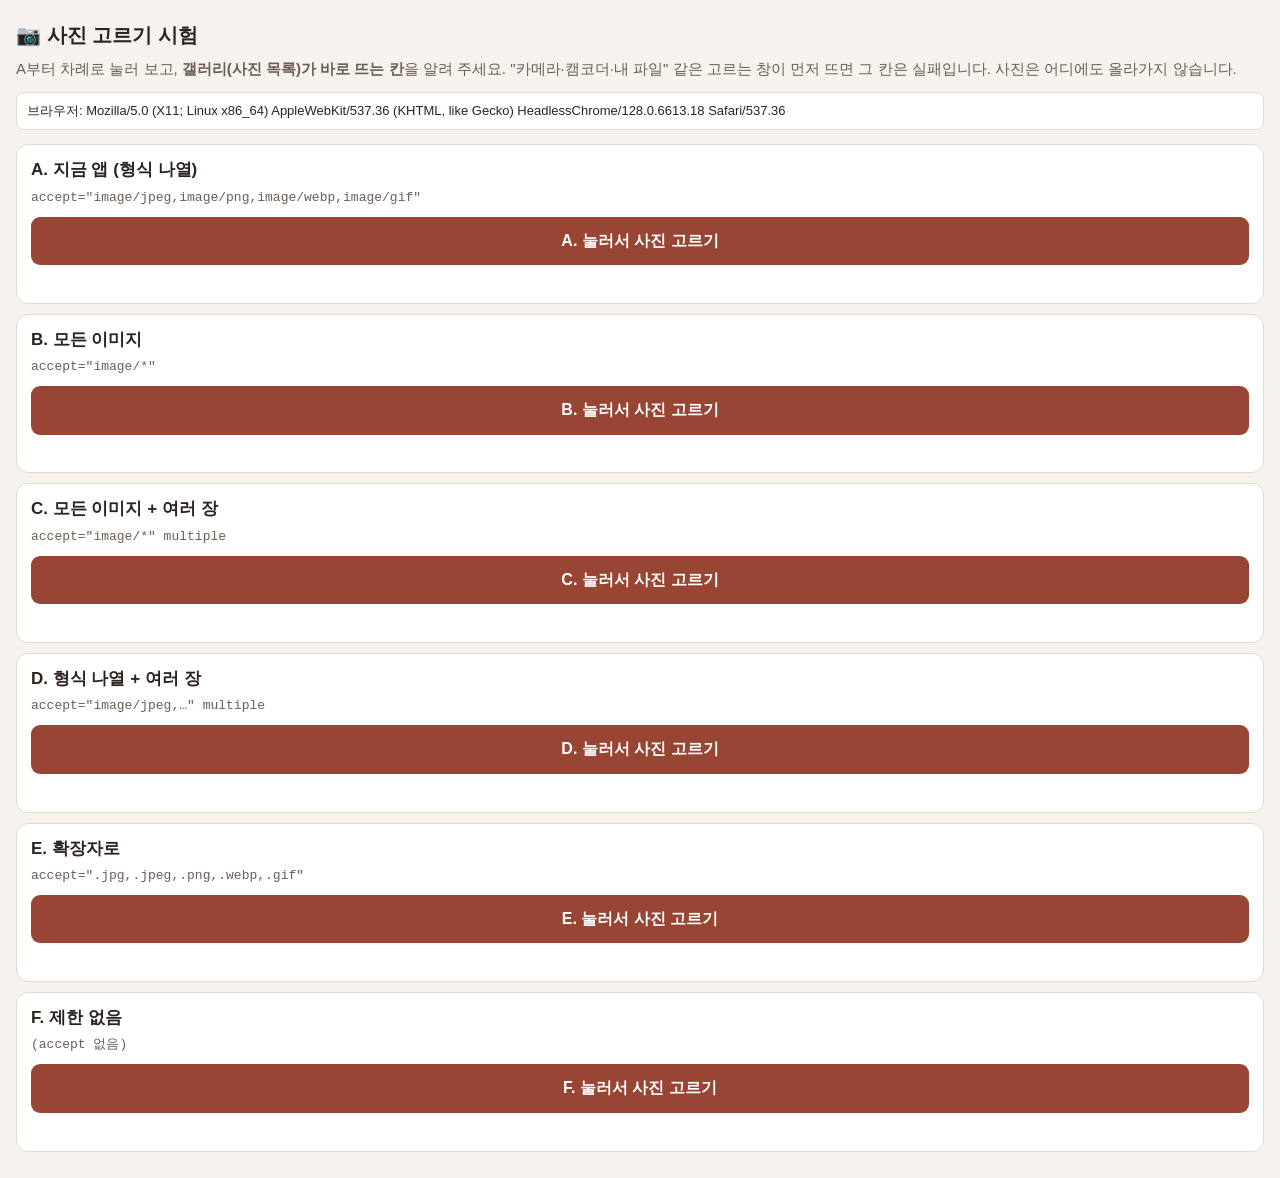
<file: docs/filetest.html>
<!doctype html>
<html lang="ko">
<head>
<meta charset="utf-8">
<meta name="viewport" content="width=device-width, initial-scale=1">
<meta name="robots" content="noindex, nofollow">
<title>사진 고르기 시험</title>
<!--
  사진 첨부 버튼 시험 페이지 (D-060 후속). 앱이 아니다 — 브라우저마다 "갤러리" 버튼이 무엇을 여는지
  실기기로 재 보려고 둔다. 결과가 나오면 앱(app.js GALLERY_ACCEPT)에 반영하고 이 파일은 지운다.
  사진은 어디에도 올라가지 않는다(고른 파일 이름·형식만 화면에 보인다).
-->
<style>
  :root { --ink: #2c2320; --ink-2: #6b5d57; --line: #e2d9d1; --brick: #984534; --paper: #f6f2ed; }
  * { box-sizing: border-box; }
  body { margin: 0; padding: 16px; background: var(--paper); color: var(--ink);
         font: 16px/1.55 -apple-system, BlinkMacSystemFont, 'Noto Sans KR', sans-serif; }
  h1 { font-size: 20px; margin: 4px 0 6px; }
  p { margin: 0 0 12px; color: var(--ink-2); font-size: 15px; }
  .ua { font-size: 13px; word-break: break-all; background: #fff; border: 1px solid var(--line);
        border-radius: 8px; padding: 8px 10px; margin-bottom: 14px; }
  .t { background: #fff; border: 1px solid var(--line); border-radius: 12px; padding: 12px 14px; margin-bottom: 10px; }
  .t b { display: block; font-size: 17px; }
  .t code { font-size: 13px; color: var(--ink-2); word-break: break-all; }
  label.btn { display: block; margin-top: 8px; padding: 12px; border-radius: 9px; background: var(--brick);
              color: #fff; text-align: center; font-weight: 700; }
  .out { margin-top: 6px; font-size: 14px; min-height: 1.4em; }
</style>
</head>
<body>
  <h1>📷 사진 고르기 시험</h1>
  <p>A부터 차례로 눌러 보고, <b>갤러리(사진 목록)가 바로 뜨는 칸</b>을 알려 주세요.
     "카메라·캠코더·내 파일" 같은 고르는 창이 먼저 뜨면 그 칸은 실패입니다. 사진은 어디에도 올라가지 않습니다.</p>
  <div class="ua" id="ua"></div>
  <div id="list"></div>
<script>
  document.getElementById('ua').textContent = '브라우저: ' + navigator.userAgent;
  var CASES = [
    ['A', '지금 앱 (형식 나열)', 'accept="image/jpeg,image/png,image/webp,image/gif"', { accept: 'image/jpeg,image/png,image/webp,image/gif' }],
    ['B', '모든 이미지', 'accept="image/*"', { accept: 'image/*' }],
    ['C', '모든 이미지 + 여러 장', 'accept="image/*" multiple', { accept: 'image/*', multiple: true }],
    ['D', '형식 나열 + 여러 장', 'accept="image/jpeg,…" multiple', { accept: 'image/jpeg,image/png,image/webp,image/gif', multiple: true }],
    ['E', '확장자로', 'accept=".jpg,.jpeg,.png,.webp,.gif"', { accept: '.jpg,.jpeg,.png,.webp,.gif' }],
    ['F', '제한 없음', '(accept 없음)', {}]
  ];
  var list = document.getElementById('list');
  CASES.forEach(function (c) {
    var box = document.createElement('div');
    box.className = 't';
    var input = document.createElement('input');
    input.type = 'file';
    input.hidden = true;
    if (c[3].accept) input.setAttribute('accept', c[3].accept);
    if (c[3].multiple) input.multiple = true;
    var label = document.createElement('label');
    label.className = 'btn';
    label.textContent = c[0] + '. 눌러서 사진 고르기';
    label.appendChild(input);
    var out = document.createElement('div');
    out.className = 'out';
    input.addEventListener('change', function () {
      var f = input.files && input.files[0];
      out.textContent = f ? '✓ 골랐습니다: ' + (f.type || '형식 모름') + ' · ' + Math.round(f.size / 1024) + 'KB' : '';
    });
    var title = document.createElement('b');
    title.textContent = c[0] + '. ' + c[1];
    var code = document.createElement('code');
    code.textContent = c[2];
    box.appendChild(title); box.appendChild(code); box.appendChild(label); box.appendChild(out);
    list.appendChild(box);
  });
</script>
</body>
</html>
</file>
<file: docs/assets/css/app.css>
/*
   ────────────────────────────────────────────────────────────────
    app.css · v26 · 2026-11-10
   ────────────────────────────────────────────────────────────────
    변경 이력 (최근 5건 — 전체는 docs-dev/spec/DECISIONS.md · git log)
     v26   2026-11-10  지점 점수 칸(0~100)·⭐ 표시 (D-090)
     v25   2026-11-07  표로 보기: 머리 고정 · 조 칸 두 줄 · 상태와 시각 한 줄 (D-088)
     v25   2026-11-07  일지 검수 체크해서 골라 승인 (D-083) · 소식 없는 조 이름 단추·스크롤 (D-084) · 완료 대기 안내 (D-085)
     v23.9 2026-10-31  지점 칸 넷이 한 줄, 안 되면 둘씩 · 이름이 가운데서 안 갈라지게 (D-077)
     v23.8 2026-10-31  지점별 도착·완료 한 줄씩 (D-076)

    버전: vN = GAS 배포 번호. vN.k = 서버는 vN 그대로 두고 앱·도구만 고친 k번째.
          — 는 버전 기록을 시작하기 전(v12 이전)의 변경.
    🔴 이 파일을 고치면 맨 위 줄(이름·버전·날짜)과 이력을 함께 고친다 (CLAUDE.md).
   ────────────────────────────────────────────────────────────────
*/


/* ==========================================================================
   PLC 정동 가을캠프 — 신앙탐험대
   브랜드: 붉은벽돌 #984534 / 회색담벼락 #c2c2c2  (docs-dev/brand/BRAND.md)
   모바일 우선. 현장에서 한 손으로 쓰는 화면이 기준이다.
   ========================================================================== */

:root {
  --brick: #984534;
  --brick-dark: #7a3729;
  --brick-light: #b9705f;
  --wall: #c2c2c2;
  --paper: #f6f2ed;
  --paper-2: #fffdfa;
  --ink: #2c2320;
  --ink-2: #6b5d57;
  --line: #e2d9d1;
  --ok: #3f7d5a;
  --warn: #b8863b;

  --radius: 14px;
  --radius-sm: 9px;
  --shadow: 0 1px 2px rgba(44, 35, 32, .06), 0 8px 24px rgba(44, 35, 32, .06);
  --font-serif: 'Gowun Batang', 'Nanum Myeongjo', serif;
  --font-sans: 'Noto Sans KR', -apple-system, BlinkMacSystemFont, 'Segoe UI', sans-serif;

  --appbar-h: 64px;
  --tabbar-h: 62px;
}

* { box-sizing: border-box; }

/* display 를 지정한 요소(.tabbar 의 flex 등)가 [hidden] 을 덮어쓰는 걸 막는다.
   JS 는 el.hidden 으로만 표시를 토글하므로 이 규칙이 없으면 숨김이 먹지 않는다. */
[hidden] { display: none !important; }

html, body {
  margin: 0;
  padding: 0;
  background: var(--paper);
  color: var(--ink);
  font-family: var(--font-sans);
  font-size: 16px;
  line-height: 1.6;
  -webkit-text-size-adjust: 100%;
}

img { max-width: 100%; display: block; }
a { color: var(--brick); }

/* ------------------------------------------------------------------ 앱바 */

.appbar {
  position: sticky;
  top: 0;
  z-index: 20;
  background: var(--brick);
  color: #fff;
  padding-top: env(safe-area-inset-top);
}
.appbar__inner {
  display: flex;
  align-items: center;
  gap: 12px;
  padding: 12px 18px;
  max-width: 720px;
  margin: 0 auto;
}
.appbar__mark { width: 30px; height: 30px; opacity: .95; }
.appbar__sub {
  margin: 0;
  font-size: 13px;
  letter-spacing: .08em;
  opacity: .82;
}
.appbar__title {
  margin: 0;
  font-family: var(--font-serif);
  font-size: 21px;
  font-weight: 700;
  letter-spacing: .01em;
}
.ticker {
  margin: 0;
  padding: 7px 18px;
  background: rgba(0, 0, 0, .16);
  font-size: 13px;
  text-align: center;
}

/* ------------------------------------------------------------------ 레이아웃 */

.view {
  max-width: 720px;
  margin: 0 auto;
  padding: 18px 16px calc(var(--tabbar-h) + 28px + env(safe-area-inset-bottom));
}
body.is-auth .view { padding-bottom: calc(var(--tabbar-h) + 28px + env(safe-area-inset-bottom)); }

.section-head { margin: 4px 2px 14px; }
/* 제목·지점명은 고딕 굵게 — 명조의 가는 획은 햇빛 아래에서 날아간다 (D-058). 앱바·로그인 제목은 브랜드라 명조 */
.section-head h2 {
  margin: 0;
  font-family: var(--font-sans);
  font-weight: 700;
  font-size: 20px;
}

.loading, .empty {
  padding: 34px 12px;
  text-align: center;
  color: var(--ink-2);
  font-size: 14px;
}

/* ------------------------------------------------------------------ 히어로 (로그인) */

.hero { padding: 28px 6px 18px; text-align: center; }
.hero__eyebrow { margin: 0 0 8px; font-size: 13px; color: var(--ink-2); letter-spacing: .04em; }
.hero__title {
  margin: 0;
  font-family: var(--font-serif);
  font-size: 32px;
  color: var(--brick);
  letter-spacing: .02em;
}
.hero__sub { margin: 6px 0 0; font-size: 13px; color: var(--ink-2); }

/* ------------------------------------------------------------------ 카드 */

.card {
  background: var(--paper-2);
  border: 1px solid var(--line);
  border-radius: var(--radius);
  box-shadow: var(--shadow);
  padding: 18px;
  margin-bottom: 14px;
}
.card__title {
  margin: 0 0 12px;
  font-family: var(--font-sans);
  font-size: 17px;
  font-weight: 700;
}
.card__eyebrow { margin: 0 0 4px; font-size: 13px; color: var(--ink-2); }
.card__foot {
  margin: 14px 0 0;
  padding-top: 12px;
  border-top: 1px dashed var(--line);
  font-size: 13px;
  color: var(--ink-2);
}
.card--team { border-left: 5px solid var(--team-color, var(--brick)); }
.card--form .field:last-of-type { margin-bottom: 18px; }

/* 이름 | 값 표. 이름 칸은 **가장 긴 이름에 맞추고**(너비의 45% 까지) 모든 값이 한 줄로 맞춰 선다.
   예전엔 54px 고정이라 "참여 일자" 가 "참여 일 / 자" 로 글자 중간에서 끊겼다 (D-069).
   그래도 넘치면 띄어쓰기에서만 줄을 바꾼다(keep-all). 줄 div 는 표에서 빠진다(contents) — 칸이 바로 격자에 선다. */
.kv { margin: 0; display: grid; grid-template-columns: fit-content(45%) minmax(0, 1fr); gap: 8px 12px; font-size: 14px; }
.kv > div { display: contents; }
.kv dt { margin: 0; min-width: 3.5em; color: var(--ink-2); word-break: keep-all; }
.kv dd { margin: 0; min-width: 0; font-weight: 500; overflow-wrap: anywhere; }

/* ------------------------------------------------------------------ 폼 */

.field { display: block; margin-bottom: 14px; }
.field__label {
  display: block;
  margin-bottom: 6px;
  font-size: 13px;
  font-weight: 500;
  color: var(--ink-2);
}
.field__label em { font-style: normal; opacity: .7; font-weight: 400; }

.input {
  width: 100%;
  padding: 12px 13px;
  border: 1px solid var(--line);
  border-radius: var(--radius-sm);
  background: #fff;
  color: var(--ink);
  font-family: inherit;
  font-size: 16px; /* iOS 자동 확대 방지 */
  line-height: 1.5;
}
.input:focus {
  outline: none;
  border-color: var(--brick);
  box-shadow: 0 0 0 3px rgba(152, 69, 52, .12);
}
textarea.input { resize: vertical; min-height: 96px; }

/* 회차는 2개로 정해져 있지 않다 (사전답사 등). 3개부터는 다음 줄로 넘긴다 —
   좁은 화면에서 셋을 한 줄에 욱여넣으면 라벨이 칸 안에서 눌린다. */
.seg { display: flex; flex-wrap: wrap; gap: 8px; }
.seg__item { flex: 1 1 140px; position: relative; }
.seg__item input { position: absolute; opacity: 0; pointer-events: none; }
.seg__item span {
  display: block;
  padding: 11px 8px;
  border: 1px solid var(--line);
  border-radius: var(--radius-sm);
  background: #fff;
  text-align: center;
  font-size: 14px;
  cursor: pointer;
}
.seg__item span em { display: block; font-style: normal; font-size: 13px; color: var(--ink-2); }
.seg__item input:checked + span {
  border-color: var(--brick);
  background: var(--brick);
  color: #fff;
}
.seg__item input:checked + span em { color: rgba(255, 255, 255, .8); }
.seg__item input:focus-visible + span { box-shadow: 0 0 0 3px rgba(152, 69, 52, .2); }

.check { display: flex; align-items: center; gap: 8px; font-size: 14px; margin-bottom: 12px; }

.filepick {
  display: block;
  padding: 13px;
  border: 1px dashed var(--wall);
  border-radius: var(--radius-sm);
  background: #fff;
  text-align: center;
  font-size: 14px;
  color: var(--ink-2);
  cursor: pointer;
}
.filepick--sm { padding: 9px; font-size: 13px; margin-bottom: 8px; }

/* 사진 고르기 버튼 줄. 지금은 갤러리 하나(D-060) — 하나여도 줄을 채운다. */
.filepick-row { display: flex; flex-wrap: wrap; gap: 8px; }
.filepick-row .filepick { flex: 1 1 140px; }

/* 고른 사진 (D-064) — 네 칸 썸네일, 사진마다 ✕. 수정 화면의 지금 사진은 "빼기" 를 고르면 흐려진다. */
.photo-picks { display: grid; grid-template-columns: repeat(4, minmax(0, 1fr)); gap: 6px; margin: 10px 0 8px; }
.photo-pick { position: relative; margin: 0; }
.photo-pick img {
  display: block; width: 100%; aspect-ratio: 1; object-fit: cover;
  border-radius: var(--radius-sm); border: 1px solid var(--line); background: #eee;
}
.photo-pick__x {
  position: absolute; top: 3px; right: 3px; width: 30px; height: 30px; padding: 0;
  border: 0; border-radius: 50%; background: rgba(44, 35, 32, .72); color: #fff; font-size: 14px; cursor: pointer;
}
.photo-pick--old { cursor: pointer; }
.photo-pick__out { display: flex; align-items: center; justify-content: center; gap: 4px; margin-top: 4px; font-size: 13px; }
.photo-pick--old:has(input:checked) img { opacity: .35; }
.filepick.is-full { opacity: .5; cursor: default; }

.hint { margin: 6px 0 0; font-size: 13px; color: var(--ink-2); }
.hint--center { text-align: center; }

/* ------------------------------------------------------------------ 버튼 */

.btn {
  display: inline-flex;
  align-items: center;
  justify-content: center;
  gap: 6px;
  padding: 12px 16px;
  border: 1px solid transparent;
  border-radius: var(--radius-sm);
  background: none;
  font-family: inherit;
  font-size: 15px;
  font-weight: 500;
  line-height: 1;
  cursor: pointer;
  transition: background .12s, border-color .12s, opacity .12s;
}
.btn:disabled { opacity: .55; cursor: default; }
.btn--primary { background: var(--brick); color: #fff; }
.btn--primary:not(:disabled):active { background: var(--brick-dark); }
.btn--ghost { border-color: var(--line); background: #fff; color: var(--ink); }
.btn--ghost:not(:disabled):active { background: #f2ece6; }
.btn--danger { background: #a33; color: #fff; }
.btn--danger-text { color: #a33; }
.btn--block { width: 100%; }
.btn--sm { padding: 8px 12px; font-size: 13px; }

/* ------------------------------------------------------------------ 칩 / 배지 */

.chip {
  display: inline-block;
  padding: 3px 9px;
  border-radius: 999px;
  font-size: 13px;
  font-weight: 500;
  line-height: 1.6;
  white-space: nowrap;
}
.chip--wait { background: #efe9e3; color: var(--ink-2); }
.chip--here { background: #f6ecd8; color: var(--warn); }
.chip--done { background: #e3efe7; color: var(--ok); }
.chip--reject { background: #f7e3e0; color: #a33; }

.badge {
  display: inline-block;
  padding: 2px 7px;
  border-radius: 5px;
  background: var(--brick);
  color: #fff;
  font-size: 13px;
  font-weight: 500;
  vertical-align: middle;
}

/* ------------------------------------------------------------------ 공지 / 타임라인 */

.notice { padding: 12px 0; border-bottom: 1px dashed var(--line); }
.notice:last-child { border-bottom: 0; padding-bottom: 0; }
.notice:first-child { padding-top: 0; }
.notice h3 { margin: 0 0 4px; font-size: 15px; }
.notice p { margin: 0; font-size: 15px; color: var(--ink-2); }
.notice a.tel { font-weight: 700; white-space: nowrap; }
.notice--pinned h3::before { content: '📌 '; }

.timeline { list-style: none; margin: 0; padding: 0; }
.timeline__row {
  display: flex;
  gap: 12px;
  padding: 9px 0;
  border-bottom: 1px dashed var(--line);
}
.timeline__row:last-child { border-bottom: 0; }
.timeline__time {
  flex: none;
  width: 86px;
  font-size: 13px;
  color: var(--ink-2);
  font-variant-numeric: tabular-nums;
  padding-top: 2px;
}
.timeline__body { font-size: 15px; }
.timeline__body em { font-style: normal; font-size: 13px; color: var(--ink-2); margin-left: 6px; }
.timeline__note { display: block; font-size: 13px; color: var(--ink-2); }

/* ------------------------------------------------------------------ 코스 */

.cp {
  background: var(--paper-2);
  border: 1px solid var(--line);
  border-left: 5px solid var(--wall);
  border-radius: var(--radius);
  box-shadow: var(--shadow);
  padding: 16px;
  margin-bottom: 12px;
}
.cp--here { border-left-color: var(--warn); }
.cp--done { border-left-color: var(--ok); }
/* 화면은 이미 바뀌었지만 아직 서버에 안 갔다. 숨기면 화면이 거짓말이 된다. */
.cp.is-saving { opacity: .72; }

.cp__head { display: flex; align-items: flex-start; gap: 11px; }
.cp__head > div { flex: 1; min-width: 0; }
.cp__no {
  flex: none;
  width: 26px;
  height: 26px;
  border-radius: 50%;
  background: var(--brick);
  color: #fff;
  font-size: 13px;
  display: grid;
  place-items: center;
  margin-top: 2px;
}
.cp__name { margin: 0; font-family: var(--font-sans); font-weight: 700; font-size: 17px; line-height: 1.45; }
.cp__sum { margin: 2px 0 0; font-size: 13px; color: var(--ink-2); }
.cp__desc { margin: 12px 0 0; font-size: 16px; }
.cp__mission {
  margin: 10px 0 0;
  padding: 10px 12px;
  background: #f6f0e8;
  border-radius: var(--radius-sm);
  font-size: 15px;
}
.cp__mission strong { color: var(--brick); margin-right: 4px; }
/* 미션의 ※ 주의·범위 줄 (D-061) — 미션 카드의 빨간 글씨 */
.cp__mission-note { color: #a33; font-weight: 500; }
/* 서버에 들어간 기록 — 토스트가 사라져도 카드에 남는다 (D-058) */
.cp__saved { margin: 3px 0 0; font-size: 13px; font-weight: 500; color: var(--ok); }
.cp__saved.is-pending { color: var(--warn); }
.cp__times { margin: 10px 0 0; font-size: 13px; color: var(--ink-2); font-variant-numeric: tabular-nums; }
.cp__links { display: flex; align-items: center; flex-wrap: wrap; gap: 8px; margin-top: 12px; }
.cp__hours { font-size: 13px; color: var(--ink-2); }
.cp__actions {
  display: flex;
  gap: 8px;
  margin-top: 12px;
  padding-top: 12px;
  border-top: 1px dashed var(--line);
}
.cp__actions .btn { flex: 1; }

/* ------------------------------------------------------------------ 탐험일지 */

/* 탭이 넷 이상(전체 + 회차들)이 될 수 있다. 좁은 화면에서 줄을 바꾼다 — .seg 와 같은 방식(D-026). */
.tabs { display: flex; flex-wrap: wrap; gap: 8px; margin: 4px 0 14px; }
.tab {
  flex: 1 1 96px;
  padding: 9px;
  border: 1px solid var(--line);
  border-radius: var(--radius-sm);
  background: #fff;
  font-family: inherit;
  font-size: 13.5px;
  color: var(--ink-2);
  cursor: pointer;
}
.tab.is-active { background: var(--brick); border-color: var(--brick); color: #fff; }

.grid { display: grid; gap: 12px; }
@media (min-width: 560px) { .grid { grid-template-columns: 1fr 1fr; } }

.jcard {
  background: var(--paper-2);
  border: 1px solid var(--line);
  border-radius: var(--radius);
  box-shadow: var(--shadow);
  overflow: hidden;
}
.jcard--editing { grid-column: 1 / -1; }
.jcard__photo { display: block; }
.jcard__photo img { width: 100%; aspect-ratio: 4 / 3; object-fit: cover; background: #eee; }
/* 여러 장 (D-064) — 옆으로 넘기는 띠. 다음 장이 조금 보여 넘길 수 있다는 걸 알린다. 장수 표시는 띠 밖. */
.jcard__gallery { position: relative; }
.jcard__photos { display: flex; gap: 4px; overflow-x: auto; scroll-snap-type: x mandatory; scrollbar-width: none; }
.jcard__photos::-webkit-scrollbar { display: none; }
.jcard__photos .jcard__photo { flex: 0 0 88%; scroll-snap-align: start; }
.jcard__count {
  position: absolute; right: 8px; bottom: 8px; padding: 2px 9px; border-radius: 999px;
  background: rgba(44, 35, 32, .72); color: #fff; font-size: 13px; pointer-events: none;
}
/* 띠 ‹ › (D-073) — PC 에는 손가락이 없다. 뷰어에서도 같은 버튼을 쓴다. */
.gal-btn {
  position: absolute; top: 50%; z-index: 2; transform: translateY(-50%);
  width: 44px; height: 44px; padding: 0; border: 0; border-radius: 50%;
  background: rgba(44, 35, 32, .55); color: #fff; font-size: 28px; line-height: 40px; cursor: pointer;
}
.gal-btn--prev { left: 8px; }
.gal-btn--next { right: 8px; }

/* 사진 크게 보기 (D-073) — 옆으로 넘기는 띠. 사진 바깥을 누르면 닫힌다. */
body.is-viewing { overflow: hidden; }
/* z-index: 모달(70)·데모 바(90) 위, 실측 패널(120) 아래 */
.viewer { position: fixed; inset: 0; z-index: 100; background: rgba(20, 16, 14, .94); }
.viewer__strip {
  display: flex; height: 100%; overflow-x: auto; scroll-snap-type: x mandatory;
  scrollbar-width: none; overscroll-behavior: contain;
}
.viewer__strip::-webkit-scrollbar { display: none; }
.viewer__slide {
  flex: 0 0 100%; height: 100%; margin: 0; padding: 60px 12px; box-sizing: border-box;
  display: flex; align-items: center; justify-content: center; scroll-snap-align: center;
}
.viewer__slide img { max-width: 100%; max-height: 100%; object-fit: contain; }
.viewer__close {
  position: absolute; top: calc(10px + env(safe-area-inset-top)); right: 10px;
  width: 44px; height: 44px; padding: 0; border: 0; border-radius: 50%;
  background: rgba(255, 255, 255, .16); color: #fff; font-size: 20px; cursor: pointer;
}
.viewer__count {
  position: absolute; left: 50%; bottom: calc(14px + env(safe-area-inset-bottom)); transform: translateX(-50%);
  margin: 0; padding: 3px 12px; border-radius: 999px; background: rgba(255, 255, 255, .16); color: #fff; font-size: 14px;
}
.jcard__body { padding: 14px; }
.jcard__meta { margin: 0 0 6px; font-size: 13px; color: var(--ink-2); }
.jcard__meta strong { color: var(--ink); font-weight: 500; }
/* 글의 조 (D-057) — 작성자 이름 옆 작은 꼬리표 */
.jcard__group {
  display: inline-block; padding: 0 7px; border: 1px solid var(--line); border-radius: 999px;
  background: #fff; color: var(--ink-2); font-size: 13px; line-height: 1.6; vertical-align: 1px;
}
.draft-hint { margin: -4px 0 12px; color: var(--ok); }
.jcard__text { margin: 0; font-size: 15px; white-space: normal; }
.jcard__reject {
  margin: 8px 0 0;
  font-size: 13px;
  color: #a33;
  background: #f9eeec;
  padding: 8px 10px;
  border-radius: var(--radius-sm);
}
.jcard__actions { display: flex; align-items: center; gap: 8px; margin-top: 12px; }
/* 검수 — 체크해서 골라 승인 (D-083). 폰에서 누르기 쉽게 칸을 넉넉히, 고른 카드는 테두리로 */
.jcard__pick { display: inline-flex; align-items: center; gap: 6px; min-height: 36px; margin-right: auto; font-size: 14px; cursor: pointer; }
.jcard__pick input { width: 20px; height: 20px; margin: 0; accent-color: var(--brick); }
.jcard:has([data-pick]:checked) { outline: 2px solid var(--brick); outline-offset: -2px; }
.jcard__role { font-size: 13px; color: var(--ink-2); }

.members { list-style: none; margin: 0; padding: 0; }
.members li {
  display: flex;
  align-items: center;
  gap: 8px;
  padding: 9px 0;
  border-bottom: 1px dashed var(--line);
  font-size: 14.5px;
}
.members li:last-child { border-bottom: 0; }
.members li > span:first-child { flex: 1; }

.fee { margin: 0 0 6px; }

/* ------------------------------------------------------------------ 탭바 */

.tabbar {
  position: fixed;
  left: 0;
  right: 0;
  bottom: 0;
  z-index: 20;
  display: flex;
  background: var(--paper-2);
  border-top: 1px solid var(--line);
  padding-bottom: env(safe-area-inset-bottom);
}
.tabbar__btn {
  flex: 1;
  display: flex;
  flex-direction: column;
  align-items: center;
  gap: 2px;
  padding: 9px 4px;
  border: 0;
  background: none;
  font-family: inherit;
  font-size: 13px;
  color: var(--ink-2);
  cursor: pointer;
}
.tabbar__icon { font-size: 19px; line-height: 1.2; filter: grayscale(1); opacity: .55; }
.tabbar__btn.is-active { color: var(--brick); font-weight: 700; }
.tabbar__btn.is-active .tabbar__icon { filter: none; opacity: 1; }

/* ------------------------------------------------------------------ 토스트 / 모달 */

.toast {
  position: fixed;
  left: 50%;
  bottom: calc(var(--tabbar-h) + 18px + env(safe-area-inset-bottom));
  transform: translate(-50%, 14px);
  z-index: 60;
  max-width: min(92vw, 460px);
  padding: 12px 18px;
  border-radius: 999px;
  background: rgba(44, 35, 32, .94);
  color: #fff;
  font-size: 13.5px;
  text-align: center;
  opacity: 0;
  pointer-events: none;
  transition: opacity .18s, transform .18s;
}
.toast.show { opacity: 1; transform: translate(-50%, 0); }
.toast--error { background: #8c2f26; }

.modal {
  position: fixed;
  inset: 0;
  z-index: 70;
  display: grid;
  place-items: center;
  padding: 24px;
  background: rgba(44, 35, 32, .45);
}
.modal__panel {
  width: 100%;
  max-width: 360px;
  background: var(--paper-2);
  border-radius: var(--radius);
  padding: 22px;
}
.modal__msg { margin: 0 0 18px; font-size: 14.5px; }
.modal__actions { display: flex; gap: 8px; }
.modal__actions .btn { flex: 1; }

/* ------------------------------------------------------------------ 관리자 */

.admin-table { width: 100%; border-collapse: collapse; font-size: 13px; }
.admin-table th, .admin-table td {
  padding: 8px 10px;
  border-bottom: 1px solid var(--line);
  text-align: left;
  white-space: nowrap;
}
.admin-table th { background: #f2ece6; font-weight: 500; color: var(--ink-2); }
/* <small> 은 기본 0.83배라 13px 하한을 밑돈다 (D-050) — 크기는 두고 색으로만 덜어 낸다. */
.admin-table small { font-size: 13px; color: var(--ink-2); }
.table-scroll { overflow-x: auto; -webkit-overflow-scrolling: touch; }

@media (prefers-reduced-motion: reduce) {
  * { transition: none !important; animation: none !important; }
}

/* ---- 실측 패널 (?perf=1). 참가자에게는 렌더되지 않는다 — D-030 ---- */
.perf {
  /* 탭바(z-index 20, 화면 맨 아래) **위에** 앉는다.
     그리고 body 에 그만큼 아래 여백을 줘 화면 요소를 가리지 않게 한다 —
     안 그러면 로그인 버튼이 패널에 덮여 **눌리지 않는다**(실제로 테스트가 잡았다). */
  position: fixed; left: 8px; right: 8px;
  bottom: calc(var(--perf-bottom, 8px)); z-index: 120;
  padding: 10px 12px;
  border-radius: var(--radius-sm);
  background: rgba(30, 24, 22, .94); color: #fff;
  font-size: 12px; line-height: 1.5;
  box-shadow: 0 6px 24px rgba(0,0,0,.28);
}
.perf[hidden] { display: none; }
.perf__head { margin: 0 0 6px; font-weight: 700; letter-spacing: .02em; }
.perf__empty { margin: 0; opacity: .7; }
.perf__table { width: 100%; border-collapse: collapse; font-variant-numeric: tabular-nums; }
.perf__table th,
.perf__table td { padding: 2px 0; text-align: right; font-weight: 400; white-space: nowrap; }
.perf__table th { text-align: left; font-weight: 700; padding-right: 8px; }
.perf__table tr.is-over { color: #ffb4a2; }
/* 서버가 스스로 보고한 시간. 중앙값과 나란히 둬야 차이(대기·전송)가 눈에 띈다. */
.perf__srv { opacity: .6; }
.perf__fail { color: #ffb4a2; font-weight: 700; }
.perf__actions { display: flex; gap: 6px; margin-top: 8px; }
.perf__actions button {
  flex: 1; padding: 6px 8px;
  border: 1px solid rgba(255,255,255,.3); border-radius: 999px;
  background: none; color: #fff; font-family: inherit; font-size: 12px; cursor: pointer;
}
/* 클립보드가 없을 때 쓰는 복사용 임시 요소. 화면에 보이면 안 된다. */
.perf__copy { position: fixed; left: -9999px; top: 0; opacity: 0; }

/* 비활성 회차 탭. 숨기지 않고 **꺼져 있음을 보여 준다** — 운영진은 데이터를 계속 본다 (D-031). */
.tab.is-off { opacity: .55; }
.tab.is-off small {
  display: block; font-size: 13px; letter-spacing: .02em; opacity: .8;
}

/* ==========================================================================
   D-050 — 사전답사 전 화면 정리 (v15.1)
   🔴 글자는 13px 아래로 내리지 않는다 — 장년부 회차가 있다. 예외는 ?perf=1 패널뿐.
   ========================================================================== */

.btn--text {
  padding: 8px 4px; border: 0; background: none;
  color: var(--ink-2); font-size: 13px; text-decoration: underline; text-underline-offset: 3px;
}

/* ---- 홈: 지금 · 다음 ---- */
.now-card { border-left: 5px solid var(--brick); }
.now-card__label { margin: 0 0 2px; font-size: 13px; font-weight: 700; color: var(--brick); }
.now-card__line { margin: 0; font-size: 17px; line-height: 1.45; }
.now-card__time { font-size: 14px; color: var(--ink-2); font-variant-numeric: tabular-nums; }
.now-card__next { margin: 8px 0 0; font-size: 14px; color: var(--ink-2); }
.now-card__course { margin: 10px 0 0; padding-top: 10px; border-top: 1px dashed var(--line); font-size: 14px; }
.now-card--dday .now-card__line strong { color: var(--brick); margin-right: 4px; }
.timeline__row.is-now {
  margin: 0 -10px; padding-left: 10px; padding-right: 10px;
  background: #f6ecd8; border-radius: var(--radius-sm);
}

/* ---- 코스: 진행 요약 · 다음 지점 · 접힌 완료 카드 ---- */
.course-summary {
  display: flex; flex-wrap: wrap; gap: 4px 10px; align-items: baseline;
  margin: 0 0 12px; padding: 12px 14px;
  border-radius: var(--radius); background: var(--paper-2); border: 1px solid var(--line);
  color: var(--ink); text-decoration: none; font-size: 15px;
}
.course-summary__count { font-weight: 700; color: var(--brick); }
/* 출발 안내 (D-063) — 1번 지점 앞. 첫 지점에 도착하면 내려간다. */
.course-start {
  display: flex; align-items: center; gap: 10px;
  margin: 0 0 12px; padding: 12px 14px;
  border: 1px solid var(--line); border-left: 4px solid var(--brick); border-radius: var(--radius-sm);
  background: var(--paper-2); font-size: 15px;
}
.course-start__text { flex: 1; min-width: 0; }
.course-start__text strong { color: var(--brick); }
.cp--next { border-left-color: var(--brick); box-shadow: 0 0 0 2px rgba(152, 69, 52, .18), var(--shadow); }
details.cp > summary { list-style: none; cursor: pointer; }
details.cp > summary::-webkit-details-marker { display: none; }
details.cp:not([open]) { padding-top: 12px; padding-bottom: 12px; }
.cp__actions { align-items: center; }
.cp__actions .cp__next { flex: 1; padding: 14px 16px; font-size: 16px; }
.cp__actions .cp__undo { flex: none; }
/* 도착 3분 안에는 완료가 잠긴다 — 언제 열리는지 (D-085) */
.cp__wait { margin: 8px 0 0; font-size: 13px; color: var(--warn); font-weight: 500; }

/* 지점 점수 (D-090) — 스위치가 켜졌을 때만 그린다. 칸은 16px(iOS 확대 방지), 단추는 36px 이상 */
.cp__score { margin: 3px 0 0; font-size: 13px; font-weight: 700; color: var(--warn); }
.score-form {
  display: flex; flex-wrap: wrap; align-items: center; gap: 8px;
  margin-top: 12px; padding-top: 12px; border-top: 1px dashed var(--line);
}
.score-form__label { display: inline-flex; align-items: center; gap: 6px; font-size: 14px; color: var(--ink-2); }
.score-form__input { width: 92px; min-height: 40px; padding: 8px 10px; font-size: 16px; font-variant-numeric: tabular-nums; }
.score-form__max { font-size: 13px; }
.score-form .btn--sm { min-height: 36px; }
.score-form__note { flex-basis: 100%; font-size: 13px; color: var(--ink-2); }

/* ---- 운영콘솔: 조별 진행 카드 ---- */
.team-alert {
  margin: 0 0 12px; padding: 10px 14px; border-radius: var(--radius-sm);
  background: #f7e3e0; color: #8c2f26; font-size: 14px; font-weight: 500;
}
.team-alert p { margin: 0; }
/* 어느 조인지 (D-084) — 누르면 그 조 카드로. 폰에서 누르기 쉽게 36px 이상 */
.team-alert__list { display: flex; flex-wrap: wrap; gap: 6px; margin-top: 8px; }
.team-alert__jump {
  min-height: 36px; padding: 6px 12px; border: 1px solid #d9a39a; border-radius: 999px;
  background: #fff; color: #8c2f26; font-family: inherit; font-size: 14px; font-weight: 700; cursor: pointer;
}
.team-alert__jump small { font-size: 13px; font-weight: 400; }
.team-card { scroll-margin: calc(var(--appbar-h) + 12px) 0 calc(var(--tabbar-h) + 12px); }
.team-card.is-jumped { animation: team-jumped 2.4s ease-out; }
@keyframes team-jumped {
  0%, 50% { box-shadow: 0 0 0 4px rgba(152, 69, 52, .55), var(--shadow); }
  100% { box-shadow: var(--shadow); }
}
/* 카드는 260px 아래로 줄이지 않는다 — 좁히면 지점 이름이 잘린다 (D-059). 폭에 맞춰 1·2·3열 */
.team-grid {
  display: grid; gap: 12px; margin-bottom: 14px;
  grid-template-columns: repeat(auto-fill, minmax(min(260px, 100%), 1fr));
}
.team-card {
  background: var(--paper-2); border: 1px solid var(--line); border-radius: var(--radius);
  box-shadow: var(--shadow); padding: 14px; min-width: 0;
}
.team-card.is-stale { border-color: #d9a39a; background: #fdf6f4; }
.team-card__head { display: flex; justify-content: space-between; align-items: flex-start; gap: 8px; }
.team-card__head strong { font-size: 16px; }
.team-card__meta { display: block; font-size: 13px; color: var(--ink-2); }
.team-card__last { margin: 10px 0 0; font-size: 13px; color: var(--ink-2); }
.team-card.is-stale .team-card__last { color: #8c2f26; font-weight: 700; }
/* 지점은 한 줄에 하나씩 — 번호 · 이름 전체 · 상태와 시각 (D-059) */
.steps { list-style: none; margin: 10px 0 0; padding: 0; display: grid; gap: 4px; }
.step {
  min-width: 0; border-radius: 7px;
  background: #efe9e3; color: var(--ink-2); font-size: 13px; line-height: 1.35;
}
.step--here { background: #f6ecd8; color: #7a5a22; }
.step--done { background: #e3efe7; color: var(--ok); }
.step__row {
  display: grid; grid-template-columns: 18px minmax(0, 1fr) auto; align-items: center; gap: 8px;
  padding: 6px 9px;
}
.step__no { font-weight: 700; font-variant-numeric: tabular-nums; text-align: center; }
.step__name { color: var(--ink); word-break: keep-all; overflow-wrap: anywhere; }
.step__state { font-weight: 700; font-variant-numeric: tabular-nums; white-space: nowrap; }
.step--wait .step__state { font-weight: 400; }
.board-table > summary { cursor: pointer; font-size: 14px; color: var(--ink-2); }

/* 진행표 — 옆으로 밀지 않고 한 화면에 (D-073). 조 칸에 이름·대상·조장·인원을 모으고, 지점 칸은 세 줄로 쌓는다. */
.admin-table--fit { table-layout: fixed; }
.admin-table--fit col.col-team { width: 30%; }
.admin-table--fit th, .admin-table--fit td {
  padding: 6px 4px; vertical-align: top; white-space: normal; word-break: keep-all; overflow-wrap: anywhere;
}
.admin-table--fit small { display: block; }
.admin-table--fit .chip { padding: 2px 6px; }

/* 표로 보기 (D-088) — 머리는 앱바 밑에 붙어 있고, 조 칸은 "장1조 장년부 / 조장 · 인원", 상태와 시각은 한 줄 */
.board-grid thead th {
  position: sticky; top: var(--sticky-top, var(--appbar-h)); z-index: 2;
  vertical-align: top; background: #f2ece6; box-shadow: inset 0 -1px 0 var(--line);
}
.board-grid .th-no { display: block; color: var(--brick); font-weight: 700; }
.board-grid .th-name { display: block; color: var(--ink); line-height: 1.35; }
.board-grid .team-line { display: flex; flex-wrap: wrap; align-items: baseline; gap: 0 6px; }
.board-grid .team-line strong { font-size: 14px; }
.board-grid .team-tag { font-size: 13px; color: var(--ink-2); }
.board-grid .cell-st { display: flex; flex-wrap: wrap; align-items: center; gap: 2px 6px; margin-top: 2px; }
.board-grid .cell-time { font-size: 13px; color: var(--ink); font-variant-numeric: tabular-nums; }
.board-grid .cell-score { font-size: 13px; font-weight: 700; color: var(--warn); font-variant-numeric: tabular-nums; }
.board-grid tbody tr:nth-child(even) td { background: #fbf8f4; }

/* 지점별 현황 (D-073) — 회차마다 앞선·뒤처진 조, 지점마다 도착·완료·체류 */
.spot-stats__session { margin: 14px 0 6px; font-weight: 700; color: var(--brick); }
.spot-stats__session:first-of-type { margin-top: 0; }
.pace { margin: 0 0 10px; padding: 0; list-style: none; font-size: 14px; }
.pace li + li { margin-top: 2px; }
.pace__meta { color: var(--ink-2); }
/* 지점 칸 배치 (D-077) — 넷이 한 줄에 들어가면 넷, 아니면 둘씩. 셋+하나로 남지 않게 폭 단계를 둘로만 나눈다.
   기준은 화면이 아니라 카드 안쪽 폭(컨테이너 쿼리). 컨테이너 쿼리를 모르는 옛 브라우저는 둘씩. */
.spot-stats { container-type: inline-size; }
.spot-grid { display: grid; gap: 8px; grid-template-columns: repeat(2, minmax(0, 1fr)); }
@container (min-width: 600px) { .spot-grid { grid-template-columns: repeat(4, minmax(0, 1fr)); } }
@container (max-width: 279px) { .spot-grid { grid-template-columns: minmax(0, 1fr); } }
.spot { padding: 10px 12px; border: 1px solid var(--line); border-radius: var(--radius-sm); background: #fff; min-width: 0; }
.spot p { margin: 0; font-size: 13px; color: var(--ink-2); }
.spot .spot__name { font-size: 14px; font-weight: 700; color: var(--ink); word-break: keep-all; overflow-wrap: anywhere; }
/* 도착·완료(D-076)와 체류(D-075) — 한 줄씩, "도착 | 4/4" · "최단 | 20분 · 4조".
   줄 div 는 격자에서 빠져 이름 칸·값 칸이 바로 선다(.kv 와 같은 방식). */
.spot .spot__cap { margin-top: 6px; padding-top: 6px; border-top: 1px dashed var(--line); }
.spot__nums, .spot__stay { margin: 2px 0 0; display: grid; grid-template-columns: auto minmax(0, 1fr); gap: 1px 8px; font-size: 13px; }
.spot__nums { font-size: 14px; }
.spot__nums > div, .spot__stay > div { display: contents; }
.spot__nums dt, .spot__stay dt { color: var(--ink-2); }
.spot__nums dd, .spot__stay dd { margin: 0; min-width: 0; color: var(--ink); word-break: keep-all; overflow-wrap: anywhere; }
.spot__nums strong, .spot__stay dd strong { font-variant-numeric: tabular-nums; }
.spot__here { color: var(--ink-2); }
/* 한 덩어리로 줄을 바꾼다 (D-077) — "(머무는 중 / 1)" · "4조 / 정동길" 처럼 가운데서 갈라지지 않게.
   칸보다 길면 그 안에서만 접힌다(max-width). */
.spot__here, .spot__team { display: inline-block; max-width: 100%; }
.board-table[open] > summary { margin-bottom: 10px; }

/* ==========================================================================
   D-051·052 — 조 없는 교역자·스태프, 거점 스태프, 점수 (v16)
   ========================================================================== */

.card--role { --team-color: #6b5d57; }

/* 거점 스태프 — 내 지점 */
.station-bar { display: flex; flex-wrap: wrap; align-items: center; gap: 8px; margin: 0 0 12px; }
.station-bar .course-summary__count { margin-right: auto; }
.st-row {
  background: var(--paper-2); border: 1px solid var(--line); border-left: 5px solid var(--wall);
  border-radius: var(--radius); box-shadow: var(--shadow); padding: 14px; margin-bottom: 10px;
}
.st-row--here { border-left-color: var(--warn); }
.st-row--done { border-left-color: var(--ok); }
.st-row__head { display: flex; align-items: flex-start; gap: 11px; }
.st-row__head > div { flex: 1; min-width: 0; }
.st-row__actions { display: flex; align-items: center; gap: 8px; margin-top: 12px; }
.st-row__actions .btn--primary { flex: 1; padding: 13px 16px; font-size: 16px; }

/* 콘솔 진행 카드 — 칸을 누르면 정정 (D-052) */
.step__btn {
  width: 100%; border: 0; background: none; color: inherit;
  font: inherit; text-align: left; cursor: pointer;
}
.step:has(.step__btn):hover { outline: 2px solid rgba(152, 69, 52, .35); }

/* 일지 관리 — 사진만 · 일괄 승인 (D-052) */
.review-tools { display: flex; flex-wrap: wrap; align-items: center; gap: 8px; margin: 0 0 14px; }
.review-tools .tab { flex: none; }

/* 🏆 시상 (D-052) */
.award .card__title .hint { font-family: var(--font-sans); font-weight: 400; margin-left: 6px; }
.rank { list-style: none; margin: 0; padding: 0; }
.rank__row {
  display: grid; grid-template-columns: 34px 1fr auto; align-items: baseline; gap: 2px 10px;
  padding: 10px 0; border-bottom: 1px dashed var(--line);
}
.rank__row:last-child { border-bottom: 0; }
.rank__no { font-weight: 700; color: var(--brick); font-size: 18px; text-align: center; }
.rank__name { font-weight: 700; min-width: 0; }
.rank__val { font-weight: 700; font-variant-numeric: tabular-nums; }
.rank__meta { grid-column: 2 / -1; font-size: 13px; color: var(--ink-2); }
.award-grid { display: grid; grid-template-columns: repeat(auto-fill, minmax(150px, 1fr)); gap: 10px; }
.award-photo { margin: 0; border: 1px solid var(--line); border-radius: var(--radius-sm); overflow: hidden; background: #fff; }
.award-photo.is-award { border: 2px solid var(--warn); }
.award-photo img { width: 100%; aspect-ratio: 4 / 3; object-fit: cover; }
.award-photo figcaption {
  display: flex; flex-wrap: wrap; align-items: center; justify-content: space-between; gap: 6px;
  padding: 8px; font-size: 13px;
}

/* 크게 보기 — 주일 발표용. 상위 3 과 ★ 사진만 크게 */
body.is-present .rank__row { padding: 16px 0; }
body.is-present .rank__no { font-size: 32px; }
body.is-present .rank__name, body.is-present .rank__val { font-size: 26px; }
body.is-present .award .card__title { font-size: 24px; }
body.is-present .award-grid { grid-template-columns: repeat(auto-fill, minmax(260px, 1fr)); }
body.is-present .award-photo figcaption { font-size: 18px; }
body.is-present .view { max-width: 1100px; }
</file>
